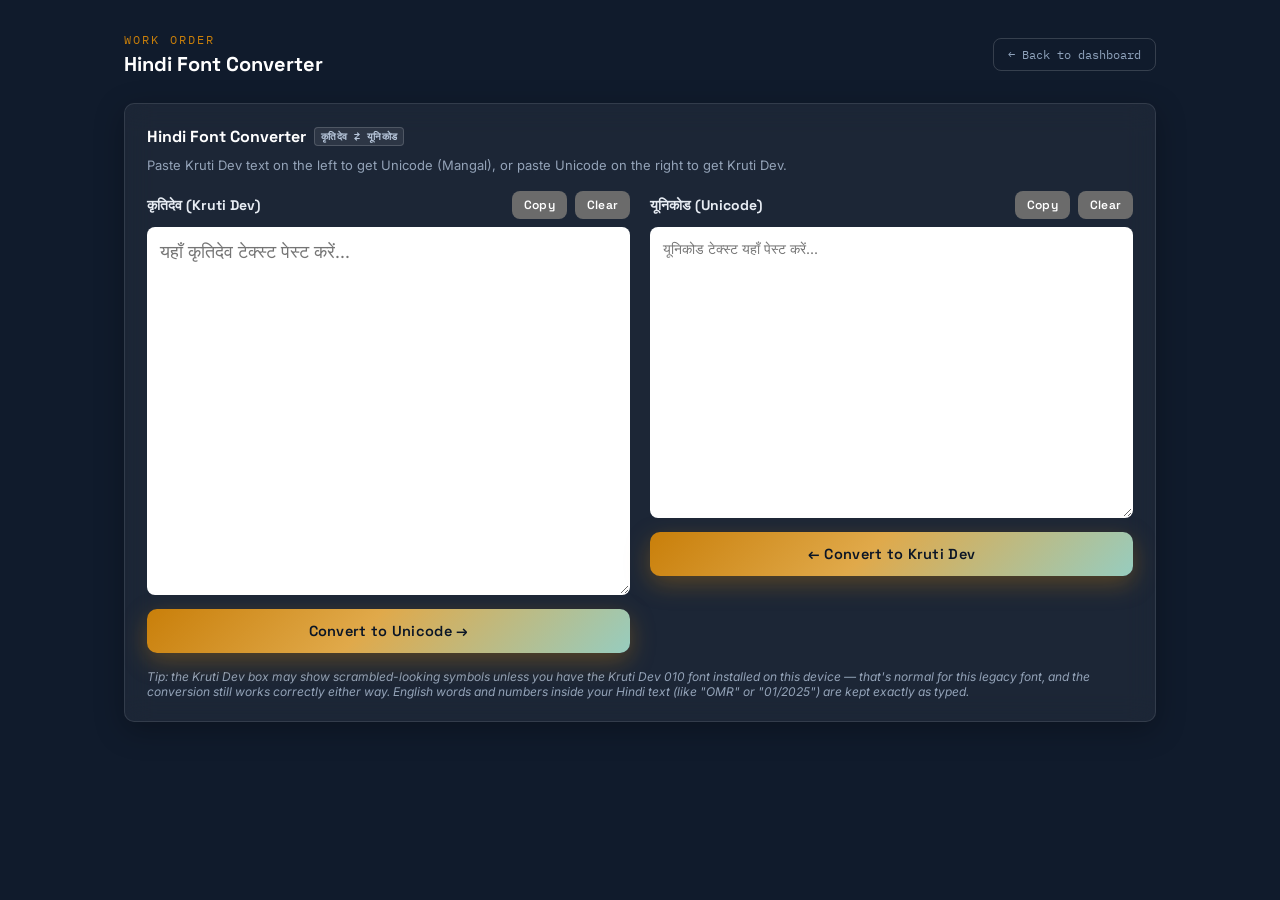
<file: hindi-converter.html>
<!DOCTYPE html>
<html lang="en">
<head>
<meta charset="UTF-8">
<meta name="viewport" content="width=device-width, initial-scale=1.0">
<title>Hindi Font Converter — Kruti Dev ⇄ Unicode</title>
<link rel="stylesheet" href="style.css">
<style>
  /* Standalone page shell — reuses the same dark "app-theme" look as the dashboard,
     without needing the login flow or any of the app.js dashboard logic. */
  body{
    background:#101B2C;
    min-height:100vh;
  }
  .standalone-wrap{
    max-width:1080px;
    margin:0 auto;
    padding:32px 24px 60px;
  }
  .standalone-topbar{
    display:flex;
    align-items:center;
    justify-content:space-between;
    margin-bottom:26px;
  }
  .standalone-topbar .brand{color:var(--amber);margin-bottom:4px;}
  .standalone-topbar h1{
    font-family:'Space Grotesk',sans-serif;
    font-size:20px;
    color:#fff;
    margin:0;
  }
  .back-link{
    font-family:'IBM Plex Mono',monospace;
    font-size:12px;
    color:#8FA3BC;
    text-decoration:none;
    border:1px solid rgba(255,255,255,.16);
    padding:8px 14px;
    border-radius:8px;
    transition:border-color .15s ease, color .15s ease;
  }
  .back-link:hover{border-color:#7C3AED;color:#fff;}
</style>
</head>
<body class="app-theme">

<div class="standalone-wrap">
  <div class="standalone-topbar">
    <div>
      <div class="brand">WORK ORDER</div>
      <h1>Hindi Font Converter</h1>
    </div>
    <a href="index.html" class="back-link">← Back to dashboard</a>
  </div>

  <div class="panel panel-tool">
    <h2>Hindi Font Converter <span class="tag">कृतिदेव ⇄ यूनिकोड</span></h2>
    <p class="tool-sub">Paste Kruti Dev text on the left to get Unicode (Mangal), or paste Unicode on the right to get Kruti Dev.</p>

    <div id="loadDiv1" style="display:none;"></div>
    <div id="loadDiv2" style="display:none;"></div>

    <div class="converter-grid">
      <div class="converter-col">
        <div class="converter-col-head">
          <span class="cc-label">कृतिदेव (Kruti Dev)</span>
          <span class="cc-actions">
            <button type="button" class="btn-secondary-small" onclick="copy_data_legacy()">Copy</button>
            <button type="button" class="btn-secondary-small" onclick="clear_data_legacy()">Clear</button>
          </span>
        </div>
        <textarea name="TextToConvert" id="legacy_text" rows="12" class="kd-font" placeholder="यहाँ कृतिदेव टेक्स्ट पेस्ट करें..."></textarea>
        <button type="button" class="btn-primary btn-gradient" style="width:100%;margin-top:10px;" onclick="convert_to_unicode();">Convert to Unicode →</button>
      </div>

      <div class="converter-col">
        <div class="converter-col-head">
          <span class="cc-label">यूनिकोड (Unicode)</span>
          <span class="cc-actions">
            <button type="button" class="btn-secondary-small" onclick="copy_data_unicode()">Copy</button>
            <button type="button" class="btn-secondary-small" onclick="clear_data_unicode()">Clear</button>
          </span>
        </div>
        <textarea name="ConvertedText" id="unicode_text" rows="12" placeholder="यूनिकोड टेक्स्ट यहाँ पेस्ट करें..."></textarea>
        <button type="button" class="btn-primary btn-gradient" style="width:100%;margin-top:10px;" onclick="Convert_to_Krutidev_010();">← Convert to Kruti Dev</button>
      </div>
    </div>

    <p class="tool-note">Tip: the Kruti Dev box may show scrambled-looking symbols unless you have the Kruti Dev 010 font installed on this device — that's normal for this legacy font, and the conversion still works correctly either way. English words and numbers inside your Hindi text (like "OMR" or "01/2025") are kept exactly as typed.</p>
  </div>
</div>

<script src="hindi-converter.js"></script>
<script>
  // Ripple effect on the tool's own buttons — same interaction as the rest of the site.
  const RIPPLE_SELECTOR = '.btn-primary, .btn-secondary, .btn-secondary-small';
  document.addEventListener('click', (e) => {
    const btn = e.target.closest(RIPPLE_SELECTOR);
    if (!btn) return;
    const rect = btn.getBoundingClientRect();
    const size = Math.max(rect.width, rect.height) * 2;
    const ripple = document.createElement('span');
    ripple.className = 'ripple-effect';
    ripple.style.width = ripple.style.height = `${size}px`;
    ripple.style.left = `${e.clientX - rect.left - size / 2}px`;
    ripple.style.top = `${e.clientY - rect.top - size / 2}px`;
    btn.appendChild(ripple);
    ripple.addEventListener('animationend', () => ripple.remove());
  });
</script>
</body>
</html>
</file>
<file: style.css>
@import url('https://fonts.googleapis.com/css2?family=Space+Grotesk:wght@500;600;700&family=Inter:wght@400;500;600&family=IBM+Plex+Mono:wght@500;600&display=swap');

:root{
  color-scheme: light;
  --ink:#1B1E23;
  --ink-soft:#2B2F36;
  --paper:#F6F3EC;
  --paper-line:#E1DACB;
  --slate:#5B6472;
  --amber:#C97F0A;
  --amber-bg:#FCEFD9;
  --green:#3E7A5C;
  --green-bg:#E4EFE8;
  --red:#B23A2E;
  --red-bg:#FBE7E4;
  --rose:#DB2777;
  --rose-bg:#FBE0EC;
  --blue2:#2563EB;
  --blue2-bg:#E0E7FF;
  --radius:10px;
  --shadow: 0 2px 10px rgba(27,30,35,0.08);

  /* Comment bubble variables - Light Theme */
  --comment-mine-bg: #EFEAFB;
  --comment-mine-border: #D9CCF5;
  --comment-mine-text: #1B1E23;
  --comment-mine-time: #6B7280;
  --comment-mine-author: #5B21B6;
  --comment-other-bg: #FFFFFF;
  --comment-other-border: #E1DACB;
  --comment-other-text: #1B1E23;
  --comment-other-time: #6B7280;
  --comment-other-author: #374151;
  --comment-attach-file-color: #4361EE;
  --comment-attach-file-bg: #F8FAFC;
  --comment-empty-color: #64748B;
}

*, *::before, *::after{box-sizing:border-box;}
html,body{
  margin:0;
  padding:0;
  width:100%;
}
@media (max-width:900px){
  body{
    overflow-x:hidden;
  }
}
body{
  background:var(--ink);
  font-family:'Inter',sans-serif;
  color:var(--ink);
  min-height:100vh;
}

.hidden{display:none !important;}

button{
  font-family:'Space Grotesk',sans-serif;
  cursor:pointer;
  border:none;
  border-radius:8px;
  font-weight:600;
  letter-spacing:0.02em;
  position:relative;
  overflow:hidden;
  transition:transform .16s ease, box-shadow .2s ease, border-color .16s ease, color .16s ease, background .2s ease;
}
button:active{transform:translateY(1px) !important;}
button:focus-visible, input:focus-visible, select:focus-visible, textarea:focus-visible{
  outline:2px solid var(--amber);
  outline-offset:2px;
}

input, select, textarea{
  font-family:'Inter',sans-serif;
  font-size:14px;
  padding:10px 12px;
  border:1px solid var(--paper-line);
  border-radius:8px;
  background:#fff;
  color:var(--ink);
  width:100%;
}
label{
  font-size:12px;
  font-weight:600;
  text-transform:uppercase;
  letter-spacing:.06em;
  color:var(--slate);
  display:block;
  margin-bottom:6px;
}
.field{margin-bottom:16px;}

.btn-primary{
  background:linear-gradient(135deg, #4361EE 0%, #7C3AED 100%);
  color:#fff;
  padding:11px 20px;
  font-size:14px;
  box-shadow:0 4px 16px rgba(67,97,238,.35);
}
.btn-primary:hover{
  transform:translateY(-2px);
  box-shadow:0 10px 26px rgba(67,97,238,.45), 0 0 22px rgba(124,58,237,.35);
}
.btn-secondary{
  background:transparent;
  color:var(--ink-soft);
  border:1px solid var(--paper-line);
  padding:10px 18px;
  font-size:14px;
}
.btn-secondary:hover{
  transform:translateY(-2px);
  border-color:#7C3AED;
  color:#4361EE;
  background:#efe9da;
  box-shadow:0 6px 18px rgba(67,97,238,.18);
}
.btn-danger-text{
  background:none;
  color:var(--red);
  font-size:12px;
  padding:4px 0;
  text-decoration:underline;
}
.btn-link{
  background:none;
  color:var(--amber);
  font-size:13px;
  padding:0;
}

/* ripple effect — applied to real action buttons via JS */
.ripple-effect{
  position:absolute;
  border-radius:50%;
  background:rgba(255,255,255,.55);
  transform:scale(0);
  animation:rippleAnim .55s ease-out;
  pointer-events:none;
}
@keyframes rippleAnim{
  to{transform:scale(1);opacity:0;}
}

/* ---------- Auth screen ---------- */
#auth-view{
  min-height:100vh;
  display:flex;
  align-items:center;
  justify-content:center;
  padding: calc(24px + var(--safe-top)) calc(24px + var(--safe-right)) calc(24px + var(--safe-bottom)) calc(24px + var(--safe-left));
}
.auth-card{
  background:var(--paper);
  width:100%;
  max-width:400px;
  border-radius:var(--radius);
  padding:36px 32px;
  box-shadow:0 20px 60px rgba(0,0,0,.35);
}
.brand{
  font-family:'IBM Plex Mono',monospace;
  letter-spacing:.18em;
  text-transform:uppercase;
  font-size:12px;
  color:var(--amber);
  margin-bottom:6px;
}
.auth-card h1{
  font-family:'Space Grotesk',sans-serif;
  font-size:26px;
  margin:0 0 22px 0;
}
.auth-toggle{
  margin-top:18px;
  font-size:13px;
  color:var(--slate);
  text-align:center;
}
.auth-error{
  color:var(--red);
  font-size:13px;
  margin-top:10px;
  min-height:16px;
}

/* ---------- App shell ---------- */
#app-view{min-height:100vh;background:var(--paper);}
.topbar{
  background:#FFFFFF;
  color:#0F172A;
  padding:18px 28px;
  display:flex;
  align-items:center;
  justify-content:space-between;
  position:sticky;
  top:0;
  z-index:90;
  border-bottom:1px solid var(--paper-line);
  box-shadow:0 2px 10px rgba(0,0,0,.05);
  transition:background .25s ease, border-color .25s ease;
}
.topbar .brand{color:var(--amber);}
.topbar h1, .topbar-left h1, #app-title{
  font-family:'Space Grotesk',sans-serif;
  font-size:19px;
  margin:2px 0 0 0;
  color:#0F172A;
}
.who, .topbar-greeting, #who-label{
  font-family:'IBM Plex Mono',monospace;
  font-size:12px;
  color:#64748B;
}
.topbar-right{display:flex;align-items:center;gap:10px;}
.topbar-right button{
  background:#FFFFFF;
  color:#0F172A;
  border:1px solid var(--paper-line);
  padding:8px 14px;
  font-size:13px;
  font-weight:500;
  border-radius:8px;
  transition:all .2s ease;
}
.topbar-right button:hover{
  background:#F1F5F9;
  border-color:#CBD5E1;
  color:#0F172A;
}
#fullscreen-btn, #theme-toggle-btn, #notif-bell-btn{
  width:38px;height:38px;
  padding:0;
  border-radius:50%;
  display:inline-flex;align-items:center;justify-content:center;
  font-size:15px;
}
#change-pw-btn{
  color:#0F172A;
}
#logout-btn{
  color:#DC2626 !important;
  border-color:rgba(220,38,38,0.25) !important;
  background:rgba(220,38,38,0.04) !important;
}
#logout-btn:hover{
  background:#DC2626 !important;
  color:#FFFFFF !important;
}

main{max-width:1080px;margin:0 auto;padding:28px;}

.panel{
  background:#fff;
  border:1px solid var(--paper-line);
  border-radius:var(--radius);
  padding:22px;
  margin-bottom:24px;
  box-shadow:var(--shadow);
}
.panel h2{
  font-family:'Space Grotesk',sans-serif;
  font-size:16px;
  margin:0 0 18px 0;
  display:flex;
  align-items:center;
  gap:8px;
}
.panel h2 .tag{
  font-family:'IBM Plex Mono',monospace;
  font-size:10px;
  color:var(--slate);
  background:var(--paper);
  border:1px solid var(--paper-line);
  padding:2px 6px;
  border-radius:4px;
  letter-spacing:.04em;
}

.row2{display:grid;grid-template-columns:1fr 1fr;gap:14px;}
.row3{display:grid;grid-template-columns:1.4fr 1fr 1fr auto;gap:14px;align-items:end;}
.row4{display:grid;grid-template-columns:1.2fr 0.9fr 0.9fr 1.3fr auto;gap:14px;align-items:end;}
@media (max-width:720px){.row2,.row3,.row4{grid-template-columns:1fr;}}

.toolbar{
  display:flex;
  gap:12px;
  flex-wrap:wrap;
  align-items:center;
  justify-content:space-between;
  margin-bottom:16px;
}
.filters{display:flex;gap:10px;}
.filters select{width:auto;padding:8px 10px;font-size:13px;}

table{width:100%;border-collapse:collapse;font-size:14px;}
thead th{
  text-align:left;
  font-family:'IBM Plex Mono',monospace;
  font-size:11px;
  text-transform:uppercase;
  letter-spacing:.05em;
  color:var(--slate);
  border-bottom:1px solid var(--paper-line);
  padding:8px 10px;
}
tbody td{
  padding:12px 10px;
  border-bottom:1px solid var(--paper-line);
  vertical-align:top;
}
tbody tr:last-child td{border-bottom:none;}
.empty-row td{
  text-align:center;
  color:var(--slate);
  padding:26px;
  font-style:italic;
}

.badge{
  font-family:'IBM Plex Mono',monospace;
  font-size:11px;
  font-weight:600;
  letter-spacing:.05em;
  text-transform:uppercase;
  padding:4px 9px;
  border-radius:20px;
  display:inline-block;
}
.badge.pending{background:var(--amber-bg);color:var(--amber);}
.badge.complete{background:var(--green-bg);color:var(--green);}
.badge.overdue{background:var(--red-bg);color:var(--red);}
.badge.assigned{background:var(--rose-bg);color:var(--rose);}
.badge.accepted{background:var(--blue2-bg);color:var(--blue2);}
.badge.in-progress{background:var(--amber-bg);color:var(--amber);}

/* ---------- Task tickets (employee view) ---------- */
.ticket-grid{display:grid;grid-template-columns:repeat(auto-fill,minmax(230px,1fr));gap:16px;}
.ticket{
  position:relative;
  background:var(--paper);
  border:1px dashed var(--paper-line);
  border-radius:8px;
  padding:20px 18px;
  overflow:hidden;
}
.ticket .stamp{
  position:absolute;
  top:14px;
  right:-8px;
  font-family:'IBM Plex Mono',monospace;
  font-size:11px;
  font-weight:700;
  letter-spacing:.08em;
  text-transform:uppercase;
  padding:5px 14px;
  border:2px solid currentColor;
  border-radius:4px;
  transform:rotate(8deg);
}
.ticket.readonly{opacity:0.6;border-style:solid;}
.ticket .assignee{
  font-family:'IBM Plex Mono',monospace;
  font-size:11px;
  text-transform:uppercase;
  letter-spacing:.05em;
  color:var(--slate);
  margin-bottom:6px;
}
.ticket .actions{display:flex;gap:8px;}
.ticket .actions button{flex:1;position:relative;overflow:hidden;}
.ticket .btn-secondary-small{
  background:transparent;
  color:var(--ink-soft);
  border:1px solid var(--paper-line);
  font-size:12px;
  padding:9px;
}
.ticket .btn-secondary-small:hover{
  background:#efe9da;
  transform:translateY(-2px);
  border-color:#7C3AED;
  box-shadow:0 6px 16px rgba(124,58,237,.25);
}
.ticket .stamp.pending{color:var(--amber);}
.ticket .stamp.complete{color:var(--green);}
.ticket .stamp.overdue{color:var(--red);}
.ticket h3{
  font-family:'Space Grotesk',sans-serif;
  font-size:16px;
  margin:0 30px 8px 0;
  padding-right:20px;
}
.ticket p.desc{
  font-size:13px;
  color:var(--ink-soft);
  margin:0 0 14px 0;
  line-height:1.5;
}
.ticket .meta{
  font-family:'IBM Plex Mono',monospace;
  font-size:11px;
  color:var(--slate);
  margin-bottom:14px;
}
.ticket .meta.overdue{color:var(--red);font-weight:600;}
.ticket button{width:100%;padding:9px;font-size:13px;}

/* ---------- Modal ---------- */
.modal-backdrop{
  position:fixed;inset:0;background:rgba(15,23,42,.6);
  backdrop-filter:blur(3px);
  display:flex;align-items:center;justify-content:center;padding:20px;z-index:120;
}
.modal{
  background:#FFFFFF;
  color:#0F172A;
  border:1px solid var(--paper-line);
  border-radius:var(--radius);
  padding:26px;
  width:100%;
  max-width:420px;
  box-shadow:0 24px 70px rgba(0,0,0,.18);
}
.modal h2{
  font-family:'Space Grotesk',sans-serif;
  margin:0 0 18px 0;
  font-size:18px;
  color:#0F172A;
}
.modal label{
  color:#475569;
}
.modal input,
.modal select,
.modal textarea{
  background:#FFFFFF;
  border:1px solid #CBD5E1;
  color:#0F172A;
  color-scheme: light;
}
.modal select option,
.modal select optgroup{
  background:#FFFFFF;
  color:#0F172A;
}
.modal input::placeholder,
.modal textarea::placeholder{
  color:#94A3B8;
}
.modal-actions{display:flex;justify-content:flex-end;gap:10px;margin-top:6px;}

body.app-theme .modal{
  background:#111C30 !important;
  color:#FFFFFF !important;
  border:1px solid rgba(255,255,255,0.12) !important;
  box-shadow:0 24px 70px rgba(0,0,0,.7) !important;
}
body.app-theme .modal h2{color:#FFFFFF !important;}
body.app-theme .modal label{color:#94A3B8 !important;}
body.app-theme .modal input,
body.app-theme .modal select,
body.app-theme .modal textarea{
  background:rgba(255,255,255,0.06) !important;
  border:1px solid rgba(255,255,255,0.16) !important;
  color:#FFFFFF !important;
  color-scheme: dark !important;
}
body.app-theme .modal select option,
body.app-theme .modal select optgroup{
  background:#16233A !important;
  color:#FFFFFF !important;
}
body.app-theme .modal input::placeholder,
body.app-theme .modal textarea::placeholder{
  color:#5F7188 !important;
}
body.app-theme .modal .btn-secondary{
  background:rgba(255,255,255,0.08) !important;
  color:#E2E8F0 !important;
  border:1px solid rgba(255,255,255,0.18) !important;
}

.msg{font-size:13px;margin-top:10px;min-height:14px;}
.msg.ok{color:var(--green);}
.msg.err{color:var(--red);}

.employee-list{list-style:none;margin:0;padding:0;}
.employee-list li{
  display:flex;justify-content:space-between;align-items:center;
  padding:10px 0;border-bottom:1px solid var(--paper-line);font-size:14px;
}
.employee-list li:last-child{border-bottom:none;}
.employee-list .e-email{color:var(--slate);font-size:12px;font-family:'IBM Plex Mono',monospace;}

.history-entry{
  padding:10px 0;
  border-bottom:1px solid var(--paper-line);
  font-size:13px;
  color:var(--ink);
}
.history-entry:last-child{border-bottom:none;}
.history-entry .h-type{
  font-family:'IBM Plex Mono',monospace;
  font-size:10px;
  text-transform:uppercase;
  letter-spacing:.05em;
  color:var(--amber);
  display:block;
  margin-bottom:3px;
}
.history-entry .h-time{color:var(--slate);font-size:11px;margin-top:2px;}

body.app-theme .history-entry{
  border-bottom-color:rgba(255,255,255,0.1) !important;
  color:#F1F5F9 !important;
}
body.app-theme .history-entry .h-time{
  color:#94A3B8 !important;
}
body.app-theme .history-entry strong{
  color:#FFFFFF !important;
}
.btn-text-small{
  background:none;
  border:none;
  color:var(--slate);
  font-size:12px;
  text-decoration:underline;
  padding:0;
}
.btn-text-small:hover{color:var(--ink);}

@media (max-width:600px){
  main{padding:16px;}
  .row3, .row4{grid-template-columns:1fr;}
}

/* =========================================================
   3D Employee ID Cards
   ========================================================= */
.id-card-grid{
  display:grid;
  grid-template-columns:repeat(4,1fr);
  gap:22px;
  perspective:1200px;
}
@media (max-width:1200px){
  .id-card-grid{grid-template-columns:repeat(3,1fr);}
}
@media (max-width:900px){
  .id-card-grid{grid-template-columns:repeat(2,1fr);}
}
@media (max-width:600px){
  .id-card-grid{grid-template-columns:1fr;}
}

.id-card{
  position:relative;
  border-radius:16px;
  padding:20px 20px 18px;
  min-height:220px;
  overflow:hidden;
  cursor:pointer;
  color:#fff;
  transform-style:preserve-3d;
  transition:transform .15s ease, box-shadow .25s ease;
  box-shadow:0 10px 30px rgba(0,0,0,.35), 0 2px 6px rgba(0,0,0,.2);
  isolation:isolate;
}
.id-card:hover{box-shadow:0 18px 44px rgba(0,0,0,.45), 0 4px 10px rgba(0,0,0,.25);}
.id-card:active{transform:scale(.99) !important;}

.id-card .ic-glare{
  position:absolute;inset:0;
  background:linear-gradient(120deg, rgba(255,255,255,.16) 0%, rgba(255,255,255,0) 35%);
  pointer-events:none;
  z-index:3;
}

/* ---- background animation layers (sit behind content) ---- */
.id-card .ic-bg{position:absolute;inset:0;z-index:0;overflow:hidden;}

.bg-mesh .ic-bg{
  background-size:200% 200%;
  animation:meshMove 9s ease-in-out infinite;
}
@keyframes meshMove{
  0%{background-position:0% 30%;}
  50%{background-position:100% 70%;}
  100%{background-position:0% 30%;}
}

.bg-blur .ic-bg::before, .bg-blur .ic-bg::after{
  content:"";
  position:absolute;
  border-radius:50%;
  filter:blur(28px);
  opacity:.55;
}
.bg-blur .ic-bg::before{
  width:160px;height:160px;background:rgba(255,255,255,.5);
  top:-50px;left:-40px;
  animation:blurFloat1 8s ease-in-out infinite;
}
.bg-blur .ic-bg::after{
  width:130px;height:130px;background:rgba(255,255,255,.35);
  bottom:-40px;right:-30px;
  animation:blurFloat2 10s ease-in-out infinite;
}
@keyframes blurFloat1{
  0%,100%{transform:translate(0,0);}
  50%{transform:translate(24px,18px);}
}
@keyframes blurFloat2{
  0%,100%{transform:translate(0,0);}
  50%{transform:translate(-20px,-16px);}
}

.bg-lights .ic-bg::before, .bg-lights .ic-bg::after{
  content:"";
  position:absolute;
  width:2px;height:140%;
  background:linear-gradient(180deg, rgba(255,255,255,0) 0%, rgba(255,255,255,.9) 50%, rgba(255,255,255,0) 100%);
  top:-20%;
  opacity:.7;
  filter:blur(1px);
}
.bg-lights .ic-bg::before{left:20%;animation:lightStreak 3.2s linear infinite;}
.bg-lights .ic-bg::after{left:70%;animation:lightStreak 4s linear infinite 1.2s;}
@keyframes lightStreak{
  0%{transform:translateY(-20%) rotate(12deg);opacity:0;}
  15%{opacity:.8;}
  85%{opacity:.8;}
  100%{transform:translateY(60%) rotate(12deg);opacity:0;}
}

/* ---- color themes ---- */
.theme-navy{background:linear-gradient(135deg,#0B1E3D,#173C68 60%,#0B1E3D);}
.theme-navy .ic-bg{background:radial-gradient(circle at 30% 30%, rgba(74,144,226,.55), transparent 55%),radial-gradient(circle at 75% 70%, rgba(11,30,61,.7), transparent 60%);}

.theme-glass{background:linear-gradient(135deg, rgba(255,255,255,.22), rgba(255,255,255,.06));backdrop-filter:blur(6px);color:#1B1E23;border:1px solid rgba(255,255,255,.4);}
.theme-glass .ic-bg{background:radial-gradient(circle at 30% 20%, rgba(255,255,255,.6), transparent 55%),radial-gradient(circle at 80% 80%, rgba(180,200,230,.4), transparent 60%);}
.theme-glass .drawer-value, .theme-glass .ic-row, .theme-glass .ic-name, .theme-glass .ic-designation{color:#1B1E23;}

.theme-neon-blue{background:linear-gradient(135deg,#020B14,#04263D 55%,#020B14);}
.theme-neon-blue .ic-bg{background:radial-gradient(circle at 25% 25%, rgba(0,224,255,.55), transparent 50%),radial-gradient(circle at 80% 75%, rgba(0,140,255,.4), transparent 55%);}
.theme-neon-blue{box-shadow:0 0 0 1px rgba(0,224,255,.35), 0 10px 30px rgba(0,0,0,.5);}

.theme-purple{background:linear-gradient(135deg,#2A0E4A,#5B2A9E 55%,#2A0E4A);}
.theme-purple .ic-bg{background:radial-gradient(circle at 30% 25%, rgba(198,132,255,.5), transparent 55%),radial-gradient(circle at 75% 75%, rgba(90,20,150,.55), transparent 60%);}

.theme-cyan{background:linear-gradient(135deg,#003A3F,#0A8C8C 55%,#003A3F);}
.theme-cyan .ic-bg{background:radial-gradient(circle at 30% 25%, rgba(90,255,235,.5), transparent 55%),radial-gradient(circle at 75% 75%, rgba(0,80,90,.55), transparent 60%);}

/* ---- card content ---- */
.id-card .ic-content{position:relative;z-index:2;display:flex;flex-direction:column;height:100%;align-items:center;text-align:center;}
.id-card .ic-top{width:100%;display:flex;justify-content:center;margin-bottom:12px;}
.id-card .ic-avatar{
  width:52px;height:52px;border-radius:50%;
  background:rgba(255,255,255,.18);
  border:1px solid rgba(255,255,255,.4);
  display:flex;align-items:center;justify-content:center;
  font-family:'Space Grotesk',sans-serif;font-weight:700;font-size:16px;
  letter-spacing:.02em;
}
.id-card .ic-remove{
  position:absolute;
  top:16px;right:16px;
  z-index:3;
  background:rgba(0,0,0,.25);
  color:#fff;
  border:1px solid rgba(255,255,255,.3);
  font-size:11px;
  padding:4px 9px;
  border-radius:20px;
}
.id-card .ic-remove:hover{background:rgba(178,58,46,.7);transform:translateY(-1px);}

.id-card .ic-code{
  font-family:'IBM Plex Mono',monospace;
  font-size:11.5px;
  letter-spacing:.08em;
  background:rgba(255,255,255,.14);
  border:1px solid rgba(255,255,255,.28);
  padding:3px 12px;
  border-radius:20px;
  margin-bottom:8px;
}
.id-card .ic-name{
  font-family:'Space Grotesk',sans-serif;
  font-size:18px;
  font-weight:700;
  margin-bottom:12px;
}
.id-card .ic-details{display:flex;flex-direction:column;align-items:flex-start;gap:5px;margin:0 auto;}
.id-card .ic-row{
  display:flex;
  align-items:center;
  gap:7px;
  font-size:12.5px;
  opacity:.92;
}
.id-card .ic-row .ic-icon{width:16px;text-align:center;flex-shrink:0;}
.id-card .ic-designation{font-weight:600;}
.id-card .ic-footer{margin-top:auto;padding-top:14px;display:flex;align-items:center;justify-content:center;gap:8px;font-size:11.5px;font-weight:600;letter-spacing:.04em;text-transform:uppercase;}
.ic-status-dot{width:8px;height:8px;border-radius:50%;background:#3FE07A;box-shadow:0 0 8px #3FE07A;animation:pulseDot 1.8s ease-in-out infinite;display:inline-block;flex-shrink:0;}
.ic-status-dot.offline{background:#8B95A5;box-shadow:none;animation:none;}
@keyframes pulseDot{0%,100%{opacity:1;}50%{opacity:.35;}}

/* ---- theme swatches (add-employee form) ---- */
.swatch-row{display:flex;gap:10px;margin-bottom:2px;}
.swatch{
  width:34px;height:34px;border-radius:50%;
  border:2px solid transparent;
  padding:0;
}
.swatch.theme-navy{background:linear-gradient(135deg,#0B1E3D,#4A90E2);}
.swatch.theme-glass{background:linear-gradient(135deg,#fff,#c9d6e8);border:2px solid #d8d2c2;}
.swatch.theme-neon-blue{background:linear-gradient(135deg,#04263D,#00E0FF);}
.swatch.theme-purple{background:linear-gradient(135deg,#2A0E4A,#C684FF);}
.swatch.theme-cyan{background:linear-gradient(135deg,#003A3F,#5AFFEB);}
.swatch.selected{border-color:var(--amber);box-shadow:0 0 0 2px #fff, 0 0 0 4px var(--amber);}

/* =========================================================
   Employee profile drawer
   ========================================================= */
.drawer-backdrop{
  position:fixed;inset:0;
  background:rgba(27,30,35,.55);
  backdrop-filter:blur(2px);
  z-index:99990;
  display:flex;
  justify-content:flex-end;
  transition:opacity .2s ease;
}
.drawer{
  width:100%;
  max-width:400px;
  height:100%;
  background:var(--paper);
  box-shadow:-20px 0 60px rgba(0,0,0,.35);
  display:flex;
  flex-direction:column;
  position:relative;
  animation:drawerIn .25s ease;
  overflow:hidden;
}
@keyframes drawerIn{
  from{transform:translateX(40px);opacity:0;}
  to{transform:translateX(0);opacity:1;}
}
.drawer-header{
  display:flex;
  align-items:center;
  justify-content:space-between;
  padding:14px 20px;
  border-bottom:1px solid var(--paper-line);
  background:var(--paper);
  flex-shrink:0;
}
.drawer-header-title{
  font-family:'Space Grotesk',sans-serif;
  font-size:15px;
  font-weight:700;
  color:var(--ink);
}
.drawer-close{
  position:static;
  background:none;
  border:none;
  font-size:24px;
  line-height:1;
  color:var(--slate);
  padding:0;
  width:44px;
  height:44px;
  min-width:44px;
  min-height:44px;
  display:inline-flex;
  align-items:center;
  justify-content:center;
  border-radius:8px;
  cursor:pointer;
  transition:all .15s ease;
}
.drawer-close:hover{
  color:var(--ink);
  background:rgba(0,0,0,0.05);
}
.drawer-body{
  flex:1;
  overflow-y:auto;
  overscroll-behavior:contain;
  padding:24px 26px calc(30px + var(--safe-bottom)) 26px;
}

.drawer-avatar{
  width:76px;height:76px;border-radius:50%;
  background:linear-gradient(135deg,#0B1E3D,#4A90E2);
  color:#fff;
  display:flex;align-items:center;justify-content:center;
  font-family:'Space Grotesk',sans-serif;font-weight:700;font-size:26px;
  margin-bottom:16px;
}
.drawer h2{
  font-family:'Space Grotesk',sans-serif;
  font-size:20px;
  margin:0 0 4px 0;
  color:var(--ink);
}
.drawer-sub{color:var(--slate);font-size:13px;margin-bottom:10px;}
.drawer-id-row{display:flex;align-items:center;gap:10px;margin-bottom:22px;}
.drawer-id{
  font-family:'IBM Plex Mono',monospace;
  font-size:12px;
  font-weight:600;
  background:#fff;
  color:#1E293B;
  border:1px solid var(--paper-line);
  padding:4px 9px;
  border-radius:6px;
}
.status-pill{
  display:inline-flex;align-items:center;gap:6px;
  font-size:11px;font-weight:600;text-transform:uppercase;letter-spacing:.05em;
  color:var(--green);
  background:var(--green-bg);
  padding:4px 10px;
  border-radius:20px;
}
.status-pill .status-dot{width:7px;height:7px;border-radius:50%;background:var(--green);}

.drawer-stats{
  display:grid;
  grid-template-columns:repeat(3,1fr);
  gap:10px;
  margin-bottom:22px;
}
.stat-box{
  background:#fff;
  border:1px solid var(--paper-line);
  border-radius:10px;
  padding:14px 8px;
  text-align:center;
  color:var(--ink);
}
.stat-value{
  font-family:'Space Grotesk',sans-serif;
  font-size:20px;
  font-weight:700;
  color:var(--ink);
}
.stat-label{
  font-size:10.5px;
  text-transform:uppercase;
  letter-spacing:.05em;
  color:var(--slate);
  margin-top:4px;
}

.drawer-section{margin-bottom:18px;}
.drawer-section label{
  margin-bottom:5px;
  font-size:11px;
  font-weight:600;
  text-transform:uppercase;
  letter-spacing:0.04em;
  color:var(--slate);
  display:block;
}
.drawer-section .hint{
  text-transform:none;
  font-weight:400;
  letter-spacing:0;
  color:var(--slate);
  font-size:11px;
  display:block;
  margin-top:2px;
}
.drawer-value{
  font-size:14px;
  font-weight:500;
  color:var(--ink);
}
.attendance-row{display:flex;align-items:center;gap:8px;margin-top:8px;}
.attendance-row input{
  width:90px;
  background:#FFFFFF;
  color:#1B1E23;
  border:1px solid #CBD5E1;
}
.attendance-row span{font-size:13px;color:var(--slate);}
.attendance-row button{
  white-space:nowrap;
  min-height:38px;
}

/* Dark theme overrides for Employee Profile Drawer */
body.app-theme .drawer-backdrop{
  background:rgba(0,0,0,.65);
}
body.app-theme .drawer{
  background:#111C30;
  border-left:1px solid rgba(255,255,255,.1);
  color:#FFFFFF;
}
body.app-theme .drawer-header{
  background:#0B1220;
  border-bottom-color:rgba(255,255,255,.1);
}
body.app-theme .drawer-header-title{
  color:#FFFFFF;
}
body.app-theme .drawer-close{
  color:#94A3B8;
}
body.app-theme .drawer-close:hover{
  color:#FFFFFF;
  background:rgba(255,255,255,0.08);
}
body.app-theme .drawer h2{
  color:#FFFFFF;
}
body.app-theme .drawer-sub{
  color:#94A3B8;
}
body.app-theme .drawer-id{
  background:rgba(255,255,255,0.08);
  border-color:rgba(255,255,255,0.18);
  color:#E2E8F0;
}
body.app-theme .status-pill{
  background:rgba(16,185,129,0.16);
  color:#5BE8A6;
}
body.app-theme .status-pill .status-dot{
  background:#5BE8A6;
}
body.app-theme .stat-box{
  background:rgba(255,255,255,0.05);
  border-color:rgba(255,255,255,0.1);
  color:#FFFFFF;
}
body.app-theme .stat-value{
  color:#FFFFFF;
}
body.app-theme .stat-label{
  color:#94A3B8;
}
body.app-theme .drawer-section label{
  color:#94A3B8;
}
body.app-theme .drawer-section .hint{
  color:#7E90A8;
}
body.app-theme .drawer-value{
  color:#FFFFFF;
}
body.app-theme .attendance-row input{
  background:rgba(255,255,255,0.06);
  border-color:rgba(255,255,255,0.18);
  color:#FFFFFF;
}
body.app-theme .attendance-row input::placeholder{
  color:#5F7188;
}
body.app-theme .attendance-row span{
  color:#94A3B8;
}
body.app-theme .attendance-row button{
  background:rgba(255,255,255,0.08);
  border-color:rgba(255,255,255,0.18);
  color:#FFFFFF;
}

@media (max-width:900px){
  .drawer-backdrop{
    z-index:99995 !important;
  }
  .drawer{
    max-width:100vw;
    width:100vw;
    height:100%;
    height:100dvh;
    border-radius:0;
    box-shadow:none;
  }
  .drawer-header{
    padding-top:calc(12px + var(--safe-top));
  }
}

/* =========================================================
   Notices & Announcements
   ========================================================= */
.checkbox-label{
  display:flex;align-items:center;gap:8px;
  font-weight:500;text-transform:none;letter-spacing:0;
  font-size:13px;color:var(--ink-soft);
  cursor:pointer;
}
.checkbox-label input{width:auto;padding:0;}

.notice-list{display:flex;flex-direction:column;gap:12px;}
.notice-card{
  position:relative;
  background:linear-gradient(135deg,#fff,#FBF8F0);
  border:1px solid var(--paper-line);
  border-left:4px solid var(--amber);
  border-radius:10px;
  padding:14px 16px;
}
.notice-card.pinned{
  border-left-color:#C93A3A;
  background:linear-gradient(135deg,#fff,#FDF1EF);
}
.notice-card .n-top{display:flex;justify-content:space-between;align-items:flex-start;gap:10px;}
.notice-card .n-title{
  font-family:'Space Grotesk',sans-serif;
  font-weight:700;
  font-size:14.5px;
  display:flex;align-items:center;gap:6px;
}
.notice-card .n-pin{font-size:12px;}
.notice-card .n-msg{
  font-size:13px;
  color:var(--ink-soft);
  margin-top:6px;
  line-height:1.5;
  white-space:pre-wrap;
}
.notice-card .n-meta{
  font-family:'IBM Plex Mono',monospace;
  font-size:10.5px;
  color:var(--slate);
  margin-top:8px;
}
.notice-card .n-delete{
  background:none;border:none;color:var(--red);font-size:12px;
  text-decoration:underline;padding:0;white-space:nowrap;
}
.notice-empty{color:var(--slate);font-style:italic;font-size:13px;}

/* =========================================================
   Employee mini ID card strip
   ========================================================= */
.employee-id-strip{margin-bottom:24px;}
.employee-id-strip .id-card{min-height:170px;cursor:pointer;}
.employee-id-strip .id-card:hover{box-shadow:0 18px 44px rgba(0,0,0,.45), 0 4px 10px rgba(0,0,0,.25);}
.mini-stats{display:flex;gap:16px;margin-top:auto;padding-top:10px;position:relative;z-index:2;}
.mini-stats .m-stat{text-align:left;}
.mini-stats .m-val{font-family:'Space Grotesk',sans-serif;font-weight:700;font-size:17px;}
.mini-stats .m-label{font-size:9.5px;text-transform:uppercase;letter-spacing:.05em;opacity:.8;}

/* =========================================================
   Redesigned task tickets (employee clipboard)
   ========================================================= */
.ticket{
  position:relative;
  background:#fff;
  border:1px solid var(--paper-line);
  border-radius:12px;
  padding:20px 18px 18px;
  overflow:hidden;
  box-shadow:0 4px 16px rgba(27,30,35,.06);
  transition:box-shadow .2s ease, transform .2s ease;
}
.ticket:hover{box-shadow:0 10px 26px rgba(27,30,35,.12);transform:translateY(-2px);}
.ticket::before{
  content:"";
  position:absolute;top:0;left:0;right:0;height:4px;
  background:linear-gradient(90deg,#C97F0A,#E0A94A);
}
.ticket.status-complete::before{background:linear-gradient(90deg,#3E7A5C,#6FBF95);}
.ticket.status-overdue::before{background:linear-gradient(90deg,#B23A2E,#E06A5C);}
.ticket.status-assigned::before{background:linear-gradient(90deg,#DB2777,#F472B6);}
.ticket.status-accepted::before{background:linear-gradient(90deg,#2563EB,#7C9CFF);}
.ticket.readonly{opacity:0.65;}

.ticket .stamp{
  position:absolute;
  top:14px;right:14px;
  font-family:'IBM Plex Mono',monospace;
  font-size:10.5px;
  font-weight:700;
  letter-spacing:.06em;
  text-transform:uppercase;
  padding:5px 12px;
  border-radius:20px;
  display:inline-flex;align-items:center;gap:5px;
  transform:none;
  border:none;
}
.ticket .stamp.pending{background:var(--amber-bg);color:var(--amber);}
.ticket .stamp.complete{background:var(--green-bg);color:var(--green);}
.ticket .stamp.overdue{background:var(--red-bg);color:var(--red);}
.ticket .stamp.assigned{background:var(--rose-bg);color:var(--rose);}
.ticket .stamp.accepted{background:var(--blue2-bg);color:var(--blue2);}
.ticket .stamp.in-progress{background:var(--amber-bg);color:var(--amber);}

.ticket .assignee{
  display:flex;align-items:center;gap:8px;
  font-family:'IBM Plex Mono',monospace;
  font-size:11px;
  text-transform:uppercase;
  letter-spacing:.05em;
  color:var(--slate);
  margin-bottom:10px;
  padding-right:80px;
}
.ticket .assignee .chip{
  width:22px;height:22px;border-radius:50%;
  background:linear-gradient(135deg,#0B1E3D,#4A90E2);
  color:#fff;
  display:flex;align-items:center;justify-content:center;
  font-family:'Space Grotesk',sans-serif;font-weight:700;font-size:10px;
  flex-shrink:0;
}
.ticket h3{margin-top:0;padding-right:0;}

/* =========================================================
   MODERN SAAS LOGIN — split panel
   ========================================================= */
#auth-view{min-height:100vh;padding:0;display:block;}
#auth-view{min-height:100vh;padding:0;display:block;}

.auth-shell{
  position:relative;
  min-height:100vh;
  overflow:hidden;
  background:radial-gradient(ellipse at 50% 0%, #0F2440 0%, #060C18 60%, #030509 100%);
}

/* ---- digital grid floor ---- */
.auth-bg-grid{
  position:absolute;inset:-10%;
  z-index:0;
  background-image:
    linear-gradient(rgba(120,170,220,.14) 1px, transparent 1px),
    linear-gradient(90deg, rgba(120,170,220,.14) 1px, transparent 1px);
  background-size:46px 46px;
  transform:perspective(700px) rotateX(58deg) translateY(0);
  transform-origin:top;
  mask-image:linear-gradient(to bottom, rgba(0,0,0,.9) 0%, transparent 62%);
  -webkit-mask-image:linear-gradient(to bottom, rgba(0,0,0,.9) 0%, transparent 62%);
  animation:gridDrift 12s linear infinite;
}
@keyframes gridDrift{
  from{background-position:0 0, 0 0;}
  to{background-position:0 46px, 46px 0;}
}

/* ---- animated gradient blobs ---- */
.auth-bg-blobs{position:absolute;inset:0;z-index:0;overflow:hidden;}
.blob{
  position:absolute;
  border-radius:50%;
  filter:blur(70px);
  opacity:.55;
}
.blob-amber{
  width:420px;height:420px;
  background:radial-gradient(circle, rgba(201,127,10,.55), transparent 70%);
  top:-100px;left:-80px;
  animation:blobFloatA 14s ease-in-out infinite;
}
.blob-cyan{
  width:380px;height:380px;
  background:radial-gradient(circle, rgba(0,224,255,.4), transparent 70%);
  bottom:-120px;left:38%;
  animation:blobFloatB 17s ease-in-out infinite;
}
.blob-violet{
  width:460px;height:460px;
  background:radial-gradient(circle, rgba(120,80,240,.4), transparent 70%);
  top:-60px;right:-140px;
  animation:blobFloatC 20s ease-in-out infinite;
}
@keyframes blobFloatA{
  0%,100%{transform:translate(0,0) scale(1);}
  50%{transform:translate(60px,50px) scale(1.12);}
}
@keyframes blobFloatB{
  0%,100%{transform:translate(0,0) scale(1);}
  50%{transform:translate(-50px,-30px) scale(1.08);}
}
@keyframes blobFloatC{
  0%,100%{transform:translate(0,0) scale(1);}
  50%{transform:translate(-40px,60px) scale(1.1);}
}

.auth-shell-inner{
  position:relative;
  z-index:2;
  min-height:100vh;
}
.auth-shell-single{
  display:flex;
  align-items:center;
  justify-content:center;
  padding:40px;
}

/* ---- decorative rotating 3D model, floating behind/beside the card ---- */
.auth-3d-decor{
  position:absolute;
  top:50%;left:50%;
  width:min(720px, 90vw);
  height:min(720px, 90vw);
  transform:translate(-50%,-50%);
  opacity:.5;
  pointer-events:none;
  mask-image:radial-gradient(circle at center, rgba(0,0,0,.9) 45%, transparent 72%);
  -webkit-mask-image:radial-gradient(circle at center, rgba(0,0,0,.9) 45%, transparent 72%);
}
.auth-3d-decor model-viewer{
  --poster-color:transparent;
  background-color:transparent;
}

/* ---- brand mark now lives on the glass card itself ---- */
.auth-card-brand{display:flex;align-items:center;gap:10px;margin-bottom:22px;}
.brand-mark-icon{
  display:inline-flex;align-items:center;justify-content:center;
  width:30px;height:30px;border-radius:8px;
  background:linear-gradient(135deg, var(--amber), #6FE0FF);
  color:#0A1526;
  font-size:15px;
  box-shadow:0 0 18px rgba(201,127,10,.5);
}
.auth-card-brand .brand{color:var(--amber);margin-bottom:0;display:block;}

/* ---- glassmorphism form panel ---- */
.auth-form-panel{
  position:relative;
  z-index:2;
  display:flex;
  align-items:center;
  justify-content:center;
}
.auth-card-glass{
  background:rgba(255,255,255,.08);
  backdrop-filter:blur(22px);
  -webkit-backdrop-filter:blur(22px);
  border:1px solid rgba(255,255,255,.16);
  width:100%;
  max-width:380px;
  border-radius:20px;
  padding:40px 34px;
  box-shadow:0 24px 70px rgba(0,0,0,.45), inset 0 1px 0 rgba(255,255,255,.12);
}
.auth-card-eyebrow{
  font-family:'IBM Plex Mono',monospace;
  font-size:11px;
  letter-spacing:.12em;
  text-transform:uppercase;
  color:#6FE0FF;
  margin-bottom:8px;
}
.auth-card-glass h1{
  font-family:'Space Grotesk',sans-serif;
  font-size:24px;
  color:#fff;
  margin:0 0 24px 0;
}
.auth-card-glass label{color:#A9BACF;}
.auth-card-glass input{
  background:rgba(255,255,255,.06);
  border:1px solid rgba(255,255,255,.18);
  color:#fff;
  border-radius:10px;
  padding:12px 14px;
  transition:border-color .15s ease, box-shadow .15s ease;
}
.auth-card-glass input::placeholder{color:#6E7E93;}
.auth-card-glass input:focus{
  border-color:var(--amber);
  box-shadow:0 0 0 3px rgba(201,127,10,.2);
  outline:none;
}
.auth-card-glass .auth-toggle{color:#8FA3BC;}
.auth-card-glass .auth-toggle .btn-link{color:#6FE0FF;}

/* ---- gradient button ---- */
.btn-gradient{
  background:linear-gradient(135deg, var(--amber) 0%, #E0A94A 45%, #6FE0FF 130%);
  color:#0A1526;
  border-radius:10px;
  padding:13px 20px;
  font-size:14.5px;
  box-shadow:0 8px 24px rgba(201,127,10,.35);
  transition:box-shadow .2s ease, transform .12s ease;
}
.btn-gradient:hover{box-shadow:0 10px 32px rgba(201,127,10,.5), 0 0 30px rgba(111,224,255,.25);}

@media (max-width:900px){
  .auth-3d-decor{width:80vw;height:80vw;opacity:.35;}
  .auth-bg-grid{opacity:.6;}
}
@media (max-width:480px){
  .auth-shell-single{padding:20px;}
  .auth-card-glass{padding:30px 24px;}
  .auth-3d-decor{opacity:.22;}
}

/* =========================================================
   Larger "assigned to" heading on tickets
   ========================================================= */
.ticket .assignee{
  font-size:15px;
  font-weight:700;
  letter-spacing:.01em;
  text-transform:none;
  color:var(--ink);
  padding-right:90px;
}
.ticket .assignee .chip{width:26px;height:26px;font-size:11px;}

/* =========================================================
   Team clipboard (Work Inbox) — now matches standard .panel
   styling (light/dark theme-responsive) like every other panel.
   The old forced dark navy + grid-texture background applied
   unconditionally in both themes and has been removed.
   ========================================================= */

/* =========================================================
   UNIFIED TECHY DASHBOARD THEME — boss + employee alike
   ========================================================= */
body.app-theme {
  color-scheme: dark;
  --ink: #FFFFFF;
  --ink-soft: #CBD5E1;
  --slate: #94A3B8;
  --paper: #0B1121;
  --paper-line: rgba(255, 255, 255, 0.12);
  color: #F1F5F9;

  /* Comment bubble variables - Dark Theme */
  --comment-mine-bg: rgba(124, 58, 237, 0.28);
  --comment-mine-border: rgba(124, 58, 237, 0.55);
  --comment-mine-text: #FFFFFF;
  --comment-mine-time: #D8B4FE;
  --comment-mine-author: #E9D5FF;
  --comment-other-bg: #16233A;
  --comment-other-border: rgba(255, 255, 255, 0.12);
  --comment-other-text: #F1F5F9;
  --comment-other-time: #94A3B8;
  --comment-other-author: #CBD5E1;
  --comment-attach-file-color: #93C5FD;
  --comment-attach-file-bg: rgba(255, 255, 255, 0.05);
  --comment-empty-color: #94A3B8;
}
body.app-theme #app-view{
  background:#0b1121;
  position:relative;
}
body.app-theme main{position:relative;z-index:1;}

body.app-theme .topbar{
  background:linear-gradient(180deg,#0A1120,#070B14);
  border-bottom:1px solid rgba(255,255,255,.08);
  box-shadow:0 4px 20px rgba(0,0,0,.5);
}
body.app-theme .topbar h1,
body.app-theme .topbar-left h1,
body.app-theme #app-title{
  color:#FFFFFF !important;
}
body.app-theme .topbar-greeting,
body.app-theme .topbar .who,
body.app-theme #who-label{
  color:#94A3B8 !important;
}
body.app-theme .topbar-right button{
  background:rgba(255,255,255,.08) !important;
  border:1px solid rgba(255,255,255,.18) !important;
  color:#FFFFFF !important;
}
body.app-theme .topbar-right button:hover{
  background:rgba(255,255,255,.15) !important;
  color:#FFFFFF !important;
  border-color:#8B5CF6 !important;
}
body.app-theme #change-pw-btn{
  color:#FFFFFF !important;
}
body.app-theme #logout-btn{
  color:#FCA5A5 !important;
  background:rgba(239,68,68,.12) !important;
  border-color:rgba(239,68,68,.35) !important;
}
body.app-theme #logout-btn:hover{
  background:#DC2626 !important;
  color:#FFFFFF !important;
}
body.app-theme .inbox-header h2,
body.app-theme .inbox-split-list h2,
body.app-theme .inbox-split-list .inbox-header h2,
body.app-theme .panel-clipboard .inbox-header h2{
  color:#FFFFFF !important;
}
body.app-theme .inbox-header .tag,
body.app-theme #my-task-count-side,
body.app-theme #my-task-count{
  background:rgba(255,255,255,.1) !important;
  border-color:rgba(255,255,255,.2) !important;
  color:#E2E8F0 !important;
}
body.app-theme .idc-empty,
body.app-theme #idc-empty-text{
  color:#94A3B8 !important;
}
body.app-theme .comment-text,
body.app-theme .idc-comment-text{
  color:#E2E8F0 !important;
}
body.app-theme .comment-author{
  color:#94A3B8 !important;
}

/* Comprehensive dark theme text contrast safety */
body.app-theme label,
body.app-theme .tool-sub,
body.app-theme .tool-note,
body.app-theme .notice-empty,
body.app-theme .file-picked-label,
body.app-theme .mf-storage-sub,
body.app-theme .my-file-note,
body.app-theme .storage-meter-footer,
body.app-theme .tu-label,
body.app-theme .idc-info-grid label,
body.app-theme .idc-meta-row,
body.app-theme .idc-counts-row,
body.app-theme .idc-meta-row .days-left,
body.app-theme .ticket .days-left,
body.app-theme .ticket .ticket-counts,
body.app-theme .team-status-taskcount,
body.app-theme .holiday-row .hr-date,
body.app-theme .holiday-row .hr-type,
body.app-theme .holiday-next .hn-date,
body.app-theme .cal-legend,
body.app-theme .cal-card-meta,
body.app-theme .cal-day-subtitle,
body.app-theme .calendar-weekdays,
body.app-theme .activity-meta,
body.app-theme .activity-day-header,
body.app-theme .settings-card-sub,
body.app-theme .settings-info-item label,
body.app-theme .ss-sub,
body.app-theme .panel > p,
body.app-theme .notif-message,
body.app-theme .notif-time{
  color:#94A3B8 !important;
}

body.app-theme .activity-text,
body.app-theme .idc-history-item,
body.app-theme .storage-table td,
body.app-theme .ticket .desc,
body.app-theme .notice-card .n-msg{
  color:#CBD5E1 !important;
}

body.app-theme .activity-text strong,
body.app-theme .cal-card-title,
body.app-theme .ticket h3,
body.app-theme .notice-card .n-title,
body.app-theme .holiday-row .hr-title,
body.app-theme .holiday-next .hn-name,
body.app-theme .team-status-name,
body.app-theme .idc-info-value,
body.app-theme .settings-info-item .val,
body.app-theme .sm-label,
body.app-theme .sec-name,
body.app-theme .mf-storage-info,
body.app-theme .pob-title,
body.app-theme .notif-title{
  color:#FFFFFF !important;
}

body.app-theme .panel,
body.app-theme .panel-alltasks,
body.app-theme .panel-assign,
body.app-theme [data-page-group="tasks"] .panel,
body.app-theme [data-page-group="storage"] .panel{
  background:rgba(255,255,255,.05) !important;
  border:1px solid rgba(255,255,255,.10) !important;
  backdrop-filter:blur(14px);
  box-shadow:0 8px 30px rgba(0,0,0,.28);
  color:#E7ECF3;
}
body.app-theme .panel h2{color:#fff;}
body.app-theme .panel h2 .tag{
  background:rgba(255,255,255,.08);
  border-color:rgba(255,255,255,.16);
  color:#B9C8DC;
}
body.app-theme .panel > p{color:#93A4BC;}

body.app-theme .notice-card{
  background:linear-gradient(135deg, rgba(255,255,255,.06), rgba(255,255,255,.02));
  border-color:rgba(255,255,255,.1);
  border-left-color:var(--amber);
}
body.app-theme .notice-card.pinned{border-left-color:#E06A5C;}
body.app-theme .notice-card .n-title{color:#fff;}
body.app-theme .notice-card .n-msg{color:#C3CEDD;}
body.app-theme .notice-card .n-meta{color:#7E90A8;}
body.app-theme .notice-card .n-delete{color:#FF9B8F;}

body.app-theme .ticket{
  background:rgba(255,255,255,.055);
  border:1px solid rgba(255,255,255,.1);
  color:#E7ECF3;
  box-shadow:0 6px 22px rgba(0,0,0,.28);
}
body.app-theme .ticket:hover{box-shadow:0 14px 34px rgba(0,0,0,.36);}
body.app-theme .ticket .assignee{color:#fff;}
body.app-theme .ticket .desc{color:#B7C3D4;}
body.app-theme .ticket .meta{color:#93A4BC;}
body.app-theme .ticket .meta.overdue{color:#FF8A7A;}
body.app-theme .ticket h3{color:#fff;}

body.app-theme #app-view .btn-secondary, body.app-theme #app-view .btn-secondary-small{
  background:rgba(255,255,255,.06);
  color:#E7ECF3;
  border-color:rgba(255,255,255,.18);
}
body.app-theme #app-view .btn-secondary:hover, body.app-theme #app-view .btn-secondary-small:hover{background:rgba(255,255,255,.12);}
body.app-theme #app-view .btn-text-small{color:#8FA3BC;}
body.app-theme #app-view .btn-text-small:hover{color:#fff;}
body.app-theme #app-view input, body.app-theme #app-view textarea, body.app-theme #app-view select{
  background:rgba(255,255,255,.06);
  border-color:rgba(255,255,255,.16);
  color:#fff;
  color-scheme: dark !important;
}
/* Native <option> popups ignore translucent/backdrop-blur backgrounds,
   so give them an explicit solid background — otherwise the white text
   from the rule above sits on the browser's default white popup. */
body.app-theme #app-view select option,
body.app-theme #app-view select optgroup{
  background:#16233A !important;
  color:#fff !important;
}
body.app-theme #app-view input::placeholder, body.app-theme #app-view textarea::placeholder{color:#5F7188;}
body.app-theme #app-view label{color:#8FA3BC;}
body.app-theme #app-view .checkbox-label{color:#C3CEDD;}
body.app-theme #app-view .msg.ok{color:#6FE0A6;}
body.app-theme #app-view .msg.err{color:#FF8A7A;}

/* ---- status pills: Pending / Complete / Overdue — neon glass style, used everywhere ---- */
body.app-theme .badge, body.app-theme .ticket .stamp{
  background:transparent;
  border:1px solid currentColor;
  box-shadow:0 0 12px currentColor;
}
body.app-theme .badge.pending, body.app-theme .ticket .stamp.pending{color:#F4B550;}
body.app-theme .badge.complete, body.app-theme .ticket .stamp.complete{color:#5BE8A6;}
body.app-theme .badge.overdue, body.app-theme .ticket .stamp.overdue{color:#FF8A7A;}
body.app-theme .badge.assigned, body.app-theme .ticket .stamp.assigned{color:#F472B6;}
body.app-theme .badge.accepted, body.app-theme .ticket .stamp.accepted{color:#7C9CFF;}
body.app-theme .badge.in-progress, body.app-theme .ticket .stamp.in-progress{color:#F4B550;}

/* ---- remove / delete controls — glassy danger pill ---- */
body.app-theme .id-card .ic-remove{
  background:rgba(255,255,255,.08);
  border-color:rgba(255,255,255,.22);
}
body.app-theme .id-card .ic-remove:hover{
  background:rgba(255,90,70,.18);
  border-color:#FF8A7A;
  color:#fff;
  box-shadow:0 0 14px rgba(255,90,70,.4);
}
body.app-theme .notice-card .n-delete:hover{color:#FFB3A6;}

/* ---- data table (All tasks) — techy variant ---- */
body.app-theme thead th{
  color:#8FA3BC;
  border-bottom:1px solid rgba(255,255,255,.12);
}
body.app-theme tbody td{
  border-bottom:1px solid rgba(255,255,255,.07);
  color:#E7ECF3;
}
body.app-theme tbody tr:hover td{background:rgba(255,255,255,.035);}
body.app-theme .empty-row td{color:#7E90A8;}
body.app-theme .filters select{
  background:rgba(255,255,255,.06);
  border:1px solid rgba(255,255,255,.16);
  color:#E7ECF3;
}
body.app-theme .employee-list li{border-bottom-color:rgba(255,255,255,.08);}
body.app-theme .employee-list .e-email{color:#8FA3BC;}

/* ---- "Assign a task" — SaaS-style form panel ---- */
.panel-assign{position:relative;overflow:hidden;}
.panel-assign::before{
  content:"";
  position:absolute;top:0;left:0;right:0;height:3px;
  background:linear-gradient(90deg,#4361EE,#7C3AED,#00E0FF);
}
.panel-assign h2 .tag{
  background:linear-gradient(135deg,#4361EE,#7C3AED);
  color:#fff;
  border:none;
}

/* ---- "All tasks" — techy data panel ---- */
.panel-alltasks{position:relative;overflow:hidden;}
.panel-alltasks::before{
  content:"";
  position:absolute;top:0;left:0;right:0;height:3px;
  background:linear-gradient(90deg,#00E0FF,#4361EE,#7C3AED);
}
.panel-alltasks table{border-radius:10px;overflow:hidden;}

/* staggered entrance for cards/tickets — the "wow" moment, both dashboards */
body.app-theme .ticket-grid .ticket,
body.app-theme .id-card-grid .id-card,
body.app-theme .notice-list .notice-card{
  animation:riseIn .5s ease both;
}
body.app-theme .ticket-grid .ticket:nth-child(1),
body.app-theme .notice-list .notice-card:nth-child(1),
body.app-theme .id-card-grid .id-card:nth-child(1){animation-delay:.02s;}
body.app-theme .ticket-grid .ticket:nth-child(2),
body.app-theme .notice-list .notice-card:nth-child(2),
body.app-theme .id-card-grid .id-card:nth-child(2){animation-delay:.08s;}
body.app-theme .ticket-grid .ticket:nth-child(3),
body.app-theme .notice-list .notice-card:nth-child(3),
body.app-theme .id-card-grid .id-card:nth-child(3){animation-delay:.14s;}
body.app-theme .ticket-grid .ticket:nth-child(4),
body.app-theme .id-card-grid .id-card:nth-child(4){animation-delay:.2s;}
body.app-theme .ticket-grid .ticket:nth-child(5),
body.app-theme .id-card-grid .id-card:nth-child(5){animation-delay:.26s;}
body.app-theme .ticket-grid .ticket:nth-child(6),
body.app-theme .id-card-grid .id-card:nth-child(6){animation-delay:.32s;}


@keyframes riseIn{
  from{opacity:0;transform:translateY(14px);}
  to{opacity:1;transform:translateY(0);}
}

@media (prefers-reduced-motion: reduce){
  .topbar, .bottom-nav, .status-bar-strip{transition:none !important;animation:none !important;}
  .auth-bg-grid, .blob, body.app-theme #app-view::before{animation:none;}
  body.app-theme .ticket-grid .ticket, body.app-theme .id-card-grid .id-card, body.app-theme .notice-list .notice-card{animation:none;}
}

/* =========================================================
   Hindi Font Converter tool (employee dashboard)
   ========================================================= */
.panel-tool .tool-sub{
  color:#5B6472;
  font-size:13px;
  margin-top:-8px;
  margin-bottom:18px;
}
.converter-grid{
  display:grid;
  grid-template-columns:1fr 1fr;
  gap:20px;
}
.converter-col-head{
  display:flex;
  align-items:center;
  justify-content:space-between;
  margin-bottom:8px;
}
.cc-label{
  font-family:'Space Grotesk',sans-serif;
  font-weight:700;
  font-size:14px;
}
.cc-actions{display:flex;gap:8px;flex-wrap:wrap;justify-content:flex-end;}
.cc-actions button{padding:6px 12px;font-size:12px;}
.converter-grid textarea{
  font-family:'Inter',sans-serif;
  font-size:14px;
  line-height:1.6;
  resize:vertical;
  min-height:160px;
}
.converter-grid textarea.kd-font{
  font-family:"Kruti Dev 010","Inter",sans-serif;
  font-size:18px;
}
.tool-note{
  font-size:12px;
  color:var(--slate);
  margin:16px 0 0 0;
  font-style:italic;
}

@media (max-width:720px){
  .converter-grid{grid-template-columns:1fr;}
}

/* dark-theme text colors for the tool panel, matching the rest of the app-theme */
body.app-theme .panel-tool .tool-sub,
body.app-theme .tool-note{color:#93A4BC;}

/* =========================================================
   Shared banner: daily motivation quote + Employee of the Month
   ========================================================= */
.hero-banner-row{
  display:grid;
  grid-template-columns:1.3fr 1fr;
  gap:20px;
  margin-bottom:24px;
}
.quote-banner{
  position:relative;
  overflow:hidden;
  background:linear-gradient(135deg,#1B2A4A,#2C1F4A 60%,#1B2A4A);
  border:1px solid rgba(255,255,255,.1);
  border-radius:14px;
  padding:22px 26px;
  color:#fff;
  box-shadow:0 8px 24px rgba(0,0,0,.25);
}
.quote-banner::before{
  content:"";
  position:absolute;inset:0;
  background:radial-gradient(circle at 15% 20%, rgba(201,127,10,.25), transparent 45%),
             radial-gradient(circle at 85% 80%, rgba(0,224,255,.18), transparent 45%);
  pointer-events:none;
}
.quote-mark{
  font-family:'Space Grotesk',sans-serif;
  font-size:44px;
  line-height:1;
  color:var(--amber);
  opacity:.5;
  margin-bottom:-14px;
}
.quote-text{
  position:relative;z-index:1;
  font-family:'Space Grotesk',sans-serif;
  font-size:18px;
  font-weight:600;
  line-height:1.5;
}
.quote-sub{
  position:relative;z-index:1;
  font-size:12.5px;
  color:#A9BACF;
  margin-top:8px;
}

.eom-banner{
  position:relative;
  overflow:hidden;
  background:linear-gradient(135deg,#3A2A0A,#5A3E0F 60%,#3A2A0A);
  border:1px solid rgba(255,197,84,.35);
  border-radius:14px;
  padding:22px 26px;
  color:#fff;
  box-shadow:0 8px 24px rgba(0,0,0,.25);
  display:flex;
  flex-direction:column;
  justify-content:center;
}
.eom-label{
  font-family:'IBM Plex Mono',monospace;
  font-size:11px;
  letter-spacing:.08em;
  text-transform:uppercase;
  color:#FFD37A;
  margin-bottom:8px;
}
.eom-body{
  font-family:'Space Grotesk',sans-serif;
  font-size:17px;
  font-weight:700;
}
.eom-body .eom-sub{
  display:block;
  font-family:'Inter',sans-serif;
  font-size:12.5px;
  font-weight:400;
  color:#E8C98A;
  margin-top:4px;
}

@media (max-width:800px){
  .hero-banner-row{grid-template-columns:1fr;}
}

/* =========================================================
   Analytics panel
   ========================================================= */
.stat-cards{
  display:grid;
  grid-template-columns:repeat(4,1fr);
  gap:16px;
  margin-bottom:24px;
}
.stat-card{
  background:#fff;
  border:1px solid var(--paper-line);
  border-radius:12px;
  padding:18px;
  display:flex;
  flex-direction:column;
  gap:4px;
  text-align:left;
}
.stat-card-icon-wrap{
  width:42px;height:42px;
  border-radius:50%;
  display:flex;align-items:center;justify-content:center;
  font-size:19px;
  margin-bottom:10px;
}
.stat-card-value{
  font-family:'Space Grotesk',sans-serif;
  font-weight:700;
  font-size:30px;
  line-height:1.1;
  color:var(--ink);
}
.stat-card-label{
  font-size:11.5px;
  text-transform:uppercase;
  letter-spacing:.04em;
  color:var(--slate);
  margin-top:2px;
}

.analytics-charts{
  display:grid;
  grid-template-columns:1fr 1fr;
  gap:18px;
}
.chart-box{
  background:#fff;
  border:1px solid var(--paper-line);
  border-radius:10px;
  padding:16px;
  height:270px;
  display:flex;
  flex-direction:column;
}
.chart-box h3{
  font-family:'Space Grotesk',sans-serif;
  font-size:13.5px;
  margin:0 0 12px 0;
  color:var(--ink-soft);
  flex-shrink:0;
}
.chart-box .chart-canvas-wrap{position:relative;flex:1;min-height:0;}
.chart-box canvas{max-height:100%;}
.chart-box-wide{grid-column:1 / -1;}

@media (max-width:800px){
  .stat-cards{grid-template-columns:repeat(2,1fr);}
  .analytics-charts{grid-template-columns:1fr;}
}

/* dark-theme versions (both dashboards now share app-theme, so these apply everywhere) */
body.app-theme .stat-card{background:rgba(255,255,255,.05);border-color:rgba(255,255,255,.1);color:#fff;}
body.app-theme .stat-card-value{color:#fff;}
body.app-theme .stat-card-label{color:#93A4BC;}
body.app-theme .chart-box{background:rgba(255,255,255,.05);border-color:rgba(255,255,255,.1);}
body.app-theme .chart-box h3{color:#E7ECF3;}

/* =========================================================
   Recurring task tag
   ========================================================= */
.recur-tag{
  display:inline-flex;align-items:center;gap:4px;
  font-family:'IBM Plex Mono',monospace;
  font-size:10px;
  text-transform:uppercase;
  letter-spacing:.04em;
  color:var(--slate);
  background:var(--paper);
  border:1px solid var(--paper-line);
  padding:2px 8px;
  border-radius:12px;
  margin-left:6px;
}
body.app-theme .recur-tag{
  color:#8FA3BC;
  background:rgba(255,255,255,.06);
  border-color:rgba(255,255,255,.14);
}

/* =========================================================
   Recurring tasks list (under the Assign a Task form)
   ========================================================= */
.recurring-section{margin-top:20px;padding-top:18px;border-top:1px solid var(--paper-line);}
.recurring-header{
  font-family:'Space Grotesk',sans-serif;
  font-weight:700;
  font-size:13.5px;
  display:flex;align-items:center;gap:8px;
  margin-bottom:12px;
}
.recurring-header .tag{
  font-family:'IBM Plex Mono',monospace;
  font-size:10px;
  color:var(--slate);
  background:var(--paper);
  border:1px solid var(--paper-line);
  padding:2px 6px;
  border-radius:4px;
}
.recurring-list{display:flex;flex-direction:column;gap:8px;}
.recurring-row{
  display:flex;
  align-items:center;
  justify-content:space-between;
  gap:10px;
  background:#fff;
  border:1px solid var(--paper-line);
  border-radius:8px;
  padding:9px 12px;
  font-size:13px;
}
.recurring-row.paused{opacity:.55;}
.recurring-row .rr-info{display:flex;flex-direction:column;gap:2px;}
.recurring-row .rr-title{font-weight:600;}
.recurring-row .rr-meta{
  font-family:'IBM Plex Mono',monospace;
  font-size:10.5px;
  color:var(--slate);
}
.recurring-row .rr-actions{display:flex;gap:8px;flex-shrink:0;}
.recurring-empty{color:var(--slate);font-style:italic;font-size:13px;}

body.app-theme .recurring-section{border-top-color:rgba(255,255,255,.1);}
body.app-theme .recurring-row{background:rgba(255,255,255,.05);border-color:rgba(255,255,255,.1);color:#fff;}
body.app-theme .recurring-row .rr-meta{color:#93A4BC;}
body.app-theme .recurring-header .tag{background:rgba(255,255,255,.08);border-color:rgba(255,255,255,.16);color:#B9C8DC;}

/* =========================================================
   Task comments modal (chat + attachments)
   ========================================================= */
.modal-wide{max-width:520px;}
.comments-list{
  max-height:340px;
  overflow-y:auto;
  display:flex;
  flex-direction:column;
  gap:10px;
  margin-bottom:14px;
  padding-right:4px;
}
.comment-bubble{
  background:var(--comment-other-bg);
  border:1px solid var(--comment-other-border);
  border-radius:10px;
  padding:10px 12px;
  max-width:88%;
  align-self:flex-start;
  color:var(--comment-other-text);
  box-shadow:0 1px 3px rgba(0,0,0,0.06);
}
.comment-bubble.mine{
  align-self:flex-end;
  background:var(--comment-mine-bg);
  border-color:var(--comment-mine-border);
  color:var(--comment-mine-text);
}
.comment-author{
  font-family:'IBM Plex Mono',monospace;
  font-size:10.5px;
  color:var(--comment-other-author);
  margin-bottom:4px;
  display:flex;
  justify-content:space-between;
  gap:10px;
}
.comment-bubble.mine .comment-author{
  color:var(--comment-mine-author);
}
.comment-time{
  color:var(--comment-other-time);
}
.comment-bubble.mine .comment-time{
  color:var(--comment-mine-time);
}
.comment-text{
  font-size:13.5px;
  line-height:1.5;
  color:var(--comment-other-text) !important;
  white-space:pre-wrap;
  word-break:break-word;
}
.comment-bubble.mine .comment-text{
  color:var(--comment-mine-text) !important;
}
.comment-attachment-img{
  display:block;
  max-width:100%;
  max-height:180px;
  border-radius:8px;
  margin-top:8px;
  border:1px solid var(--paper-line);
}
.comment-attachment-file{
  display:inline-block;
  margin-top:8px;
  font-size:13px;
  color:var(--comment-attach-file-color) !important;
  background:var(--comment-attach-file-bg);
  text-decoration:none;
  border:1px solid var(--paper-line);
  border-radius:8px;
  padding:6px 10px;
  font-weight:500;
}
.comment-attachment-file:hover{text-decoration:underline;}

.comment-attachment-preview{
  display:flex;
  align-items:center;
  gap:10px;
  font-size:12.5px;
  color:var(--slate);
  background:var(--paper);
  border:1px solid var(--paper-line);
  border-radius:8px;
  padding:6px 10px;
  margin-bottom:8px;
}
.comment-input-row{
  display:flex;
  gap:10px;
  align-items:center;
}
.comment-input-row textarea{
  flex:1;
  resize:vertical;
  min-height:44px;
  height:44px;
  box-sizing:border-box;
}
.comment-input-actions{
  display:flex;
  align-items:center;
  gap:8px;
}
.comment-attach-btn,
.idc-attach-btn{
  width:44px;
  height:44px;
  min-width:44px;
  min-height:44px;
  box-sizing:border-box;
  display:inline-flex;
  align-items:center;
  justify-content:center;
  cursor:pointer;
  border:1px solid #CBD5E1;
  background:#FFFFFF;
  border-radius:8px;
  font-size:19px;
  line-height:1;
  color:#1E293B;
  transition:all .15s ease;
  user-select:none;
}
.comment-attach-btn:hover,
.idc-attach-btn:hover{
  background:#F1F5F9;
  border-color:#94A3B8;
  color:#0F172A;
}
.comment-attach-btn:active,
.idc-attach-btn:active{
  background:#E2E8F0;
  transform:translateY(1px);
}
#comment-send-btn,
#idc-comment-send{
  min-height:44px;
  height:44px;
  box-sizing:border-box;
  padding:0 18px;
  display:inline-flex;
  align-items:center;
  justify-content:center;
}

body.app-theme .comment-attach-btn,
body.app-theme .idc-attach-btn{
  background:rgba(255,255,255,0.08);
  border:1px solid rgba(255,255,255,0.2);
  color:#FFFFFF;
}
body.app-theme .comment-attach-btn:hover,
body.app-theme .idc-attach-btn:hover{
  background:rgba(255,255,255,0.14);
  border-color:#8B5CF6;
  color:#FFFFFF;
}
body.app-theme .comment-attach-btn:active,
body.app-theme .idc-attach-btn:active{
  background:rgba(255,255,255,0.2);
}

/* =========================================================
   My Files (employee personal locker)
   ========================================================= */
.my-files-grid{
  display:grid;
  grid-template-columns:repeat(auto-fill,minmax(210px,1fr));
  gap:14px;
}
.my-file-card{
  position:relative;
  background:#fff;
  border:1px solid var(--paper-line);
  border-radius:10px;
  padding:12px;
  display:flex;
  flex-direction:column;
  gap:8px;
}
.my-file-thumb{
  width:100%;
  height:110px;
  object-fit:cover;
  border-radius:8px;
  display:block;
}
.my-file-icon{
  width:100%;
  height:110px;
  display:flex;
  align-items:center;
  justify-content:center;
  font-size:38px;
  background:var(--paper);
  border-radius:8px;
  text-decoration:none;
}
.my-file-info{display:flex;flex-direction:column;gap:2px;}
.my-file-name{
  font-size:13px;
  font-weight:600;
  white-space:nowrap;
  overflow:hidden;
  text-overflow:ellipsis;
}
.my-file-note{font-size:12px;color:var(--slate);}
.my-file-date{
  font-family:'IBM Plex Mono',monospace;
  font-size:10.5px;
  color:#9AA3AF;
}
.my-file-card button[data-delete-file]{align-self:flex-start;}

/* dark-theme versions, scoped to the dashboard only (not modals) */
body.app-theme #app-view .my-file-card{
  background:rgba(255,255,255,.05);
  border-color:rgba(255,255,255,.1);
}
body.app-theme #app-view .my-file-icon{background:rgba(255,255,255,.06);}
body.app-theme #app-view .my-file-name{color:#fff;}
body.app-theme #app-view .my-file-note{color:#B7C3D4;}
body.app-theme #app-view .my-file-date{color:#7E90A8;}

/* =========================================================
   Team Status panel (employee dashboard)
   ========================================================= */
.team-status-list{display:flex;flex-direction:column;gap:8px;}
.team-status-row{
  display:flex;
  align-items:center;
  gap:10px;
  background:#fff;
  border:1px solid var(--paper-line);
  border-radius:8px;
  padding:9px 12px;
  cursor:pointer;
  transition:background .15s ease, transform .15s ease;
}
.team-status-row:hover{background:rgba(67,97,238,.08);transform:translateX(2px);}
.team-status-row .chip{
  width:26px;height:26px;border-radius:50%;
  background:linear-gradient(135deg,#0B1E3D,#4A90E2);
  color:#fff;
  display:flex;align-items:center;justify-content:center;
  font-family:'Space Grotesk',sans-serif;font-weight:700;font-size:11px;
  flex-shrink:0;
}
.team-status-name{font-size:13.5px;font-weight:600;flex:1;}
.team-status-badge{
  display:inline-flex;align-items:center;gap:6px;
  font-family:'IBM Plex Mono',monospace;
  font-size:11px;
  color:var(--slate);
}
.team-status-badge.online{color:#2E9E5B;font-weight:600;}

body.app-theme #app-view .team-status-row{background:rgba(255,255,255,.05);border-color:rgba(255,255,255,.1);}
body.app-theme #app-view .team-status-name{color:#fff;}
body.app-theme #app-view .team-status-badge{color:#93A4BC;}
body.app-theme #app-view .team-status-badge.online{color:#5BE8A6;}

/* =========================================================
   Employee dashboard top grid (main + right-side Holiday widget)
   ========================================================= */
.emp-top-grid{
  display:grid;
  grid-template-columns:1fr 320px;
  gap:24px;
  align-items:stretch;
  margin-bottom:24px;
}
.emp-top-main .panel, .emp-top-main .id-card-grid{margin-bottom:0;}
.emp-top-main{display:flex;flex-direction:column;gap:24px;}
.emp-top-side{display:flex;flex-direction:column;}
.emp-top-side .panel{margin-bottom:0;}
.holiday-panel{display:flex;flex-direction:column;height:100%;}
.holiday-panel .holiday-list{flex:1;}
.holiday-view-all-btn{width:100%;margin-top:12px;}
.emp-top-side .panel{margin-bottom:0;}

@media (max-width:900px){
  .emp-top-grid{grid-template-columns:1fr;}
}

/* =========================================================
   Holiday widget
   ========================================================= */
.holiday-next{
  background:linear-gradient(135deg,#4361EE,#7C3AED);
  color:#fff;
  border-radius:10px;
  padding:14px 16px;
  margin-bottom:14px;
  font-size:14px;
  line-height:1.4;
}
.holiday-next .hn-days{
  font-family:'Space Grotesk',sans-serif;
  font-weight:700;
  font-size:20px;
  display:block;
  margin-bottom:2px;
}
.holiday-next .hn-name{font-size:13px;opacity:.95;}
.holiday-next .hn-date{
  font-family:'IBM Plex Mono',monospace;
  font-size:11px;
  opacity:.85;
  margin-top:4px;
  display:block;
}

.holiday-list{
  max-height:360px;
  overflow-y:auto;
  display:flex;
  flex-direction:column;
  gap:8px;
  padding-right:4px;
}
.holiday-row{
  display:flex;
  align-items:center;
  gap:10px;
  background:var(--paper);
  border:1px solid var(--paper-line);
  border-left:3px solid var(--amber);
  border-radius:8px;
  padding:8px 10px;
}
.holiday-row.restricted{border-left-color:#4361EE;}
.holiday-row.weekly{border-left-color:#9AA3AF;opacity:.85;}
.holiday-row .hr-date{
  font-family:'IBM Plex Mono',monospace;
  font-size:11px;
  color:var(--slate);
  white-space:nowrap;
  min-width:66px;
}
.holiday-row .hr-info{display:flex;flex-direction:column;gap:1px;min-width:0;}
.holiday-row .hr-name{
  font-size:12.5px;
  font-weight:600;
  white-space:nowrap;
  overflow:hidden;
  text-overflow:ellipsis;
}
.holiday-row .hr-type{
  font-size:10px;
  color:var(--slate);
  text-transform:uppercase;
  letter-spacing:.04em;
}

body.app-theme #app-view .holiday-row{
  background:rgba(255,255,255,.05);
  border-color:rgba(255,255,255,.1);
  border-left-color:var(--amber);
}
body.app-theme #app-view .holiday-row.restricted{border-left-color:#7C9CFF;}
body.app-theme #app-view .holiday-row.weekly{border-left-color:#6B7A8F;}
body.app-theme #app-view .holiday-row .hr-date{color:#93A4BC;}
body.app-theme #app-view .holiday-row .hr-name{color:#fff;}
body.app-theme #app-view .holiday-row .hr-type{color:#7E90A8;}

/* =========================================================
   Full task history modal
   ========================================================= */
.full-tasks-list{
  max-height:400px;
  overflow-y:auto;
  display:flex;
  flex-direction:column;
  gap:8px;
  margin-bottom:14px;
  padding-right:4px;
}
.full-task-row{
  display:flex;
  align-items:center;
  gap:10px;
  background:var(--paper);
  border:1px solid var(--paper-line);
  border-left:3px solid var(--amber);
  border-radius:8px;
  padding:10px 12px;
}
.full-task-row.complete{border-left-color:var(--green);}
.full-task-row.overdue{border-left-color:var(--red);}
.full-task-row.assigned{border-left-color:var(--rose);}
.full-task-row.accepted{border-left-color:var(--blue2);}
.full-task-row.in-progress{border-left-color:var(--amber);}
.full-task-row .ftr-info{flex:1;min-width:0;}
.full-task-row .ftr-title{
  font-size:13.5px;
  font-weight:600;
  white-space:nowrap;
  overflow:hidden;
  text-overflow:ellipsis;
}
.full-task-row .ftr-meta{
  font-family:'IBM Plex Mono',monospace;
  font-size:10.5px;
  color:var(--slate);
  margin-top:2px;
}
.full-task-row .ftr-badge{
  font-family:'IBM Plex Mono',monospace;
  font-size:10px;
  font-weight:600;
  text-transform:uppercase;
  letter-spacing:.04em;
  padding:3px 9px;
  border-radius:20px;
  white-space:nowrap;
  flex-shrink:0;
}
.full-task-row.pending .ftr-badge{background:var(--amber-bg);color:var(--amber);}
.full-task-row.complete .ftr-badge{background:var(--green-bg);color:var(--green);}
.full-task-row.overdue .ftr-badge{background:var(--red-bg);color:var(--red);}
.full-task-row.assigned .ftr-badge{background:var(--rose-bg);color:var(--rose);}
.full-task-row.accepted .ftr-badge{background:var(--blue2-bg);color:var(--blue2);}
.full-task-row.in-progress .ftr-badge{background:var(--amber-bg);color:var(--amber);}
.full-tasks-empty{color:var(--slate);font-style:italic;font-size:13px;}

body.app-theme .full-task-row{
  background:rgba(255,255,255,0.05);
  border-color:rgba(255,255,255,0.1);
  color:#FFFFFF;
}
body.app-theme .full-task-row .ftr-title{
  color:#FFFFFF;
}
body.app-theme .full-task-row .ftr-meta{
  color:#94A3B8;
}
body.app-theme .full-tasks-empty{
  color:#94A3B8;
}

/* =========================================================
   Work Inbox (employee dashboard task view)
   ========================================================= */
.inbox-header{
  display:flex;
  align-items:center;
  justify-content:space-between;
  flex-wrap:wrap;
  gap:10px;
  margin-bottom:16px;
}
.inbox-header h2{margin:0;}
.inbox-scope-toggle{
  display:flex;
  background:var(--paper);
  border:1px solid var(--paper-line);
  border-radius:20px;
  padding:3px;
}
.inbox-scope-btn{
  background:transparent;
  border:none;
  padding:6px 14px;
  font-size:12.5px;
  font-weight:600;
  color:var(--slate);
  border-radius:16px;
}
.inbox-scope-btn.active{background:var(--ink);color:#fff;}

.inbox-tabs{
  display:flex;
  gap:8px;
  flex-wrap:wrap;
  margin-bottom:18px;
}
.inbox-tab{
  background:var(--paper);
  border:1px solid var(--paper-line);
  border-radius:20px;
  padding:8px 14px;
  font-size:12.5px;
  font-weight:600;
  color:var(--ink-soft);
  display:flex;align-items:center;gap:6px;
}
.inbox-tab.active{
  background:linear-gradient(135deg,#4361EE,#7C3AED);
  color:#fff;
  border-color:transparent;
}
.inbox-tab-count{
  font-family:'IBM Plex Mono',monospace;
  font-size:10.5px;
  background:rgba(0,0,0,.08);
  padding:1px 7px;
  border-radius:10px;
}
.inbox-tab.active .inbox-tab-count{background:rgba(255,255,255,.25);}

body.app-theme #app-view .inbox-scope-toggle{background:rgba(255,255,255,.05);border-color:rgba(255,255,255,.1);}
body.app-theme #app-view .inbox-scope-btn{color:#93A4BC;}
body.app-theme #app-view .inbox-scope-btn.active{background:#fff;color:#111;}
body.app-theme #app-view .inbox-tab{background:rgba(255,255,255,.05);border-color:rgba(255,255,255,.1);color:#C3CEDD;}
body.app-theme #app-view .inbox-tab-count{background:rgba(255,255,255,.1);}

/* =========================================================
   Notification bell + dropdown panel
   ========================================================= */
.notif-bell-wrap{position:relative;}
#notif-bell-btn{
  position:relative;
  overflow:visible;
  background:transparent;
  border:1px solid #454B55;
  color:var(--paper);
  width:38px;height:38px;
  min-width:38px;min-height:38px;
  padding:0;
  border-radius:50%;
  display:inline-flex;align-items:center;justify-content:center;
  font-size:15px;
}
#notif-bell-btn:hover{background:var(--ink-soft);}
.notif-badge{
  position:absolute;
  top:-5px;
  right:-6px;
  background:var(--red);
  color:#fff;
  font-family:'IBM Plex Mono',monospace;
  font-size:11px;
  font-weight:700;
  line-height:1;
  min-width:18px;
  height:18px;
  padding:0 5px;
  border-radius:999px;
  display:flex;
  align-items:center;
  justify-content:center;
  box-sizing:border-box;
  border:2px solid #FFFFFF;
  pointer-events:none;
}

body.app-theme .notif-badge{
  border-color:#0A1120;
}

.notif-panel{
  position:absolute;
  top:calc(100% + 10px);
  right:0;
  width:380px;
  max-width:92vw;
  background:#fff;
  border:1px solid var(--paper-line);
  border-radius:12px;
  box-shadow:0 20px 50px rgba(0,0,0,.3);
  z-index:90;
  overflow:hidden;
  display:flex;
  flex-direction:column;
}
.notif-panel-header{
  display:flex;
  align-items:center;
  justify-content:space-between;
  padding:12px 16px;
  border-bottom:1px solid var(--paper-line);
}
.notif-panel-header h3{
  font-family:'Space Grotesk',sans-serif;
  font-size:15px;
  margin:0;
}
.notif-panel-actions{
  display:flex;
  align-items:center;
  gap:8px;
}
.notif-panel-actions .btn-text-small{
  padding:6px 8px;
  min-height:32px;
  cursor:pointer;
}
.notif-clear-btn{
  color:var(--red) !important;
}
.notif-clear-btn:hover{
  opacity:0.85;
}

/* Tabs */
.notif-tabs{
  display:flex;
  border-bottom:1px solid var(--paper-line);
  background:var(--paper);
}
.notif-tab{
  flex:1;
  min-height:44px;
  background:none;
  border:none;
  border-bottom:2px solid transparent;
  font-size:13px;
  font-weight:600;
  color:var(--slate);
  cursor:pointer;
  display:flex;
  align-items:center;
  justify-content:center;
  gap:6px;
  padding:8px 12px;
  transition:all .15s ease;
}
.notif-tab.active{
  color:var(--ink);
  border-bottom-color:var(--ink);
  background:#fff;
}
.notif-tab-count{
  background:var(--red);
  color:#fff;
  font-size:10px;
  font-weight:700;
  padding:1px 6px;
  border-radius:999px;
  min-width:16px;
  line-height:1.2;
}

.notif-list{
  max-height:380px;
  overflow-y:auto;
  overscroll-behavior:contain;
}
.notif-day-header{
  padding:8px 16px;
  font-size:11px;
  font-weight:700;
  text-transform:uppercase;
  letter-spacing:0.5px;
  color:var(--slate);
  background:var(--paper);
  border-bottom:1px solid var(--paper-line);
}
.notif-row{
  display:flex;
  align-items:flex-start;
  gap:10px;
  padding:12px 14px;
  min-height:56px;
  border-bottom:1px solid var(--paper-line);
  cursor:pointer;
  transition:background .12s ease;
  position:relative;
  box-sizing:border-box;
}
.notif-row:last-child{border-bottom:none;}
.notif-row:hover{background:var(--paper);}
.notif-row.unread{background:#F3F0FC;}
.notif-row.unread:hover{background:#EAE4FA;}
.notif-icon{font-size:16px;flex-shrink:0;line-height:1.4;margin-top:2px;}
.notif-info{min-width:0;flex:1;}
.notif-title{font-size:13px;font-weight:700;color:var(--ink);padding-right:24px;}
.notif-message{font-size:12.5px;color:var(--ink-soft);margin-top:2px;word-break:break-word;}
.notif-time{
  font-family:'IBM Plex Mono',monospace;
  font-size:10.5px;
  color:var(--slate);
  margin-top:4px;
}
.notif-delete-btn{
  position:absolute;
  top:8px;
  right:8px;
  width:44px;
  height:44px;
  min-width:44px;
  min-height:44px;
  background:transparent;
  border:none;
  border-radius:6px;
  color:var(--slate);
  font-size:16px;
  display:flex;
  align-items:center;
  justify-content:center;
  cursor:pointer;
  padding:0;
  opacity:0.6;
  transition:opacity .15s, background .15s;
}
.notif-delete-btn:hover{
  opacity:1;
  background:rgba(239,68,68,0.12);
  color:var(--red);
}
.notif-footer{
  padding:10px 16px;
  border-top:1px solid var(--paper-line);
  text-align:center;
  background:var(--paper);
}
.notif-load-more-btn{
  width:100%;
  min-height:44px;
  border:1px solid var(--paper-line);
  background:#fff;
  color:var(--ink);
  font-weight:600;
  font-size:13px;
  border-radius:8px;
  cursor:pointer;
  display:flex;
  align-items:center;
  justify-content:center;
}
.notif-load-more-btn:hover{
  background:var(--paper);
}
.notif-empty{padding:28px 16px;text-align:center;color:var(--slate);font-style:italic;font-size:13px;}

body.app-theme .notif-panel{background:#16233A;border-color:rgba(255,255,255,.12);box-shadow:0 20px 50px rgba(0,0,0,.6);}
body.app-theme .notif-panel-header{border-bottom-color:rgba(255,255,255,.1);}
body.app-theme .notif-panel-header h3{color:#fff;}
body.app-theme .notif-tabs{background:#0F1826;border-bottom-color:rgba(255,255,255,.1);}
body.app-theme .notif-tab{color:#94A3B8;}
body.app-theme .notif-tab.active{background:#16233A;color:#fff;border-bottom-color:#8B5CF6;}
body.app-theme .notif-day-header{background:#0F1826;color:#94A3B8;border-bottom-color:rgba(255,255,255,.08);}
body.app-theme .notif-row{border-bottom-color:rgba(255,255,255,.08);}
body.app-theme .notif-row:hover{background:rgba(255,255,255,.04);}
body.app-theme .notif-row.unread{background:rgba(124,58,237,.16);}
body.app-theme .notif-row.unread:hover{background:rgba(124,58,237,.24);}
body.app-theme .notif-title{color:#fff;}
body.app-theme .notif-message{color:#C3CEDD;}
body.app-theme .notif-time{color:#7E90A8;}
body.app-theme .notif-delete-btn{color:#94A3B8;}
body.app-theme .notif-footer{background:#0F1826;border-top-color:rgba(255,255,255,.1);}
body.app-theme .notif-load-more-btn{background:#16233A;border-color:rgba(255,255,255,.15);color:#fff;}
body.app-theme .notif-load-more-btn:hover{background:rgba(255,255,255,.06);}

@media (max-width:480px){
  .notif-panel{
    position:fixed;
    top:60px;
    right:0;
    left:0;
    width:100vw;
    max-width:100vw;
    border-radius:0 0 16px 16px;
    border-left:none;
    border-right:none;
    max-height:calc(100vh - 60px);
    box-shadow:0 12px 30px rgba(0,0,0,.45);
    z-index:9999;
  }
  .notif-list{
    max-height:calc(100vh - 220px);
  }
  .notif-row{
    padding:12px 14px;
    min-height:56px;
  }
}

/* =========================================================
   Push notification toggle (inside the notification panel)
   ========================================================= */
.notif-push-toggle{
  display:block;
  width:100%;
  background:var(--paper);
  border:none;
  border-bottom:1px solid var(--paper-line);
  padding:10px 16px;
  font-size:12.5px;
  font-weight:600;
  color:var(--ink-soft);
  text-align:left;
}
.notif-push-toggle:hover{background:#efe9da;}
.notif-push-toggle.enabled{color:var(--green);}

body.app-theme .notif-push-toggle{
  background:rgba(255,255,255,.03);
  border-bottom-color:rgba(255,255,255,.1);
  color:#C3CEDD;
}
body.app-theme .notif-push-toggle:hover{background:rgba(255,255,255,.07);}
body.app-theme .notif-push-toggle.enabled{color:#5BE8A6;}

/* =========================================================
   APP SHELL — sidebar + topbar + page switching (Batch 1)
   ========================================================= */
.app-shell{
  display:flex;
  min-height:100vh;
}

/* ---- sidebar ---- */
.sidebar{
  width:260px;
  flex-shrink:0;
  background:#FFFFFF;
  color:#0F172A;
  display:flex;
  flex-direction:column;
  padding:16px;
  position:sticky;
  top:0;
  height:100vh;
  max-height:100vh;
  overflow:hidden;
  z-index:40;
  border-right:1px solid var(--paper-line);
  border-radius:0 16px 16px 0;
  font-family:'Inter',sans-serif;
  transition:width .3s ease;
  box-shadow:2px 0 12px rgba(0,0,0,.03);
}
.sidebar.collapsed{width:80px;}

.sidebar-brand{
  display:flex;
  align-items:center;
  gap:10px;
  padding:12px 8px 16px;
  flex-shrink:0;
}
.sidebar-brand .brand-mark-icon{
  display:inline-flex;align-items:center;justify-content:center;
  width:34px;height:34px;border-radius:10px;flex-shrink:0;
  background:linear-gradient(180deg,#7C3AED,#5B21B6);
  color:#fff;
  font-size:16px;
  box-shadow:0 0 16px rgba(124,58,237,.4);
}
.sidebar-brand .brand{color:#0F172A;font-size:15px;font-weight:600;letter-spacing:.04em;white-space:nowrap;display:block;}
.sidebar-brand .brand-text{display:flex;flex-direction:column;min-width:0;}
.sidebar-brand .brand-sub{color:#64748B;font-size:9.5px;font-weight:400;letter-spacing:.06em;white-space:nowrap;}
.sidebar.collapsed .brand-text{display:none;}
.sidebar.collapsed .sidebar-brand .brand,
.sidebar.collapsed .sidebar-section-label,
.sidebar.collapsed .snb-label,
.sidebar.collapsed .qc-label,
.sidebar.collapsed .sidebar-user-info{display:none;}
.sidebar.collapsed .sidebar-nav-btn{justify-content:center;}
.sidebar.collapsed .sidebar-nav-btn .snb-badge{position:absolute;top:4px;right:4px;}
.sidebar.collapsed .sidebar-user-card{justify-content:center;}
.sidebar.collapsed .sidebar-collapse-btn{transform:rotate(180deg);}

.sidebar-nav{
  display:flex;
  flex-direction:column;
  gap:8px;
  flex:1;
  min-height:0;
  overflow-y:auto;
  overflow-x:hidden;
  padding-top:4px;
}
.sidebar-nav-btn{
  position:relative;
  display:flex;align-items:center;gap:12px;
  background:transparent;
  border:none;
  border-left:4px solid transparent;
  color:#475569;
  padding:10px 12px;
  border-radius:14px;
  font-size:15px;
  font-weight:500;
  text-align:left;
  width:100%;
  cursor:pointer;
  transition:all .25s ease;
}
.sidebar-nav-btn:hover{
  background:#F1F5F9;
  color:#0F172A;
  transform:translateX(4px);
}
.sidebar-nav-btn:hover .snb-icon{transform:scale(1.1) rotate(5deg);}
.sidebar-nav-btn.active{
  background:#EEF2FF;
  color:#4F46E5;
  border-left:4px solid #4F46E5;
  box-shadow:none;
}
.sidebar-nav-btn .snb-icon{
  font-size:22px;width:22px;text-align:center;flex-shrink:0;line-height:1;
  transition:transform .25s ease;
}
.sidebar-nav-btn .snb-badge{
  margin-left:auto;
  background:linear-gradient(135deg,#A855F7,#7C3AED);
  color:#fff;
  font-family:'Inter',sans-serif;
  font-size:11px;
  font-weight:600;
  padding:2px 9px;
  border-radius:20px;
  box-shadow:0 2px 6px rgba(124,58,237,.4);
}
.sidebar-nav-btn.active .snb-badge{background:rgba(255,255,255,.25);box-shadow:none;}

.sidebar-quick-create{
  border-top:1px solid var(--paper-line);
  padding-top:14px;
  margin-top:14px;
  display:flex;
  flex-direction:column;
  gap:8px;
}
.sidebar-section-label{
  font-family:'Inter',sans-serif;
  font-size:10px;
  font-weight:600;
  text-transform:uppercase;
  letter-spacing:.08em;
  color:#64748B;
  padding:0 12px 4px;
}
.sidebar-quick-btn{
  background:#F8FAFC;
  border:1px solid var(--paper-line);
  color:#1E293B;
  padding:9px 12px;
  border-radius:12px;
  font-size:13px;
  font-weight:500;
  text-align:left;
  transition:all .25s ease;
}
.sidebar-quick-btn:hover{background:#F1F5F9;color:#0F172A;transform:translateX(4px);}

.sidebar-user-card{
  display:flex;
  align-items:center;
  gap:10px;
  background:#F8FAFC;
  border:1px solid var(--paper-line);
  border-radius:18px;
  margin-top:14px;
  padding:12px;
  transition:box-shadow .25s ease;
}
.sidebar-user-card:hover{box-shadow:0 0 18px rgba(79,70,229,.15);}
.sidebar-user-avatar{
  width:36px;height:36px;border-radius:50%;
  background:linear-gradient(180deg,#7C3AED,#5B21B6);
  color:#fff;
  display:flex;align-items:center;justify-content:center;
  font-family:'Inter',sans-serif;font-weight:600;font-size:13px;
  flex-shrink:0;
}
.sidebar-user-info{min-width:0;flex:1;}
.sidebar-user-name{font-size:13px;font-weight:600;color:#0F172A;white-space:nowrap;overflow:hidden;text-overflow:ellipsis;}
.sidebar-user-role{font-size:11px;font-weight:400;color:#64748B;}
.sidebar-user-card .ic-status-dot{flex-shrink:0;}

.sidebar-collapse-btn{
  background:#F1F5F9;
  border:1px solid var(--paper-line);
  color:#64748B;
  border-radius:8px;
  padding:6px 8px;
  font-size:13px;
  margin-left:auto;
  transition:all .25s ease;
}
.sidebar-collapse-btn:hover{background:#E2E8F0;color:#0F172A;}

.sidebar-backdrop{
  display:none;
  position:fixed;inset:0;
  background:rgba(0,0,0,.5);
  z-index:35;
}

.sidebar-toggle-btn{
  display:none;
  background:transparent;
  border:1px solid var(--paper-line);
  color:var(--ink);
  font-size:16px;
  padding:6px 10px;
  border-radius:8px;
}

/* Dark theme overrides for sidebar */
body.app-theme .sidebar{
  background:#0B1220 !important;
  color:#FFFFFF !important;
  border-right:1px solid rgba(255,255,255,.08) !important;
  box-shadow:none !important;
}
body.app-theme .sidebar-brand .brand{color:#FFFFFF !important;}
body.app-theme .sidebar-brand .brand-sub{color:#94A3B8 !important;}
body.app-theme .sidebar-nav-btn{color:#94A3B8 !important;}
body.app-theme .sidebar-nav-btn:hover{
  background:#151D30 !important;
  color:#FFFFFF !important;
}
body.app-theme .sidebar-nav-btn.active{
  background:rgba(124,58,237,.18) !important;
  color:#FFFFFF !important;
  border-left:4px solid #A855F7 !important;
}
body.app-theme .sidebar-quick-create{
  border-top:1px solid rgba(255,255,255,.08) !important;
}
body.app-theme .sidebar-section-label{
  color:#94A3B8 !important;
}
body.app-theme .sidebar-quick-btn{
  background:rgba(255,255,255,.05) !important;
  border:1px solid rgba(255,255,255,.08) !important;
  color:#E4E9F0 !important;
}
body.app-theme .sidebar-quick-btn:hover{
  background:#151D30 !important;
  color:#FFFFFF !important;
}
body.app-theme .sidebar-user-card{
  background:rgba(255,255,255,.04) !important;
  border:1px solid rgba(255,255,255,.08) !important;
}
body.app-theme .sidebar-user-name{color:#FFFFFF !important;}
body.app-theme .sidebar-user-role{color:#94A3B8 !important;}
body.app-theme .sidebar-collapse-btn{
  background:rgba(255,255,255,.05) !important;
  border:1px solid rgba(255,255,255,.08) !important;
  color:#94A3B8 !important;
}
body.app-theme .sidebar-collapse-btn:hover{
  background:#151D30 !important;
  color:#FFFFFF !important;
}

/* ---- main column / topbar ---- */
.main-column{
  flex:1;
  min-width:0;
  display:flex;
  flex-direction:column;
}
.topbar{
  display:flex;
  align-items:center;
  gap:16px;
  justify-content:space-between;
}
.topbar-left{display:flex;align-items:center;gap:12px;}
.topbar-left h1{font-size:19px;margin:0;}
.topbar-greeting{font-size:12px;color:#94A3B8;margin-top:2px;}

.topbar-search{position:relative;flex:1;max-width:360px;}
.topbar-search input{
  width:100%;
  background:#F1F5F9;
  border:1px solid var(--paper-line);
  color:#0F172A;
  padding:9px 14px;
  border-radius:8px;
  font-size:13px;
  transition:all .2s ease;
}
.topbar-search input::placeholder{color:#64748B;}
.topbar-search input:focus{outline:none;border-color:#4F46E5;background:#FFFFFF;}
.search-results{
  position:absolute;
  top:calc(100% + 6px);
  left:0;right:0;
  background:#fff;
  border:1px solid var(--paper-line);
  border-radius:10px;
  box-shadow:0 16px 40px rgba(0,0,0,.15);
  max-height:320px;
  overflow-y:auto;
  z-index:70;
}
.search-result-row{
  display:flex;
  align-items:center;
  gap:10px;
  padding:10px 14px;
  cursor:pointer;
  border-bottom:1px solid var(--paper-line);
}
.search-result-row:last-child{border-bottom:none;}
.search-result-row:hover{background:#F1F5F9;}
.search-result-type{
  font-family:'IBM Plex Mono',monospace;
  font-size:9.5px;
  text-transform:uppercase;
  color:#64748B;
  background:#E2E8F0;
  padding:2px 6px;
  border-radius:4px;
  flex-shrink:0;
}
.search-result-label{font-size:13px;color:#0F172A;font-weight:600;white-space:nowrap;overflow:hidden;text-overflow:ellipsis;}
.search-empty{padding:16px;text-align:center;color:#64748B;font-size:12.5px;font-style:italic;}

body.app-theme .topbar-search input{
  background:rgba(255,255,255,.06) !important;
  border:1px solid rgba(255,255,255,.16) !important;
  color:#FFFFFF !important;
}
body.app-theme .topbar-search input::placeholder{color:#94A3B8 !important;}
body.app-theme .topbar-search input:focus{border-color:#8B5CF6 !important;background:rgba(255,255,255,.1) !important;}
body.app-theme .search-results{background:#16233A;border-color:rgba(255,255,255,.12);box-shadow:0 16px 40px rgba(0,0,0,.5);}
body.app-theme .search-result-row{border-bottom-color:rgba(255,255,255,.08);}
body.app-theme .search-result-row:hover{background:rgba(255,255,255,.05);}
body.app-theme .search-result-label{color:#fff;}
body.app-theme .search-result-type{background:rgba(255,255,255,.08);color:#93A4BC;}
body.app-theme .search-empty{color:#94A3B8;}

/* ---- page switching ---- */
.app-page{display:none;}
.app-page.active{display:block;}
.hero-banner-row.app-page{display:none;}
.hero-banner-row.app-page.active{display:grid;}

/* ---- safe-area-inset variables & support ---- */
:root {
  --safe-top: env(safe-area-inset-top, 0px);
  --safe-bottom: env(safe-area-inset-bottom, 0px);
  --safe-left: env(safe-area-inset-left, 0px);
  --safe-right: env(safe-area-inset-right, 0px);
  --sat: var(--safe-top);
  --sab: var(--safe-bottom);
  --sal: var(--safe-left);
  --sar: var(--safe-right);
  --topbar-height: calc(56px + var(--safe-top));
  --topbar-offset: var(--topbar-height);
  --keyboard-height: 0px;
}

.topbar {
  padding-top: calc(14px + var(--sat));
  padding-left: calc(20px + var(--sal));
  padding-right: calc(20px + var(--sar));
}

.status-bar-strip {
  display: none;
}

/* Bottom navigation bar (mobile only) */
.bottom-nav {
  display: none;
}

/* Sidebar mobile footer (hidden on desktop) */
.sidebar-mobile-footer {
  display: none;
}

/* Settings modal session / logout styling */
.settings-modal-divider {
  border-top: 1px solid var(--paper-line);
  margin: 18px 0 14px 0;
}
.settings-modal-session {
  display: flex;
  align-items: center;
  justify-content: space-between;
  gap: 12px;
}
.settings-session-info {
  display: flex;
  flex-direction: column;
  gap: 2px;
}
.ss-label {
  font-size: 13px;
  font-weight: 600;
  color: var(--ink);
}
.ss-sub {
  font-size: 11.5px;
  color: var(--slate);
}
.btn-danger-outline {
  background: transparent;
  border: 1px solid #EF4444;
  color: #EF4444;
  border-radius: 8px;
  padding: 8px 14px;
  font-size: 12.5px;
  font-weight: 600;
  cursor: pointer;
  transition: all .2s ease;
  white-space: nowrap;
}
.btn-danger-outline:hover {
  background: #EF4444;
  color: #FFFFFF;
}
body.app-theme .settings-modal-divider {
  border-top-color: rgba(255,255,255,.1);
}
body.app-theme .ss-label {
  color: #FFFFFF;
}
body.app-theme .ss-sub {
  color: #94A3B8;
}
body.app-theme .btn-danger-outline {
  border-color: rgba(239, 68, 68, 0.6);
  color: #F87171;
}
body.app-theme .btn-danger-outline:hover {
  background: #DC2626;
  color: #FFFFFF;
}

/* =========================================================
   Storage Management (Boss page & My Files 50MB meter)
   ========================================================= */
.storage-head-row {
  display: flex;
  align-items: flex-start;
  justify-content: space-between;
  flex-wrap: wrap;
  gap: 12px;
}
.storage-meter-box {
  background: var(--paper);
  border: 1px solid var(--paper-line);
  border-radius: 14px;
  padding: 18px 20px;
  margin-top: 14px;
}
.storage-meter-header {
  display: flex;
  justify-content: space-between;
  align-items: center;
  margin-bottom: 10px;
}
.sm-label {
  font-size: 13.5px;
  font-weight: 700;
  color: var(--ink);
}
.sm-values {
  font-size: 12.5px;
  font-family: 'IBM Plex Mono', monospace;
  font-weight: 600;
  color: var(--slate);
}
.storage-progress-bar {
  width: 100%;
  height: 12px;
  background: rgba(0, 0, 0, 0.08);
  border-radius: 6px;
  overflow: hidden;
  position: relative;
}
.storage-progress-fill {
  height: 100%;
  background: linear-gradient(90deg, #3B82F6, #8B5CF6);
  border-radius: 6px;
  transition: width 0.4s ease;
}
.storage-progress-fill.warning {
  background: linear-gradient(90deg, #F59E0B, #EF4444);
}
.storage-meter-footer {
  display: flex;
  justify-content: space-between;
  align-items: center;
  font-size: 11.5px;
  color: var(--slate);
  margin-top: 8px;
}
.storage-emp-grid {
  display: grid;
  grid-template-columns: repeat(auto-fill, minmax(260px, 1fr));
  gap: 14px;
  margin-top: 10px;
}
.storage-emp-card {
  background: var(--paper);
  border: 1px solid var(--paper-line);
  border-radius: 12px;
  padding: 14px 16px;
  display: flex;
  flex-direction: column;
  gap: 8px;
}
.sec-head {
  display: flex;
  align-items: center;
  gap: 10px;
}
.sec-name {
  font-size: 13.5px;
  font-weight: 600;
  color: var(--ink);
  white-space: nowrap;
  overflow: hidden;
  text-overflow: ellipsis;
  flex: 1;
}
.sec-stats {
  font-size: 12px;
  color: var(--slate);
  display: flex;
  justify-content: space-between;
}
.sec-actions {
  display: flex;
  justify-content: flex-end;
  margin-top: 4px;
}
.storage-files-header {
  display: flex;
  align-items: center;
  justify-content: space-between;
  flex-wrap: wrap;
  gap: 10px;
}
.storage-table {
  width: 100%;
  border-collapse: collapse;
}
.storage-table th,
.storage-table td {
  padding: 10px 12px;
  font-size: 13px;
  text-align: left;
  border-bottom: 1px solid var(--paper-line);
}
.storage-table th {
  background: rgba(0, 0, 0, 0.03);
  color: var(--slate);
  font-weight: 600;
  font-size: 11.5px;
  text-transform: uppercase;
  letter-spacing: 0.04em;
}

/* My Files 50MB storage usage card */
.my-files-storage-card {
  background: var(--paper);
  border: 1px solid var(--paper-line);
  border-radius: 12px;
  padding: 14px 16px;
  margin-bottom: 16px;
}
.mf-storage-info {
  display: flex;
  justify-content: space-between;
  font-size: 12.5px;
  color: var(--ink);
  margin-bottom: 8px;
}
.my-files-progress-bar {
  width: 100%;
  height: 8px;
  background: rgba(0, 0, 0, 0.08);
  border-radius: 4px;
  overflow: hidden;
}
.my-files-progress-fill {
  height: 100%;
  background: linear-gradient(90deg, #10B981, #3B82F6);
  border-radius: 4px;
  transition: width 0.4s ease;
}
.my-files-progress-fill.full {
  background: #EF4444;
}
.mf-storage-sub {
  font-size: 11px;
  color: var(--slate);
  margin-top: 6px;
}

/* File input trigger wrapper */
.file-input-wrapper {
  display: flex;
  align-items: center;
  gap: 10px;
  flex-wrap: wrap;
}
.file-picker-trigger {
  min-height: 40px;
  padding: 8px 14px;
  font-size: 13px;
  font-weight: 600;
  cursor: pointer;
}
.file-picked-label {
  font-size: 12px;
  color: var(--slate);
  max-width: 220px;
  white-space: nowrap;
  overflow: hidden;
  text-overflow: ellipsis;
}

/* Picker Choice Modal */
.modal-picker {
  max-width: 380px !important;
}
.picker-options-grid {
  display: flex;
  flex-direction: column;
  gap: 10px;
}
.picker-opt-btn {
  display: flex;
  align-items: center;
  gap: 14px;
  background: var(--paper);
  border: 1px solid var(--paper-line);
  border-radius: 12px;
  padding: 12px 14px;
  cursor: pointer;
  text-align: left;
  transition: all 0.2s ease;
  width: 100%;
}
.picker-opt-btn:hover,
.picker-opt-btn:active {
  border-color: #7C3AED;
  background: rgba(124, 58, 237, 0.08);
  transform: translateY(-1px);
}
.pob-icon {
  font-size: 24px;
  line-height: 1;
}
.pob-title {
  display: block;
  font-size: 13.5px;
  font-weight: 600;
  color: var(--ink);
}
.pob-sub {
  display: block;
  font-size: 11px;
  color: var(--slate);
  margin-top: 2px;
}

/* Dark mode theme overrides */
body.app-theme .storage-meter-box,
body.app-theme .storage-emp-card,
body.app-theme .my-files-storage-card,
body.app-theme .picker-opt-btn {
  background: rgba(255, 255, 255, 0.05);
  border-color: rgba(255, 255, 255, 0.1);
}
body.app-theme .storage-meter-box .sm-label,
body.app-theme .sec-name,
body.app-theme .mf-storage-info,
body.app-theme .pob-title {
  color: #FFFFFF;
}
body.app-theme .storage-progress-bar,
body.app-theme .my-files-progress-bar {
  background: rgba(255, 255, 255, 0.12);
}
body.app-theme .storage-table th {
  background: rgba(255, 255, 255, 0.05);
  color: #94A3B8;
  border-bottom-color: rgba(255, 255, 255, 0.1);
}
body.app-theme .storage-table td {
  border-bottom-color: rgba(255, 255, 255, 0.08);
  color: #E2E8F0;
}
body.app-theme .picker-opt-btn:hover {
  background: rgba(124, 58, 237, 0.2);
  border-color: #8B5CF6;
}

/* ---- responsive: mobile drawer + bottom nav on <= 900px screens ---- */
@media (max-width:900px){
  .sidebar{
    position:fixed;
    left:0;
    top:0;
    bottom:0;
    height:100vh;
    height:100dvh;
    width:280px;
    max-width:85vw;
    z-index:110;
    border-radius:0 16px 16px 0;
    background:#FFFFFF !important;
    border-right:1px solid var(--paper-line) !important;
    box-shadow:4px 0 24px rgba(0,0,0,.15);
    transform:translateX(-100%);
    transition:transform .28s cubic-bezier(.4, 0, .2, 1);
    padding-top:calc(16px + var(--sat));
    padding-bottom:calc(16px + var(--sab));
  }
  body.app-theme .sidebar{
    background:#0B1220 !important;
    border-right:1px solid rgba(255,255,255,.08) !important;
    box-shadow:4px 0 24px rgba(0,0,0,.6) !important;
  }
  .sidebar.open{
    transform:translateX(0);
  }
  .sidebar-collapse-btn{
    display:none;
  }

  /* Drawer on mobile: show all navigation items including Calendar and Recent Activity */
  .sidebar-nav{
    display:flex !important;
    flex-direction:column !important;
    gap:6px !important;
    flex:1 1 auto !important;
    min-height:0 !important;
    overflow-y:auto !important;
    -webkit-overflow-scrolling:touch;
    padding:8px 0 !important;
  }
  .sidebar-nav-btn{
    display:flex !important;
    align-items:center !important;
    gap:12px !important;
    width:100% !important;
    min-height:44px !important;
    padding:10px 14px !important;
    border-radius:12px !important;
    font-size:15px !important;
    color:#475569 !important;
    text-align:left !important;
    background:transparent !important;
    border:none !important;
    cursor:pointer !important;
  }
  .sidebar-nav-btn:hover,
  .sidebar-nav-btn.active{
    background:#EEF2FF !important;
    color:#4F46E5 !important;
  }
  body.app-theme .sidebar-nav-btn{
    color:#94A3B8 !important;
  }
  body.app-theme .sidebar-nav-btn:hover,
  body.app-theme .sidebar-nav-btn.active{
    background:#151D30 !important;
    color:#FFFFFF !important;
  }

  /* Mobile drawer footer & logout button */
  .sidebar-mobile-footer{
    display:block;
    margin-top:14px;
    padding-top:6px;
  }
  .sidebar-logout-btn{
    width:100%;
    min-height:44px;
    display:flex;
    align-items:center;
    justify-content:center;
    gap:10px;
    background:rgba(239,68,68,.08) !important;
    border:1px solid rgba(239,68,68,.25) !important;
    color:#DC2626 !important;
    border-radius:12px;
    font-size:14px;
    font-weight:600;
    cursor:pointer;
    transition:all .2s ease;
    padding:10px 16px;
  }
  .sidebar-logout-btn:hover,
  .sidebar-logout-btn:active{
    background:#DC2626 !important;
    color:#FFFFFF !important;
    border-color:transparent !important;
  }
  body.app-theme .sidebar-logout-btn{
    background:rgba(239,68,68,.12) !important;
    border:1px solid rgba(239,68,68,.35) !important;
    color:#FCA5A5 !important;
  }
  body.app-theme .sidebar-logout-btn:hover,
  body.app-theme .sidebar-logout-btn:active{
    background:#DC2626 !important;
    color:#FFFFFF !important;
  }
  .sidebar-logout-btn .slb-icon{
    font-size:16px;
    line-height:1;
  }
  .sidebar-backdrop{
    display:none;
    position:fixed;
    inset:0;
    width:100vw;
    height:100vh;
    height:100dvh;
    background:rgba(0,0,0,.65);
    backdrop-filter:blur(3px);
    z-index:105;
    opacity:0;
    pointer-events:none;
    transition:opacity .25s ease;
  }
  .sidebar-backdrop.open{
    display:block;
    opacity:1;
    pointer-events:auto;
  }

  /* Mobile Topbar: single row, hamburger far left, title flex:1 truncated, icons right, fixed on top */
  body.bars-hidden,
  body.topbar-hidden {
    --topbar-offset: var(--safe-top);
  }

  .status-bar-strip {
    display: block !important;
    position: fixed !important;
    top: 0 !important;
    left: 0 !important;
    right: 0 !important;
    height: var(--safe-top) !important;
    background: #0B1220 !important;
    z-index: 95 !important;
    pointer-events: none !important;
  }
  body.app-theme .status-bar-strip {
    background: #0B1220 !important;
  }

  .topbar{
    display:flex !important;
    flex-direction:row !important;
    align-items:center !important;
    justify-content:flex-start !important;
    gap:12px !important;
    width:100% !important;
    max-width:100% !important;
    margin:0 !important;
    padding-top:var(--safe-top) !important;
    height:var(--topbar-height) !important;
    padding-bottom:0 !important;
    padding-left:calc(12px + var(--safe-left)) !important;
    padding-right:calc(12px + var(--safe-right)) !important;
    box-sizing:border-box !important;
    flex-wrap:nowrap !important;
    position:fixed !important;
    top:0 !important;
    left:0 !important;
    right:0 !important;
    z-index:90 !important;
    background:#0B1220 !important;
    color:#FFFFFF !important;
    border-bottom:1px solid rgba(255,255,255,.08) !important;
    box-shadow:0 2px 12px rgba(0,0,0,.4) !important;
    transition:transform 0.2s cubic-bezier(0.4, 0, 0.2, 1) !important;
    will-change:transform !important;
  }
  .topbar.topbar-hidden,
  #app-topbar.topbar-hidden,
  body.bars-hidden .topbar,
  body.bars-hidden #app-topbar{
    transform:translateY(-100%) !important;
    pointer-events:none !important;
  }
  body.app-theme .topbar{
    background:#0B1220 !important;
    color:#FFFFFF !important;
    border-bottom:1px solid rgba(255,255,255,.08) !important;
    box-shadow:0 2px 12px rgba(0,0,0,.5) !important;
  }
  .topbar-left{
    display:flex !important;
    align-items:center !important;
    gap:12px !important;
    flex:1 !important;
    min-width:0 !important;
    margin:0 !important;
    padding:0 !important;
  }
  .sidebar-toggle-btn{
    display:inline-flex !important;
    align-items:center !important;
    justify-content:center !important;
    width:38px !important;
    height:38px !important;
    padding:0 !important;
    margin:0 !important;
    flex-shrink:0 !important;
    border-radius:10px !important;
    background:rgba(255,255,255,.08) !important;
    border:1px solid rgba(255,255,255,.18) !important;
    color:#FFFFFF !important;
    font-size:18px !important;
    cursor:pointer !important;
  }
  body.app-theme .sidebar-toggle-btn{
    background:rgba(255,255,255,.06) !important;
    border:1px solid rgba(255,255,255,.12) !important;
    color:#FFFFFF !important;
  }
  .topbar-left > div{
    flex:1 !important;
    min-width:0 !important;
    display:flex !important;
    flex-direction:column !important;
    justify-content:center !important;
  }
  .topbar-left h1{
    font-size:17px !important;
    margin:0 !important;
    white-space:nowrap !important;
    overflow:hidden !important;
    text-overflow:ellipsis !important;
    color:#FFFFFF !important;
  }
  body.app-theme .topbar-left h1{
    color:#FFFFFF !important;
  }
  .topbar-greeting{
    font-size:11.5px !important;
    color:#94A3B8 !important;
    white-space:nowrap !important;
    overflow:hidden !important;
    text-overflow:ellipsis !important;
    margin-top:1px !important;
  }
  body.app-theme .topbar-greeting{
    color:#94A3B8 !important;
  }
  .topbar-search{
    display:none !important;
  }
  .topbar-right{
    display:flex !important;
    align-items:center !important;
    gap:8px !important;
    flex-shrink:0 !important;
    margin-left:auto !important;
  }
  .topbar-right button{
    background:rgba(255,255,255,.08) !important;
    border:1px solid rgba(255,255,255,.18) !important;
    color:#FFFFFF !important;
  }
  body.app-theme .topbar-right button{
    background:rgba(255,255,255,.08) !important;
    border:1px solid rgba(255,255,255,.18) !important;
    color:#FFFFFF !important;
  }
  .topbar-right button:not(#notif-bell-btn):not(#theme-toggle-btn){
    display:none !important;
  }

  /* Bottom Navigation Bar */
  .bottom-nav{
    display:flex;
    position:fixed;
    bottom:0;
    left:0;
    right:0;
    z-index:80;
    background:#FFFFFF !important;
    border-top:1px solid var(--paper-line) !important;
    padding:8px calc(12px + var(--safe-right)) calc(8px + var(--safe-bottom)) calc(12px + var(--safe-left)) !important;
    justify-content:space-around;
    align-items:center;
    box-shadow:0 -4px 20px rgba(0,0,0,.06) !important;
    transition:transform 0.2s cubic-bezier(0.4, 0, 0.2, 1) !important;
    will-change:transform !important;
  }
  body.app-theme .bottom-nav{
    background:#0B1220 !important;
    border-top:1px solid rgba(255,255,255,.08) !important;
    box-shadow:0 -4px 20px rgba(0,0,0,.35) !important;
  }
  body.keyboard-open .bottom-nav{
    transform:translateY(100%) !important;
    pointer-events:none !important;
  }
  .bottom-nav.nav-hidden,
  #bottom-nav.nav-hidden,
  body.bars-hidden .bottom-nav,
  body.bars-hidden #bottom-nav{
    transform:translateY(100%) !important;
    pointer-events:none !important;
  }
  .bnav-item{
    display:flex;
    flex-direction:column;
    align-items:center;
    justify-content:center;
    background:transparent;
    border:none;
    color:#64748B !important;
    padding:6px 12px;
    border-radius:10px;
    cursor:pointer;
    flex:1;
    min-width:0;
    max-width:96px;
    position:relative;
    transition:color .2s ease;
  }
  body.app-theme .bnav-item{
    color:#94A3B8 !important;
  }
  .bnav-item .bnav-icon{
    font-size:19px;
    line-height:1.2;
    transition:transform .2s ease;
  }
  .bnav-item .bnav-label{
    font-size:11px;
    font-weight:500;
    margin-top:2px;
    white-space:nowrap;
    overflow:hidden;
    text-overflow:ellipsis;
    color:inherit;
  }
  .bnav-item .bnav-badge{
    position:absolute;
    top:2px;
    right:calc(50% - 18px);
    background:#EF4444;
    color:#fff;
    font-size:10px;
    font-weight:700;
    min-width:16px;
    height:16px;
    padding:0 4px;
    border-radius:8px;
    display:flex;
    align-items:center;
    justify-content:center;
  }
  .bnav-item.active{
    color:#4F46E5 !important;
  }
  body.app-theme .bnav-item.active{
    color:#A855F7 !important;
  }
  .bnav-item.active .bnav-icon{
    transform:translateY(-2px);
  }
  .bnav-item.active .bnav-label{
    font-weight:600;
    color:#4F46E5 !important;
  }
  body.app-theme .bnav-item.active .bnav-label{
    color:#FFFFFF !important;
  }

  /* Extra bottom padding on main content so bottom-nav doesn't cover elements */
  main{
    padding-bottom:calc(80px + var(--safe-bottom)) !important;
  }
}

/* =========================================================
   Employee dashboard stat cards (Batch 2)
   ========================================================= */
.emp-stat-cards{
  display:grid;
  grid-template-columns:repeat(4,1fr);
  gap:16px;
  margin-bottom:24px;
}
.emp-stat-card{
  background:#fff;
  border:1px solid var(--paper-line);
  border-radius:12px;
  padding:18px;
  display:flex;
  flex-direction:column;
  gap:4px;
}
.emp-stat-icon-wrap{
  width:42px;height:42px;
  border-radius:50%;
  display:flex;align-items:center;justify-content:center;
  font-size:19px;
  margin-bottom:10px;
}
.emp-stat-value{
  font-family:'Space Grotesk',sans-serif;
  font-weight:700;
  font-size:30px;
  line-height:1.1;
  color:var(--ink);
}
.emp-stat-label{
  font-size:11.5px;
  color:var(--slate);
  text-transform:uppercase;
  letter-spacing:.04em;
  margin-top:2px;
  margin-bottom:14px;
}
.emp-stat-divider{
  border-top:1px solid var(--paper-line);
  margin-bottom:10px;
}
.emp-stat-sub-row{display:flex;gap:20px;}
.emp-stat-sub-item{display:flex;flex-direction:column;gap:2px;}
.emp-stat-sub-item-wide{flex:1;}
.essi-num{font-family:'Space Grotesk',sans-serif;font-weight:700;font-size:16px;color:var(--ink);}
.essi-trend{font-family:'Space Grotesk',sans-serif;font-weight:700;font-size:16px;color:var(--green);}
.essi-label{font-size:10.5px;color:var(--slate);text-transform:uppercase;letter-spacing:.03em;}

body.app-theme #app-view .emp-stat-card{background:rgba(255,255,255,.05);border-color:rgba(255,255,255,.1);}
body.app-theme #app-view .emp-stat-value{color:#ffffff;}
body.app-theme #app-view .emp-stat-label{color:#93A4BC;}
body.app-theme #app-view .emp-stat-divider{border-top-color:#262f40;}
body.app-theme #app-view .essi-num{color:#ffffff;}
body.app-theme #app-view .essi-label{color:#93A4BC;}
body.app-theme #app-view .essi-trend{color:#4ADE80;}

@media (max-width:900px){
  .emp-stat-cards{grid-template-columns:repeat(2,1fr);}
}

/* =========================================================
   Work Inbox ticket cards restyled with WO number (Batch 2)
   ========================================================= */
.ticket .wo-number{
  font-family:'IBM Plex Mono',monospace;
  font-size:11.5px;
  font-weight:700;
  color:#7C3AED;
  display:block;
  margin-bottom:4px;
}
.ticket .days-left{
  font-family:'IBM Plex Mono',monospace;
  font-size:11px;
  color:var(--slate);
  display:inline-flex;align-items:center;gap:4px;
}
.ticket .days-left.overdue{color:var(--red);font-weight:600;}
.ticket .ticket-counts{
  display:flex;
  gap:14px;
  font-size:11.5px;
  color:var(--slate);
  margin:8px 0 12px;
}
.ticket .ticket-counts span{display:inline-flex;align-items:center;gap:4px;}

body.app-theme #app-view .ticket .wo-number{color:#A78BFA;}
body.app-theme #app-view .ticket .days-left{color:#93A4BC;}
body.app-theme #app-view .ticket .ticket-counts{color:#93A4BC;}

/* =========================================================
   Team Status task count (Batch 2)
   ========================================================= */
.team-status-taskcount{
  font-family:'IBM Plex Mono',monospace;
  font-size:11px;
  color:var(--slate);
  margin-left:8px;
  white-space:nowrap;
}
body.app-theme #app-view .team-status-taskcount{color:#93A4BC;}

/* =========================================================
   Avatar chip color variety (dark slate/indigo palette)
   ========================================================= */
.chip-0{background:linear-gradient(135deg,#1E293B,#475569) !important;color:#E2E8F0 !important;}
.chip-1{background:linear-gradient(135deg,#312E81,#6366F1) !important;color:#E2E8F0 !important;}
.chip-2{background:linear-gradient(135deg,#1E3A5F,#3B82F6) !important;color:#E2E8F0 !important;}
.chip-3{background:linear-gradient(135deg,#4C1D95,#8B5CF6) !important;color:#E2E8F0 !important;}
.chip-4{background:linear-gradient(135deg,#134E4A,#14B8A6) !important;color:#E2E8F0 !important;}

/* =========================================================
   Tools & Utilities footer (dashboard)
   ========================================================= */
.tools-utilities-footer{margin-top:8px;}
.tu-label{
  font-size:12px;
  font-weight:600;
  color:var(--slate);
  text-transform:uppercase;
  letter-spacing:.04em;
  margin-bottom:12px;
}
.tu-row{
  display:grid;
  grid-template-columns:repeat(6,1fr);
  gap:12px;
}
.tu-btn{
  background:#fff;
  border:1px solid var(--paper-line);
  border-radius:10px;
  padding:16px 10px;
  display:flex;
  flex-direction:column;
  align-items:center;
  gap:8px;
  font-size:12px;
  font-weight:600;
  color:var(--ink-soft);
  transition:all .2s ease;
}
.tu-btn:hover{transform:translateY(-2px);border-color:#7C3AED;box-shadow:0 8px 18px rgba(124,58,237,.15);}
.tu-icon{font-size:20px;}
.tu-btn-soon{opacity:.55;}

body.app-theme #app-view .tu-btn{background:rgba(255,255,255,.05);border-color:rgba(255,255,255,.1);color:#C3CEDD;}
body.app-theme #app-view .tu-label{color:#93A4BC;}

@media (max-width:900px){
  .tu-row{grid-template-columns:repeat(3,1fr);}
}
@media (max-width:480px){
  .tu-row{grid-template-columns:repeat(2,1fr);}
}

/* =========================================================
   Dedicated Work Inbox sidebar page — split list + detail view
   ========================================================= */
.inbox-split{
  display:grid;
  grid-template-columns:1fr 420px;
  gap:20px;
  align-items:start;
}
.inbox-split-list{
  background:#fff;
  border:1px solid var(--paper-line);
  border-radius:var(--radius);
  padding:22px;
}
.inbox-split-list .ticket-grid-side{
  display:grid;
  grid-template-columns:1fr;
  gap:12px;
  max-height:70vh;
  overflow-y:auto;
  padding-right:4px;
}
.ticket.ticket-clickable{cursor:pointer;}
.ticket.ticket-clickable:hover{box-shadow:0 10px 26px rgba(27,30,35,.12);transform:translateY(-2px);}

.inbox-split-detail{
  background:#fff;
  border:1px solid var(--paper-line);
  border-radius:var(--radius);
  padding:22px;
  position:sticky;
  top:0;
  max-height:calc(100vh - 140px);
  overflow-y:auto;
}
.idc-empty{color:var(--slate);font-style:italic;text-align:center;padding:60px 20px;}
.idc-header{display:flex;justify-content:space-between;align-items:flex-start;gap:10px;margin-bottom:10px;}
.idc-header .wo-number{margin-right:8px;}
.idc-content h2{font-family:'Space Grotesk',sans-serif;font-size:20px;margin:0 0 8px 0;}
.idc-meta-row{display:flex;gap:14px;font-size:13px;color:var(--slate);margin-bottom:16px;}
.idc-meta-row .days-left{color:var(--slate);}

.idc-info-grid{
  display:grid;
  grid-template-columns:1fr 1fr;
  gap:14px;
  padding:14px 0;
  border-top:1px solid var(--paper-line);
  border-bottom:1px solid var(--paper-line);
  margin-bottom:14px;
}
.idc-info-grid > div:last-child{grid-column:1 / -1;}
.idc-info-grid label{
  font-size:10.5px;
  text-transform:uppercase;
  letter-spacing:.04em;
  color:var(--slate);
  display:block;
  margin-bottom:4px;
}
.idc-info-value{font-size:13.5px;color:var(--ink);}

.idc-counts-row{display:flex;gap:16px;font-size:12.5px;color:var(--slate);margin-bottom:14px;}
.idc-actions{display:flex;gap:10px;margin-bottom:20px;}
.idc-actions button{flex:1;}

.idc-split-bottom{display:flex;flex-direction:column;gap:20px;}
.idc-split-bottom h3{font-family:'Space Grotesk',sans-serif;font-size:14px;margin:0 0 10px 0;}
.idc-comments-list{max-height:260px;overflow-y:auto;display:flex;flex-direction:column;gap:8px;margin-bottom:12px;}
.idc-comment-input-row{display:flex;gap:8px;align-items:center;}
.idc-comment-input-row textarea{flex:1;resize:vertical;min-height:44px;height:44px;box-sizing:border-box;}
.idc-comment-actions{display:flex;gap:8px;align-items:center;}
.idc-history-list{max-height:300px;overflow-y:auto;}

body.app-theme #app-view .inbox-split-list,
body.app-theme #app-view .inbox-split-detail{background:rgba(255,255,255,.05);border-color:rgba(255,255,255,.1);}
body.app-theme #app-view .idc-content h2{color:#fff;}
body.app-theme #app-view .idc-info-value{color:#fff;}
body.app-theme #app-view .idc-info-grid{border-color:rgba(255,255,255,.1);}
body.app-theme #app-view .idc-split-bottom h3{color:#fff;}

.idc-back-btn{
  display:none;
}

@media (max-width:1100px){
  .inbox-split{grid-template-columns:1fr;}
  .inbox-split-detail{position:static;max-height:none;}
}

/* =========================================================
   Mobile Layout Polish (<= 900px)
   ========================================================= */
@media (max-width:900px){
  /* Root layout & container constraints */
  .app-shell,
  .main-column,
  main,
  #app-view {
    width: 100% !important;
    max-width: 100% !important;
    overflow-x: clip !important;
  }
  main {
    padding: calc(var(--topbar-height) + 16px) 12px calc(80px + var(--safe-bottom)) 12px !important;
  }
  .panel,
  .quote-banner,
  .eom-banner,
  .notice-card,
  .ticket,
  .chart-box,
  .emp-stat-card,
  .stat-card {
    max-width: 100% !important;
    min-width: 0 !important;
    width: 100% !important;
    word-break: normal;
    overflow-wrap: break-word;
  }

  /* Grid and flex containers child containment */
  .hero-banner-row,
  .emp-top-grid,
  .stat-cards,
  .emp-stat-cards,
  .ticket-grid,
  .ticket-grid-side,
  .row2, .row3, .row4,
  .tu-row,
  .analytics-charts {
    width: 100% !important;
    max-width: 100% !important;
  }
  .hero-banner-row > *,
  .emp-top-grid > *,
  .emp-top-main,
  .emp-top-side,
  .stat-cards > *,
  .emp-stat-cards > *,
  .ticket-grid > *,
  .ticket-grid-side > *,
  .row2 > *, .row3 > *, .row4 > *,
  .tu-row > *,
  .analytics-charts > * {
    min-width: 0 !important;
  }

  /* Hero banner: quote + EOM stack on mobile */
  .hero-banner-row {
    grid-template-columns: 1fr !important;
    gap: 14px !important;
  }
  .quote-banner,
  .eom-banner {
    padding: 18px 16px !important;
  }
  .quote-text {
    font-size: 15px !important;
  }

  /* 1. Work Inbox split view becomes list-first, then full-detail */
  .inbox-split{
    display:block;
    position:relative;
    width:100% !important;
    max-width:100% !important;
  }
  .inbox-split-list{
    display:block;
    width:100% !important;
    max-width:100% !important;
  }
  .inbox-split-detail{
    display:none;
    width:100% !important;
    max-width:100% !important;
  }
  .inbox-split.detail-active .inbox-split-list{
    display:none;
  }
  .inbox-split.detail-active .inbox-split-detail{
    display:block;
    width:100% !important;
    max-width:100% !important;
    min-height:70vh;
  }
  .idc-back-btn{
    display:inline-flex;
    align-items:center;
    gap:6px;
    padding:8px 14px;
    font-size:13px;
    font-weight:600;
  }

  /* 2. Stat cards: 2 per row */
  .stat-cards,
  .emp-stat-cards{
    grid-template-columns:repeat(2, 1fr) !important;
    gap:10px !important;
  }
  .stat-card,
  .emp-stat-card{
    padding:12px 10px !important;
  }
  .stat-card-value,
  .emp-stat-value{
    font-size:22px !important;
  }
  .stat-card-label,
  .emp-stat-label{
    font-size:11px !important;
  }
  .emp-stat-sub-row{
    gap:8px !important;
    flex-wrap:wrap;
  }
  .essi-num,
  .essi-trend{
    font-size:14px !important;
  }

  /* 3. Ticket grid: 1 per row */
  .ticket-grid,
  .ticket-grid-side{
    grid-template-columns:1fr !important;
    gap:12px !important;
  }

  /* 4. Team Status & Holidays: stacked in 1 column & mobile layout */
  .emp-top-grid{
    grid-template-columns:1fr !important;
    gap:16px !important;
  }
  .team-status-list,
  .holiday-list{
    width:100% !important;
    max-width:100% !important;
    box-sizing:border-box !important;
    padding:0 !important;
    margin:0 !important;
  }
  .team-status-row{
    display:grid !important;
    grid-template-columns:26px 1fr auto !important;
    grid-template-rows:auto auto !important;
    column-gap:10px !important;
    row-gap:3px !important;
    align-items:center !important;
    width:100% !important;
    max-width:100% !important;
    box-sizing:border-box !important;
    margin:0 !important;
    padding:9px 12px !important;
    border:1px solid var(--paper-line) !important;
    border-radius:8px !important;
    transform:none !important;
    transition:background .15s ease !important;
  }
  .team-status-row:hover,
  .team-status-row:active{
    transform:none !important;
  }
  body.app-theme #app-view .team-status-row{
    background:rgba(255,255,255,.05) !important;
    border-color:rgba(255,255,255,.1) !important;
  }
  .team-status-row .chip{
    grid-column:1 !important;
    grid-row:1 / span 2 !important;
    align-self:center !important;
    width:26px !important;
    height:26px !important;
    flex-shrink:0 !important;
    margin:0 !important;
  }
  .team-status-row .team-status-name{
    grid-column:2 !important;
    grid-row:1 !important;
    min-width:0 !important;
    overflow-wrap:break-word !important;
    word-break:normal !important;
    font-size:13.5px !important;
    font-weight:600 !important;
    line-height:1.3 !important;
  }
  body.app-theme #app-view .team-status-row .team-status-name{
    color:#fff !important;
  }
  .team-status-row .team-status-taskcount{
    grid-column:3 !important;
    grid-row:1 !important;
    justify-self:end !important;
    margin-left:0 !important;
    white-space:nowrap !important;
    flex-shrink:0 !important;
    font-family:'IBM Plex Mono',monospace !important;
    font-size:11px !important;
    color:var(--slate) !important;
  }
  body.app-theme #app-view .team-status-row .team-status-taskcount{
    color:#93A4BC !important;
  }
  .team-status-row .team-status-badge{
    grid-column:2 / -1 !important;
    grid-row:2 !important;
    justify-self:start !important;
    display:inline-flex !important;
    align-items:center !important;
    gap:6px !important;
    font-family:'IBM Plex Mono',monospace !important;
    font-size:11px !important;
    line-height:1.2 !important;
    white-space:nowrap !important;
    color:var(--slate) !important;
  }
  .team-status-row .team-status-badge.online{
    color:#2E9E5B !important;
    font-weight:600 !important;
  }
  body.app-theme #app-view .team-status-row .team-status-badge{
    color:#93A4BC !important;
  }
  body.app-theme #app-view .team-status-row .team-status-badge.online{
    color:#5BE8A6 !important;
  }

  /* 4a. Holiday list mobile word wrapping and sizing */
  .holiday-row{
    width:100% !important;
    max-width:100% !important;
    box-sizing:border-box !important;
    margin:0 !important;
  }
  .holiday-row .hr-info{
    flex:1 !important;
    min-width:0 !important;
  }
  .holiday-row .hr-name{
    overflow-wrap:break-word !important;
    word-break:normal !important;
    min-width:0 !important;
  }
  .holiday-next .hn-name{
    overflow-wrap:break-word !important;
    word-break:normal !important;
    min-width:0 !important;
  }

  /* 4b. Notice card & Ticket word wrapping */
  .notice-card{
    width:100% !important;
    max-width:100% !important;
    box-sizing:border-box !important;
    overflow-wrap:break-word !important;
    word-break:normal !important;
  }
  .notice-card .n-top{
    width:100% !important;
    min-width:0 !important;
  }
  .notice-card .n-title{
    min-width:0 !important;
    flex:1 !important;
    overflow-wrap:break-word !important;
    word-break:normal !important;
  }
  .notice-card .n-msg{
    min-width:0 !important;
    overflow-wrap:break-word !important;
    word-break:normal !important;
  }
  .ticket{
    width:100% !important;
    max-width:100% !important;
    box-sizing:border-box !important;
    overflow-wrap:break-word !important;
    word-break:normal !important;
  }
  .ticket .assignee{
    min-width:0 !important;
    overflow-wrap:break-word !important;
    word-break:normal !important;
  }
  .ticket h3{
    overflow-wrap:break-word !important;
    word-break:normal !important;
    min-width:0 !important;
  }
  .ticket p.desc,
  .ticket .desc{
    overflow-wrap:break-word !important;
    word-break:normal !important;
    min-width:0 !important;
  }
  .ticket .meta{
    overflow-wrap:break-word !important;
    word-break:normal !important;
    min-width:0 !important;
  }

  /* 5. Tables & form controls: horizontal scroll & wrap */
  .table-wrap,
  .tasks-table-wrap,
  .overflow-x-auto,
  table{
    display:block;
    width:100% !important;
    max-width:100% !important;
    overflow-x:auto !important;
    -webkit-overflow-scrolling:touch;
  }
  .row2, .row3, .row4{
    grid-template-columns:1fr !important;
    gap:10px !important;
  }
  .field input,
  .field select,
  .field textarea{
    max-width:100% !important;
    width:100% !important;
  }
  /* 5a. Toolbar and Filters stacked neatly on mobile */
  .toolbar{
    flex-direction:column;
    align-items:stretch !important;
    gap:12px !important;
    margin-bottom:16px;
  }
  .filters{
    display:grid !important;
    grid-template-columns:1fr 1fr !important;
    gap:10px !important;
    width:100% !important;
    max-width:100% !important;
    overflow:visible !important;
  }
  .filters #download-pdf-btn{
    grid-column:1 / -1 !important;
    order:1 !important;
    width:100% !important;
    min-height:44px !important;
    display:inline-flex !important;
    align-items:center !important;
    justify-content:center !important;
    font-size:13.5px !important;
    font-weight:600 !important;
    text-align:center !important;
  }
  .filters select{
    width:100% !important;
    min-height:44px !important;
    font-size:13px !important;
  }
  .filters #filter-employee{
    grid-column:1 !important;
    order:2 !important;
  }
  .filters #filter-status{
    grid-column:2 !important;
    order:2 !important;
  }
  @media (max-width:480px){
    .filters{
      grid-template-columns:1fr !important;
    }
    .filters #filter-employee,
    .filters #filter-status{
      grid-column:1 / -1 !important;
    }
  }

  /* 5b. Boss All Tasks Table: mobile card transformation (under 900px) */
  .panel-alltasks table,
  .panel-alltasks tbody{
    display:block !important;
    width:100% !important;
    max-width:100% !important;
    overflow:visible !important;
  }
  .panel-alltasks thead{
    display:none !important;
  }
  .panel-alltasks tr.task-row{
    display:grid !important;
    grid-template-columns:1fr auto !important;
    gap:8px 12px !important;
    padding:16px !important;
    margin-bottom:14px !important;
    border-radius:12px !important;
    border:1px solid var(--paper-line) !important;
    background:#ffffff !important;
    box-shadow:0 2px 8px rgba(0,0,0,0.04) !important;
    width:100% !important;
    box-sizing:border-box !important;
  }
  body.app-theme .panel-alltasks tr.task-row{
    background:rgba(255,255,255,0.04) !important;
    border-color:rgba(255,255,255,0.10) !important;
    box-shadow:0 4px 16px rgba(0,0,0,0.2) !important;
  }
  .panel-alltasks tr.empty-row{
    display:block !important;
    padding:20px !important;
    text-align:center !important;
    width:100% !important;
    box-sizing:border-box !important;
  }
  .panel-alltasks tr.empty-row td{
    display:block !important;
    border:none !important;
    padding:0 !important;
    width:100% !important;
  }
  .panel-alltasks td.cell-task{
    grid-column:1 / -1 !important;
    order:1 !important;
    font-size:15px !important;
    font-weight:700 !important;
    line-height:1.4 !important;
    padding:0 !important;
    border:none !important;
    overflow-wrap:break-word !important;
    word-break:normal !important;
    color:var(--ink) !important;
  }
  body.app-theme .panel-alltasks td.cell-task,
  body.app-theme .panel-alltasks td.cell-task strong{
    color:#ffffff !important;
  }
  .panel-alltasks .task-desc{
    color:#5B6472 !important;
    font-size:12px !important;
    margin-top:4px !important;
    font-weight:400 !important;
    overflow-wrap:break-word !important;
    word-break:normal !important;
  }
  body.app-theme .panel-alltasks .task-desc{
    color:#94A3B8 !important;
  }
  .panel-alltasks td.cell-employee{
    grid-column:1 !important;
    order:2 !important;
    padding:0 !important;
    border:none !important;
    align-self:center !important;
    font-weight:600 !important;
    font-size:13px !important;
    color:var(--ink-soft) !important;
    overflow-wrap:break-word !important;
    word-break:normal !important;
  }
  body.app-theme .panel-alltasks td.cell-employee{
    color:#CBD5E1 !important;
  }
  .panel-alltasks td.cell-status{
    grid-column:2 !important;
    order:2 !important;
    padding:0 !important;
    border:none !important;
    justify-self:end !important;
    align-self:center !important;
  }
  .panel-alltasks td.cell-deadline{
    grid-column:1 / -1 !important;
    order:3 !important;
    padding:0 !important;
    border:none !important;
    font-size:12.5px !important;
    color:var(--slate) !important;
  }
  body.app-theme .panel-alltasks td.cell-deadline{
    color:#94A3B8 !important;
  }
  .panel-alltasks td.cell-deadline::before{
    content:"Deadline: ";
    font-weight:600;
    color:var(--ink-soft);
  }
  body.app-theme .panel-alltasks td.cell-deadline::before{
    color:#CBD5E1;
  }
  .panel-alltasks td.cell-assigned{
    grid-column:1 / -1 !important;
    order:4 !important;
    padding:0 !important;
    border:none !important;
    font-size:12.5px !important;
    color:var(--slate) !important;
  }
  body.app-theme .panel-alltasks td.cell-assigned{
    color:#94A3B8 !important;
  }
  .panel-alltasks td.cell-assigned::before{
    content:"Assigned: ";
    font-weight:600;
    color:var(--ink-soft);
  }
  body.app-theme .panel-alltasks td.cell-assigned::before{
    color:#CBD5E1;
  }
  .panel-alltasks td.cell-completed{
    grid-column:1 / -1 !important;
    order:5 !important;
    padding:0 !important;
    border:none !important;
    font-size:12.5px !important;
    color:var(--slate) !important;
  }
  body.app-theme .panel-alltasks td.cell-completed{
    color:#94A3B8 !important;
  }
  .panel-alltasks td.cell-completed::before{
    content:"Completed: ";
    font-weight:600;
    color:var(--ink-soft);
  }
  body.app-theme .panel-alltasks td.cell-completed::before{
    color:#CBD5E1;
  }
  .panel-alltasks td.cell-completed.cell-empty{
    display:none !important;
  }
  .panel-alltasks td.cell-actions{
    grid-column:1 / -1 !important;
    order:6 !important;
    padding:12px 0 0 0 !important;
    margin-top:4px !important;
    border:none !important;
    border-top:1px solid var(--paper-line) !important;
    display:flex !important;
    flex-wrap:wrap !important;
    gap:8px !important;
    align-items:center !important;
  }
  body.app-theme .panel-alltasks td.cell-actions{
    border-top-color:rgba(255,255,255,0.08) !important;
  }
  .panel-alltasks td.cell-actions .action-sep{
    display:none !important;
  }
  .panel-alltasks td.cell-actions .action-btn{
    min-height:44px !important;
    padding:8px 16px !important;
    display:inline-flex !important;
    align-items:center !important;
    justify-content:center !important;
    font-size:13px !important;
    font-weight:600 !important;
    border-radius:8px !important;
    background:var(--paper) !important;
    border:1px solid var(--paper-line) !important;
    color:var(--ink) !important;
    text-decoration:none !important;
  }
  body.app-theme .panel-alltasks td.cell-actions .action-btn{
    background:rgba(255,255,255,0.08) !important;
    border-color:rgba(255,255,255,0.16) !important;
    color:#ffffff !important;
  }
  .panel-alltasks td.cell-actions .btn-danger-text.action-btn{
    color:var(--red) !important;
    border-color:rgba(239,68,68,0.25) !important;
    background:rgba(239,68,68,0.05) !important;
  }
  body.app-theme .panel-alltasks td.cell-actions .btn-danger-text.action-btn{
    color:#F87171 !important;
    border-color:rgba(248,113,113,0.3) !important;
    background:rgba(248,113,113,0.1) !important;
  }

  /* 5c. Boss Storage Table: mobile card transformation */
  .table-responsive table.storage-table,
  .table-responsive table.storage-table tbody{
    display:block !important;
    width:100% !important;
    overflow:visible !important;
  }
  table.storage-table thead{
    display:none !important;
  }
  table.storage-table tr.storage-row{
    display:grid !important;
    grid-template-columns:1fr auto !important;
    gap:8px 12px !important;
    padding:16px !important;
    margin-bottom:14px !important;
    border-radius:12px !important;
    border:1px solid var(--paper-line) !important;
    background:#ffffff !important;
    width:100% !important;
    box-sizing:border-box !important;
  }
  body.app-theme table.storage-table tr.storage-row{
    background:rgba(255,255,255,0.04) !important;
    border-color:rgba(255,255,255,0.10) !important;
  }
  table.storage-table td.st-cell-file{
    grid-column:1 / -1 !important;
    order:1 !important;
    padding:0 !important;
    border:none !important;
    font-size:14.5px !important;
    overflow-wrap:break-word !important;
    word-break:normal !important;
  }
  table.storage-table td.st-cell-owner{
    grid-column:1 !important;
    order:2 !important;
    padding:0 !important;
    border:none !important;
    font-weight:600 !important;
    font-size:13px !important;
    align-self:center !important;
    color:var(--ink-soft) !important;
    overflow-wrap:break-word !important;
    word-break:normal !important;
  }
  body.app-theme table.storage-table td.st-cell-owner{color:#CBD5E1 !important;}
  table.storage-table td.st-cell-size{
    grid-column:2 !important;
    order:2 !important;
    padding:0 !important;
    border:none !important;
    justify-self:end !important;
    align-self:center !important;
  }
  table.storage-table td.st-cell-date{
    grid-column:1 / -1 !important;
    order:3 !important;
    padding:0 !important;
    border:none !important;
    font-size:12px !important;
    color:var(--slate) !important;
  }
  body.app-theme table.storage-table td.st-cell-date{color:#94A3B8 !important;}
  table.storage-table td.st-cell-date::before{
    content:"Uploaded: ";
    font-weight:600;
    color:var(--ink-soft);
  }
  body.app-theme table.storage-table td.st-cell-date::before{color:#CBD5E1;}
  table.storage-table td.st-cell-actions{
    grid-column:1 / -1 !important;
    order:4 !important;
    padding:10px 0 0 0 !important;
    border:none !important;
    border-top:1px solid var(--paper-line) !important;
  }
  body.app-theme table.storage-table td.st-cell-actions{border-top-color:rgba(255,255,255,0.08) !important;}
  table.storage-table td.st-cell-actions .btn-del-storage-file{
    min-height:44px !important;
    padding:8px 16px !important;
    display:inline-flex !important;
    align-items:center !important;
    justify-content:center !important;
    font-size:13px !important;
    font-weight:600 !important;
    border-radius:8px !important;
    border:1px solid rgba(239,68,68,0.25) !important;
    background:rgba(239,68,68,0.05) !important;
    color:var(--red) !important;
    width:100% !important;
  }
  body.app-theme table.storage-table td.st-cell-actions .btn-del-storage-file{
    border-color:rgba(248,113,113,0.3) !important;
    background:rgba(248,113,113,0.1) !important;
    color:#F87171 !important;
  }

  /* 5d. Recurring tasks list mobile layout */
  .recurring-row{
    flex-direction:column !important;
    align-items:stretch !important;
    gap:10px !important;
    padding:12px 14px !important;
    border-radius:10px !important;
  }
  .recurring-row .rr-info{
    width:100% !important;
    overflow-wrap:break-word !important;
    word-break:normal !important;
  }
  .recurring-row .rr-actions{
    width:100% !important;
    display:flex !important;
    flex-wrap:wrap !important;
    gap:8px !important;
  }
  .recurring-row .rr-actions button{
    min-height:44px !important;
    padding:8px 14px !important;
    display:inline-flex !important;
    align-items:center !important;
    justify-content:center !important;
    font-size:12.5px !important;
    font-weight:600 !important;
    border-radius:6px !important;
    flex:1 !important;
  }

  /* 5e. Full task history modal and general long lists wrapping */
  .history-entry,
  .full-task-row,
  .notice-card,
  .comment-bubble,
  .storage-emp-card{
    word-break:normal !important;
    overflow-wrap:break-word !important;
  }
  .history-entry{
    padding:12px 0 !important;
  }


  /* 6. Modals fit the mobile screen comfortably */
  .modal-backdrop{
    padding:12px !important;
    align-items:center !important;
  }
  .modal,
  .modal-wide{
    max-width:94vw !important;
    width:100% !important;
    max-height:88vh !important;
    overflow-y:auto !important;
    padding:20px 16px !important;
    border-radius:14px !important;
  }
  .modal-actions{
    flex-wrap:wrap;
    gap:8px;
  }
  .modal-actions button{
    flex:1;
    min-width:100px;
  }

  /* 7. Tap targets: min 44px on interactive controls */
  button,
  .btn-primary,
  .btn-secondary,
  .btn-secondary-small,
  .inbox-tab,
  .inbox-scope-btn,
  .tu-btn{
    min-height:44px;
    display:inline-flex;
    align-items:center;
    justify-content:center;
  }
  .inbox-header{
    flex-wrap:wrap;
    gap:10px;
  }
  .inbox-tab{
    padding:8px 14px;
    font-size:12.5px;
    white-space:nowrap !important;
    flex-shrink:0 !important;
  }
  .inbox-tabs{
    display:flex !important;
    flex-wrap:nowrap !important;
    overflow-x:auto !important;
    -webkit-overflow-scrolling:touch;
    padding-bottom:8px !important;
    margin-bottom:14px;
    max-width:100% !important;
    gap:8px !important;
  }
  .inbox-scope-toggle{
    flex-shrink:0 !important;
    white-space:nowrap !important;
    margin-left:auto;
  }
  .inbox-scope-btn{
    flex-shrink:0 !important;
    white-space:nowrap !important;
  }

  /* 8. ID card grid: 1 column on mobile screens */
  .id-card-grid{
    grid-template-columns:1fr !important;
  }

  /* 9. Tools & Utilities footer */
  .tu-row{
    grid-template-columns:repeat(2, 1fr) !important;
  }

  /* Contrast safety for light theme */
  .inbox-split-list,
  .inbox-split-detail{
    background:#fff;
    border:1px solid var(--paper-line);
  }
  body.app-theme .inbox-split-list,
  body.app-theme .inbox-split-detail{
    background:rgba(255,255,255,.05);
    border-color:rgba(255,255,255,.1);
  }
}

/* =========================================================
   App Startup Splash & Dashboard Placeholders
   ========================================================= */
.app-splash-screen {
  position: fixed;
  inset: 0;
  z-index: 99999;
  background: #0b1121;
  display: flex;
  align-items: center;
  justify-content: center;
  flex-direction: column;
  transition: opacity 0.25s ease, visibility 0.25s ease;
}
.app-splash-screen.hidden {
  opacity: 0;
  visibility: hidden;
  pointer-events: none;
}
.app-splash-content {
  display: flex;
  flex-direction: column;
  align-items: center;
  gap: 22px;
}
.app-splash-logo {
  width: 90px;
  height: 90px;
  border-radius: 20px;
  box-shadow: 0 10px 30px rgba(0, 0, 0, 0.45);
}
.app-splash-spinner {
  width: 28px;
  height: 28px;
  border: 3px solid rgba(255, 255, 255, 0.12);
  border-top-color: #FFA90A;
  border-radius: 50%;
  animation: appSplashSpin 0.75s linear infinite;
}
@keyframes appSplashSpin {
  to { transform: rotate(360deg); }
}

/* Skeleton placeholder blocks */
.skeleton-block {
  background: linear-gradient(90deg, rgba(255,255,255,0.04) 25%, rgba(255,255,255,0.09) 37%, rgba(255,255,255,0.04) 63%);
  background-size: 400% 100%;
  animation: skeletonPulse 1.4s ease infinite;
  border-radius: 10px;
  border: 1px solid rgba(255, 255, 255, 0.05);
}
body:not(.app-theme) .skeleton-block {
  background: linear-gradient(90deg, rgba(0,0,0,0.03) 25%, rgba(0,0,0,0.07) 37%, rgba(0,0,0,0.03) 63%);
  background-size: 400% 100%;
  border-color: var(--paper-line);
}
@keyframes skeletonPulse {
  0% { background-position: 100% 50%; }
  100% { background-position: 0 50%; }
}
.skeleton-card {
  height: 110px;
  width: 100%;
}
.skeleton-row {
  height: 48px;
  width: 100%;
}
.skeleton-text {
  height: 18px;
  width: 60%;
  margin: 6px 0;
  border-radius: 4px;
}

/* =========================================================
   CALENDAR PAGE
   ========================================================= */
.calendar-panel {
  padding: 20px;
}
.calendar-header-bar {
  display: flex;
  flex-wrap: wrap;
  justify-content: space-between;
  align-items: center;
  gap: 14px;
  margin-bottom: 16px;
}
.calendar-title-nav {
  display: flex;
  align-items: center;
  gap: 12px;
}
.calendar-title-nav h2 {
  font-family: 'Space Grotesk', sans-serif;
  font-size: 20px;
  font-weight: 700;
  margin: 0;
  min-width: 170px;
}
.calendar-nav-buttons {
  display: flex;
  align-items: center;
  gap: 6px;
}
.cal-nav-btn {
  width: 36px;
  height: 36px;
  padding: 0;
  font-size: 18px;
  font-weight: 700;
  display: inline-flex;
  align-items: center;
  justify-content: center;
  border-radius: 8px;
}
.cal-today-btn {
  height: 36px;
  padding: 0 14px;
  font-size: 13px;
  font-weight: 600;
  border-radius: 8px;
}
.calendar-controls {
  display: flex;
  flex-wrap: wrap;
  align-items: center;
  gap: 12px;
}
.cal-filter-chips {
  display: inline-flex;
  gap: 3px;
  background: var(--paper-line);
  padding: 3px;
  border-radius: 8px;
}
body.app-theme .cal-filter-chips {
  background: rgba(255, 255, 255, 0.08);
}
.cal-chip {
  border: none;
  background: transparent;
  padding: 6px 12px;
  font-size: 12.5px;
  font-weight: 600;
  border-radius: 6px;
  color: var(--slate);
  cursor: pointer;
  transition: all 0.15s ease;
}
body.app-theme .cal-chip {
  color: #94A3B8;
}
.cal-chip.active {
  background: #ffffff;
  color: var(--ink);
  box-shadow: 0 1px 3px rgba(0, 0, 0, 0.1);
}
body.app-theme .cal-chip.active {
  background: var(--primary, #7C3AED);
  color: #ffffff;
}
.cal-scope-container {
  display: inline-flex;
  align-items: center;
}
.cal-select {
  padding: 6px 10px;
  border-radius: 8px;
  border: 1px solid var(--paper-line);
  background: #ffffff;
  font-size: 13px;
  font-family: inherit;
  color: var(--ink);
  height: 36px;
}
body.app-theme .cal-select {
  background: rgba(255, 255, 255, 0.06);
  border-color: rgba(255, 255, 255, 0.15);
  color: #ffffff;
}
.cal-toggle-label {
  display: inline-flex;
  align-items: center;
  gap: 6px;
  font-size: 13px;
  font-weight: 500;
  color: var(--ink-soft);
  cursor: pointer;
  user-select: none;
}
body.app-theme .cal-toggle-label {
  color: #CBD5E1;
}
.cal-toggle-label input[type="checkbox"] {
  accent-color: var(--primary, #7C3AED);
  width: 16px;
  height: 16px;
  cursor: pointer;
}

/* Calendar Legend */
.cal-legend {
  display: flex;
  flex-wrap: wrap;
  gap: 14px;
  font-size: 12px;
  color: var(--slate);
  margin-bottom: 16px;
  align-items: center;
}
body.app-theme .cal-legend {
  color: #94A3B8;
}
.cal-legend-item {
  display: inline-flex;
  align-items: center;
  gap: 6px;
}
/* Legend swatches */
.cal-legend-swatch {
  width: 22px;
  height: 18px;
  border-radius: 4px;
  display: inline-flex;
  align-items: center;
  justify-content: center;
  font-size: 10px;
  font-weight: 800;
  box-sizing: border-box;
  flex-shrink: 0;
}
.cal-swatch-letter {
  font-size: 9px;
  font-weight: 800;
  line-height: 1;
}
.cal-cell-swatch-gazetted {
  background: #FEF2F2;
  border-top: 3px solid #EF4444;
  color: #B91C1C;
  border-left: 1px solid #FECACA;
  border-right: 1px solid #FECACA;
  border-bottom: 1px solid #FECACA;
}
body.app-theme .cal-cell-swatch-gazetted {
  background: rgba(239, 68, 68, 0.22);
  border-top: 3px solid #F87171;
  color: #FCA5A5;
  border-color: rgba(239, 68, 68, 0.3);
}
.cal-cell-swatch-restricted {
  background: #F0FDF4;
  border-top: 3px solid #10B981;
  color: #047857;
  border-left: 1px solid #BBF7D0;
  border-right: 1px solid #BBF7D0;
  border-bottom: 1px solid #BBF7D0;
}
body.app-theme .cal-cell-swatch-restricted {
  background: rgba(16, 185, 129, 0.22);
  border-top: 3px solid #34D399;
  color: #6EE7B7;
  border-color: rgba(16, 185, 129, 0.3);
}
.cal-cell-swatch-company {
  background: #EEF2FF;
  border-top: 3px solid #6366F1;
  color: #4338CA;
  border-left: 1px solid #C7D2FE;
  border-right: 1px solid #C7D2FE;
  border-bottom: 1px solid #C7D2FE;
}
body.app-theme .cal-cell-swatch-company {
  background: rgba(99, 102, 241, 0.25);
  border-top: 3px solid #818CF8;
  color: #A5B4FC;
  border-color: rgba(99, 102, 241, 0.35);
}
.cal-cell-swatch-weekly {
  background: #F8FAFC;
  border-top: 3px solid #94A3B8;
  border-left: 1px solid #E2E8F0;
  border-right: 1px solid #E2E8F0;
  border-bottom: 1px solid #E2E8F0;
}
body.app-theme .cal-cell-swatch-weekly {
  background: rgba(255, 255, 255, 0.05);
  border-top: 3px solid rgba(255, 255, 255, 0.25);
  border-color: rgba(255, 255, 255, 0.1);
}
.cal-legend-today-ring {
  border: 2px solid var(--primary, #7C3AED);
  border-radius: 50%;
  width: 18px;
  height: 18px;
  display: inline-flex;
  align-items: center;
  justify-content: center;
  font-size: 9.5px;
  font-weight: 800;
  color: var(--primary, #7C3AED);
  flex-shrink: 0;
}
body.app-theme .cal-legend-today-ring {
  border-color: #A78BFA;
  color: #DDD6FE;
}
.cal-legend-selected-box {
  width: 18px;
  height: 18px;
  border-radius: 4px;
  outline: 2px solid #8B5CF6;
  outline-offset: -2px;
  display: inline-block;
  flex-shrink: 0;
  background: rgba(139, 92, 246, 0.12);
}

.cal-dot {
  width: 8px;
  height: 8px;
  border-radius: 50%;
  display: inline-block;
  flex-shrink: 0;
}
.cal-dot-task-pending { background: #F59E0B; }
.cal-dot-task-progress { background: #3B82F6; }
.cal-dot-task-complete { background: #10B981; }
.cal-dot-task-overdue {
  background: #DC2626;
  color: #ffffff;
  width: 11px;
  height: 11px;
  font-size: 8px;
  font-weight: 900;
  line-height: 1;
  display: inline-flex;
  align-items: center;
  justify-content: center;
  border-radius: 50%;
  font-family: system-ui, -apple-system, sans-serif;
}
.cal-dot-notice { background: #8B5CF6; }
.cal-task-tag-overdue {
  background: #FEE2E2 !important;
  color: #B91C1C !important;
}
body.app-theme .cal-task-tag-overdue {
  background: rgba(220, 38, 38, 0.28) !important;
  color: #FCA5A5 !important;
}
.cal-dot-more {
  font-size: 10px;
  font-weight: 700;
  color: var(--slate);
  line-height: 1;
  margin-left: 2px;
}
body.app-theme .cal-dot-more {
  color: #94A3B8;
}

/* Calendar Main Layout */
.calendar-layout {
  display: grid;
  grid-template-columns: 1fr 340px;
  gap: 20px;
  align-items: start;
}
.calendar-grid-card {
  background: var(--paper);
  border: 1px solid var(--paper-line);
  border-radius: var(--radius);
  overflow: hidden;
}
body.app-theme .calendar-grid-card {
  background: rgba(255, 255, 255, 0.03);
  border-color: rgba(255, 255, 255, 0.08);
}
.calendar-weekdays {
  display: grid;
  grid-template-columns: repeat(7, 1fr);
  background: rgba(0, 0, 0, 0.03);
  border-bottom: 1px solid var(--paper-line);
  text-align: center;
  font-size: 12px;
  font-weight: 700;
  color: var(--slate);
  padding: 10px 0;
}
body.app-theme .calendar-weekdays {
  background: rgba(255, 255, 255, 0.03);
  border-bottom-color: rgba(255, 255, 255, 0.08);
  color: #94A3B8;
}
.calendar-grid {
  display: grid;
  grid-template-columns: repeat(7, 1fr);
  gap: 1px;
  background: var(--paper-line);
}
body.app-theme .calendar-grid {
  background: rgba(255, 255, 255, 0.08);
}
.cal-day {
  background: #ffffff;
  min-height: 72px;
  padding: 6px 8px;
  display: flex;
  flex-direction: column;
  cursor: pointer;
  transition: background 0.12s ease;
  position: relative;
  box-sizing: border-box;
  min-width: 0;
  overflow: hidden;
}
body.app-theme .cal-day {
  background: #0E1626;
  color: #ffffff;
}
.cal-day:hover {
  background: rgba(124, 58, 237, 0.06);
}
body.app-theme .cal-day:hover {
  background: rgba(124, 58, 237, 0.18);
}
.cal-day.cal-day-other-month {
  opacity: 0.42;
  background: rgba(0, 0, 0, 0.02);
}
body.app-theme .cal-day.cal-day-other-month {
  background: rgba(0, 0, 0, 0.28);
  opacity: 0.35;
}
/* Tinted Holiday and Weekly Off Cells */
.cal-day.cal-day-holiday-gazetted {
  background: #FEF2F2 !important;
  border-top: 3px solid #EF4444 !important;
}
body.app-theme .cal-day.cal-day-holiday-gazetted {
  background: rgba(239, 68, 68, 0.14) !important;
  border-top: 3px solid #F87171 !important;
}
.cal-day.cal-day-holiday-restricted {
  background: #F0FDF4 !important;
  border-top: 3px solid #10B981 !important;
}
body.app-theme .cal-day.cal-day-holiday-restricted {
  background: rgba(16, 185, 129, 0.14) !important;
  border-top: 3px solid #34D399 !important;
}
.cal-day.cal-day-holiday-company {
  background: #EEF2FF !important;
  border-top: 3px solid #6366F1 !important;
}
body.app-theme .cal-day.cal-day-holiday-company {
  background: rgba(99, 102, 241, 0.16) !important;
  border-top: 3px solid #818CF8 !important;
}
.cal-day.cal-day-holiday-weekly {
  background: #F8FAFC !important;
  border-top: 3px solid #94A3B8 !important;
}
body.app-theme .cal-day.cal-day-holiday-weekly {
  background: rgba(255, 255, 255, 0.035) !important;
  border-top: 3px solid rgba(255, 255, 255, 0.18) !important;
}

/* Today: Ring around the date number and bold text */
.cal-day.cal-day-today {
  box-shadow: none !important;
}
.cal-day.cal-day-today .cal-day-number-text {
  border: 2px solid var(--primary, #7C3AED);
  border-radius: 50%;
  width: 22px;
  height: 22px;
  display: inline-flex;
  align-items: center;
  justify-content: center;
  font-weight: 800;
  color: var(--primary, #7C3AED);
}
body.app-theme .cal-day.cal-day-today .cal-day-number-text {
  border-color: #A78BFA;
  color: #DDD6FE;
}

/* Selected Day: Accent outline (never uses holiday/task colors) */
.cal-day.cal-day-selected {
  outline: 2px solid #8B5CF6 !important;
  outline-offset: -2px !important;
  box-shadow: none !important;
  z-index: 3;
}

/* Tiny Badge Inside Cell (G / R / C) */
.cal-cell-badge {
  font-size: 9.5px;
  font-weight: 800;
  line-height: 1;
  padding: 1px 4px;
  border-radius: 3px;
  display: inline-flex;
  align-items: center;
  justify-content: center;
  flex-shrink: 0;
}
.cal-cell-badge-gazetted {
  color: #B91C1C;
  background: #FEE2E2;
}
body.app-theme .cal-cell-badge-gazetted {
  color: #FCA5A5;
  background: rgba(239, 68, 68, 0.28);
}
.cal-cell-badge-restricted {
  color: #047857;
  background: #D1FAE5;
}
body.app-theme .cal-cell-badge-restricted {
  color: #6EE7B7;
  background: rgba(16, 185, 129, 0.28);
}
.cal-cell-badge-company {
  color: #4338CA;
  background: #E0E7FF;
}
body.app-theme .cal-cell-badge-company {
  color: #A5B4FC;
  background: rgba(99, 102, 241, 0.32);
}
.cal-day-number {
  font-size: 13px;
  font-weight: 600;
  line-height: 1;
  margin-bottom: 3px;
  display: flex;
  justify-content: space-between;
  align-items: center;
}
.cal-day-dots {
  display: flex;
  align-items: center;
  gap: 3px;
  flex-wrap: wrap;
  margin-top: auto;
  padding-top: 4px;
}
.cal-day-holiday-title {
  display: none;
}
@media (min-width: 901px) {
  .cal-day-holiday-title {
    display: block;
    font-size: 11px;
    line-height: 1.25;
    margin-top: 2px;
    color: #DC2626;
    white-space: nowrap;
    overflow: hidden;
    text-overflow: ellipsis;
  }
  .cal-day-holiday-title.gazetted { color: #DC2626; }
  .cal-day-holiday-title.restricted { color: #059669; }
  .cal-day-holiday-title.company { color: var(--primary, #7C3AED); }
  .cal-day-holiday-title.weekly { color: #64748B; }
  body.app-theme .cal-day-holiday-title {
    color: #F87171;
  }
  body.app-theme .cal-day-holiday-title.gazetted { color: #F87171; }
  body.app-theme .cal-day-holiday-title.restricted { color: #34D399; }
  body.app-theme .cal-day-holiday-title.company { color: #A78BFA; }
  body.app-theme .cal-day-holiday-title.weekly { color: #94A3B8; }
}

/* Calendar Year/Month Jump Picker */
.cal-jump-picker {
  display: inline-flex;
  align-items: center;
  gap: 6px;
}
.cal-picker-select {
  height: 36px;
  padding: 0 10px;
  font-weight: 600;
  font-size: 13px;
  border-radius: 8px;
  min-width: 72px;
}

/* Holiday Type Badges (G, R, Company, Weekly) */
.hbadge {
  display: inline-flex;
  align-items: center;
  justify-content: center;
  font-size: 11px;
  font-weight: 700;
  padding: 2px 7px;
  border-radius: 4px;
  line-height: 1.2;
  letter-spacing: 0.2px;
  flex-shrink: 0;
}
.hbadge-gazetted {
  background: #FEE2E2;
  color: #991B1B;
  border: 1px solid #FECACA;
}
.hbadge-restricted {
  background: #D1FAE5;
  color: #065F46;
  border: 1px solid #A7F3D0;
}
.hbadge-company {
  background: #EDE9FE;
  color: #5B21B6;
  border: 1px solid #DDD6FE;
}
.hbadge-weekly {
  background: #F1F5F9;
  color: #475569;
  border: 1px solid #E2E8F0;
}
body.app-theme .hbadge-gazetted {
  background: rgba(239, 68, 68, 0.2);
  color: #FCA5A5;
  border-color: rgba(239, 68, 68, 0.35);
}
body.app-theme .hbadge-restricted {
  background: rgba(16, 185, 129, 0.2);
  color: #6EE7B7;
  border-color: rgba(16, 185, 129, 0.35);
}
body.app-theme .hbadge-company {
  background: rgba(124, 58, 237, 0.25);
  color: #DDD6FE;
  border-color: rgba(124, 58, 237, 0.4);
}
body.app-theme .hbadge-weekly {
  background: rgba(255, 255, 255, 0.08);
  color: #CBD5E1;
  border-color: rgba(255, 255, 255, 0.12);
}

/* Holidays of the Month Section under grid */
.cal-month-holidays-section {
  border-top: 1px solid var(--paper-line);
  background: rgba(0, 0, 0, 0.015);
  padding: 16px 18px;
}
body.app-theme .cal-month-holidays-section {
  border-top-color: rgba(255, 255, 255, 0.08);
  background: rgba(0, 0, 0, 0.15);
}
.cal-month-holidays-header {
  display: flex;
  justify-content: space-between;
  align-items: center;
  margin-bottom: 12px;
}
.cal-month-holidays-title {
  display: flex;
  align-items: center;
  gap: 10px;
  font-family: 'Space Grotesk', sans-serif;
  font-weight: 700;
  font-size: 14.5px;
  color: var(--ink);
}
body.app-theme .cal-month-holidays-title {
  color: #ffffff;
}
.cal-month-holidays-count {
  font-size: 12px;
  font-weight: 600;
  padding: 2px 8px;
  border-radius: 999px;
  background: var(--paper-line);
  color: var(--slate);
}
body.app-theme .cal-month-holidays-count {
  background: rgba(255, 255, 255, 0.1);
  color: #CBD5E1;
}
.cal-month-holidays-list {
  display: grid;
  grid-template-columns: repeat(auto-fill, minmax(260px, 1fr));
  gap: 10px;
}
.cal-hmonth-item {
  display: flex;
  align-items: center;
  gap: 12px;
  padding: 8px 12px;
  border-radius: 8px;
  border: 1px solid var(--paper-line);
  background: #ffffff;
  cursor: pointer;
  transition: all 0.15s ease;
  min-height: 48px;
  box-sizing: border-box;
}
body.app-theme .cal-hmonth-item {
  background: rgba(255, 255, 255, 0.04);
  border-color: rgba(255, 255, 255, 0.08);
}
.cal-hmonth-item:hover {
  transform: translateY(-1px);
  border-color: var(--primary, #7C3AED);
  box-shadow: 0 2px 8px rgba(0, 0, 0, 0.06);
}
body.app-theme .cal-hmonth-item:hover {
  background: rgba(124, 58, 237, 0.14);
  border-color: rgba(124, 58, 237, 0.4);
}
.cal-hmonth-date-sq {
  width: 42px;
  height: 42px;
  min-width: 42px;
  border-radius: 6px;
  display: flex;
  flex-direction: column;
  align-items: center;
  justify-content: center;
  font-weight: 700;
  line-height: 1;
}
.cal-hmonth-date-sq .day-num {
  font-size: 15px;
  line-height: 1;
}
.cal-hmonth-date-sq .day-dow {
  font-size: 9.5px;
  text-transform: uppercase;
  margin-top: 2px;
  font-weight: 600;
  opacity: 0.85;
}
.cal-hmonth-date-sq.gazetted {
  background: #FEE2E2;
  color: #991B1B;
}
.cal-hmonth-date-sq.restricted {
  background: #D1FAE5;
  color: #065F46;
}
.cal-hmonth-date-sq.company {
  background: #EDE9FE;
  color: #5B21B6;
}
.cal-hmonth-date-sq.weekly {
  background: #F1F5F9;
  color: #475569;
}
body.app-theme .cal-hmonth-date-sq.gazetted {
  background: rgba(239, 68, 68, 0.22);
  color: #FCA5A5;
}
body.app-theme .cal-hmonth-date-sq.restricted {
  background: rgba(16, 185, 129, 0.22);
  color: #6EE7B7;
}
body.app-theme .cal-hmonth-date-sq.company {
  background: rgba(124, 58, 237, 0.28);
  color: #DDD6FE;
}
body.app-theme .cal-hmonth-date-sq.weekly {
  background: rgba(255, 255, 255, 0.08);
  color: #CBD5E1;
}
.cal-hmonth-info {
  display: flex;
  flex-direction: column;
  gap: 3px;
  flex: 1;
  min-width: 0;
}
.cal-hmonth-name {
  font-size: 13px;
  font-weight: 600;
  color: var(--ink);
  white-space: nowrap;
  overflow: hidden;
  text-overflow: ellipsis;
}
body.app-theme .cal-hmonth-name {
  color: #ffffff;
}

/* Calendar Side / Selected Day Panel */
.calendar-side-card {
  background: var(--paper);
  border: 1px solid var(--paper-line);
  border-radius: var(--radius);
  padding: 16px;
  min-height: 380px;
  display: flex;
  flex-direction: column;
}
body.app-theme .calendar-side-card {
  background: rgba(255, 255, 255, 0.03);
  border-color: rgba(255, 255, 255, 0.08);
}
.cal-day-header {
  border-bottom: 1px solid var(--paper-line);
  padding-bottom: 12px;
  margin-bottom: 12px;
}
body.app-theme .cal-day-header {
  border-bottom-color: rgba(255, 255, 255, 0.08);
}
.cal-day-header h3 {
  margin: 0 0 4px 0;
  font-size: 16px;
  font-family: 'Space Grotesk', sans-serif;
  color: var(--ink);
}
body.app-theme .cal-day-header h3 {
  color: #ffffff;
}
.cal-day-subtitle {
  font-size: 12px;
  color: var(--slate);
}
body.app-theme .cal-day-subtitle {
  color: #94A3B8;
}
.cal-day-content {
  display: flex;
  flex-direction: column;
  gap: 10px;
  flex: 1;
  overflow-y: auto;
  max-height: 520px;
}
.cal-card {
  border-radius: 8px;
  padding: 12px;
  border: 1px solid var(--paper-line);
  background: #ffffff;
  transition: transform 0.12s ease, box-shadow 0.12s ease;
}
body.app-theme .cal-card {
  background: rgba(255, 255, 255, 0.05);
  border-color: rgba(255, 255, 255, 0.1);
}
.cal-card-clickable {
  cursor: pointer;
}
.cal-card-clickable:hover {
  transform: translateY(-1px);
  box-shadow: 0 2px 8px rgba(0, 0, 0, 0.08);
}
body.app-theme .cal-card-clickable:hover {
  box-shadow: 0 2px 8px rgba(0, 0, 0, 0.3);
}
.cal-holiday-card {
  border-left: 4px solid var(--red);
}
.cal-holiday-card.gazetted {
  border-left-color: #EF4444;
}
.cal-holiday-card.restricted {
  border-left-color: #10B981;
}
.cal-holiday-card.company {
  border-left-color: var(--primary, #7C3AED);
}
.cal-holiday-card.weekly {
  border-left-color: #94A3B8;
}
body.app-theme .cal-holiday-card {
  border-left-color: #EF4444;
}
body.app-theme .cal-holiday-card.gazetted {
  border-left-color: #EF4444;
}
body.app-theme .cal-holiday-card.restricted {
  border-left-color: #10B981;
}
body.app-theme .cal-holiday-card.company {
  border-left-color: var(--primary, #7C3AED);
}
body.app-theme .cal-holiday-card.weekly {
  border-left-color: #94A3B8;
}
.cal-task-card {
  border-left: 4px solid var(--primary, #7C3AED);
}
.cal-task-card.is-overdue {
  border-left-color: #EF4444;
}
.cal-task-card.is-complete {
  border-left-color: #10B981;
}
.cal-notice-card {
  border-left: 4px solid #8B5CF6;
}
.cal-card-title {
  font-weight: 600;
  font-size: 13.5px;
  margin-bottom: 6px;
  line-height: 1.35;
  color: var(--ink);
}
body.app-theme .cal-card-title {
  color: #ffffff;
}
.cal-card-meta {
  display: flex;
  align-items: center;
  justify-content: space-between;
  font-size: 12px;
  color: var(--slate);
  gap: 8px;
  flex-wrap: wrap;
}
body.app-theme .cal-card-meta {
  color: #94A3B8;
}
.cal-card-author {
  font-weight: 500;
}
.cal-empty-msg {
  color: var(--slate);
  font-style: italic;
  font-size: 13px;
  padding: 16px 0;
  text-align: center;
}
body.app-theme .cal-empty-msg {
  color: #94A3B8;
}

/* Mobile Responsiveness for Calendar */
@media (max-width: 900px) {
  .calendar-panel {
    padding: 14px;
  }
  .calendar-header-bar {
    flex-direction: column;
    align-items: stretch;
    gap: 12px;
  }
  .calendar-title-nav {
    justify-content: space-between;
    width: 100%;
  }
  .calendar-title-nav h2 {
    font-size: 18px;
    min-width: 0;
  }
  .calendar-controls {
    flex-direction: column;
    align-items: stretch;
    width: 100%;
    gap: 10px;
  }
  .cal-filter-chips {
    width: 100%;
    display: flex;
  }
  .cal-chip {
    flex: 1;
    text-align: center;
    padding: 8px 6px;
    min-height: 38px;
    display: inline-flex;
    align-items: center;
    justify-content: center;
  }
  .cal-scope-container {
    width: 100%;
  }
  .cal-scope-container .inbox-scope-toggle {
    width: 100%;
    display: flex;
  }
  .cal-scope-container .inbox-scope-btn {
    flex: 1;
    text-align: center;
    min-height: 38px;
  }
  .cal-boss-filter {
    width: 100%;
  }
  .cal-select {
    width: 100%;
    height: 42px;
    font-size: 14px;
  }
  .cal-toggle-label {
    min-height: 38px;
  }
  .cal-legend {
    gap: 10px;
    font-size: 11.5px;
  }
  .calendar-layout {
    grid-template-columns: 1fr;
    gap: 16px;
  }
  .calendar-grid {
    width: 100%;
  }
  .cal-day {
    min-height: 48px; /* At least 44px tap target */
    padding: 4px 4px;
  }
  .cal-day-number {
    font-size: 12px;
  }
  .cal-dot {
    width: 6px;
    height: 6px;
  }
  .cal-dot-task-overdue {
    width: 9px;
    height: 9px;
    font-size: 7px;
  }
  .cal-cell-badge {
    font-size: 8px;
    padding: 1px 3px;
  }
  .calendar-side-card {
    min-height: auto;
    padding: 14px;
  }
  .cal-card-clickable {
    min-height: 44px;
  }
  .cal-jump-picker {
    display: flex;
    width: 100%;
    gap: 8px;
  }
  .cal-jump-picker select {
    flex: 1;
    height: 42px;
    font-size: 14px;
  }
  .cal-month-holidays-list {
    grid-template-columns: 1fr;
  }
  .manage-holidays-dialog {
    width: 100vw !important;
    max-width: 100vw !important;
    height: 100% !important;
    height: 100dvh !important;
    max-height: 100dvh !important;
    border-radius: 0 !important;
    padding: 16px !important;
    padding-top: calc(14px + var(--safe-top)) !important;
    padding-bottom: calc(14px + var(--safe-bottom)) !important;
  }
  .mh-toolbar {
    flex-direction: column;
    align-items: stretch;
  }
  .mh-toolbar-buttons {
    width: 100%;
  }
  .mh-toolbar-buttons button {
    flex: 1;
    min-height: 44px;
  }
  .mh-form-grid {
    grid-template-columns: 1fr;
  }
  .mh-table th, .mh-table td {
    padding: 8px 6px;
    font-size: 12px;
  }
  .mh-btn-action {
    min-height: 44px;
    min-width: 44px;
    padding: 8px 10px;
  }
}

/* =========================================================
   BOSS MANAGE HOLIDAYS MODAL & THEMES
   ========================================================= */
.manage-holidays-dialog {
  max-width: 860px;
  width: 95%;
  max-height: 88vh;
  display: flex;
  flex-direction: column;
  overflow: hidden;
  padding: 24px;
  box-sizing: border-box;
}
.mh-header {
  display: flex;
  justify-content: space-between;
  align-items: center;
  border-bottom: 1px solid var(--paper-line);
  padding-bottom: 14px;
  margin-bottom: 16px;
}
body.app-theme .mh-header {
  border-bottom-color: rgba(255, 255, 255, 0.08);
}
.mh-header-left {
  display: flex;
  align-items: center;
  gap: 16px;
  flex-wrap: wrap;
}
.mh-header-left h2 {
  margin: 0;
  font-family: 'Space Grotesk', sans-serif;
  font-size: 20px;
  color: var(--ink);
}
body.app-theme .mh-header-left h2 {
  color: #ffffff;
}
.mh-year-selector-wrap {
  display: inline-flex;
  align-items: center;
  gap: 8px;
  font-weight: 600;
  font-size: 13px;
  color: var(--ink-soft);
}
body.app-theme .mh-year-selector-wrap {
  color: #CBD5E1;
}
.mh-toolbar {
  display: flex;
  justify-content: space-between;
  align-items: center;
  flex-wrap: wrap;
  gap: 10px;
  margin-bottom: 16px;
}
.mh-toolbar-buttons {
  display: flex;
  align-items: center;
  flex-wrap: wrap;
  gap: 8px;
}
.mh-count-badge {
  font-size: 12px;
  font-weight: 600;
  padding: 4px 10px;
  border-radius: 999px;
  background: var(--paper-line);
  color: var(--slate);
}
body.app-theme .mh-count-badge {
  background: rgba(255, 255, 255, 0.1);
  color: #E2E8F0;
}
.mh-card-section {
  background: rgba(0, 0, 0, 0.02);
  border: 1px solid var(--paper-line);
  border-radius: 10px;
  padding: 16px;
  margin-bottom: 16px;
}
body.app-theme .mh-card-section {
  background: rgba(255, 255, 255, 0.04);
  border-color: rgba(255, 255, 255, 0.1);
}
.mh-card-section h3 {
  margin: 0 0 10px 0;
  font-size: 16px;
  font-family: 'Space Grotesk', sans-serif;
  color: var(--ink);
}
body.app-theme .mh-card-section h3 {
  color: #ffffff;
}
.mh-section-desc {
  font-size: 13px;
  color: var(--slate);
  margin-bottom: 12px;
  line-height: 1.45;
}
body.app-theme .mh-section-desc {
  color: #94A3B8;
}
.mh-form-grid {
  display: grid;
  grid-template-columns: repeat(auto-fit, minmax(180px, 1fr));
  gap: 14px;
  margin-bottom: 14px;
}
.mh-form-actions {
  display: flex;
  justify-content: flex-end;
  gap: 8px;
  margin-top: 12px;
}
.mh-textarea {
  width: 100%;
  font-family: 'Space Mono', monospace, monospace;
  font-size: 12.5px;
  line-height: 1.45;
  box-sizing: border-box;
  padding: 10px;
  border-radius: 8px;
  border: 1px solid var(--paper-line);
  background: #ffffff;
  color: var(--ink);
  resize: vertical;
}
body.app-theme .mh-textarea {
  background: #0E1626;
  border-color: rgba(255, 255, 255, 0.15);
  color: #ffffff;
}
.mh-paste-options {
  margin-top: 10px;
  margin-bottom: 10px;
}
.mh-paste-mode-group {
  margin-top: 12px;
  margin-bottom: 12px;
  padding: 12px;
  border-radius: 8px;
  background: rgba(0, 0, 0, 0.02);
  border: 1px solid var(--paper-line);
}
body.app-theme .mh-paste-mode-group {
  background: rgba(255, 255, 255, 0.03);
  border-color: rgba(255, 255, 255, 0.08);
}
.mh-mode-group-title {
  font-weight: 700;
  font-size: 13px;
  color: var(--ink);
  display: block;
  margin-bottom: 8px;
}
body.app-theme .mh-mode-group-title {
  color: #ffffff;
}
.mh-mode-radios {
  display: flex;
  flex-direction: column;
  gap: 8px;
}
.mh-radio-label {
  display: flex;
  align-items: center;
  gap: 8px;
  font-size: 13px;
  color: var(--ink-soft);
  cursor: pointer;
}
body.app-theme .mh-radio-label {
  color: #CBD5E1;
}
.mh-radio-label input[type="radio"] {
  accent-color: var(--primary, #7C3AED);
  cursor: pointer;
  width: 16px;
  height: 16px;
}
.mh-radio-label.mh-radio-danger {
  color: #B91C1C;
}
body.app-theme .mh-radio-label.mh-radio-danger {
  color: #F87171;
}
.mh-radio-label.mh-radio-danger input[type="radio"] {
  accent-color: #EF4444;
}
.mh-btn-danger:hover {
  background: rgba(239, 68, 68, 0.1) !important;
  color: #DC2626 !important;
}
body.app-theme .mh-btn-danger:hover {
  background: rgba(239, 68, 68, 0.2) !important;
  color: #FCA5A5 !important;
}
.mh-preview-box {
  background: #ffffff;
  border: 1px solid var(--paper-line);
  border-radius: 8px;
  padding: 12px;
  max-height: 220px;
  overflow-y: auto;
  font-size: 12.5px;
  margin-top: 10px;
  box-sizing: border-box;
}
body.app-theme .mh-preview-box {
  background: #0E1626;
  border-color: rgba(255, 255, 255, 0.12);
}
.mh-list-section {
  display: flex;
  flex-direction: column;
  flex: 1;
  min-height: 0;
  overflow: hidden;
}
.mh-search-row {
  display: flex;
  gap: 10px;
  margin-bottom: 12px;
}
.mh-table-wrap {
  flex: 1;
  overflow-y: auto;
  overflow-x: auto;
  border: 1px solid var(--paper-line);
  border-radius: 8px;
  background: #ffffff;
  max-height: 380px;
}
body.app-theme .mh-table-wrap {
  background: rgba(255, 255, 255, 0.02);
  border-color: rgba(255, 255, 255, 0.08);
}
.mh-table {
  width: 100%;
  border-collapse: collapse;
  font-size: 13px;
  text-align: left;
}
.mh-table th {
  background: rgba(0, 0, 0, 0.03);
  padding: 10px 12px;
  font-weight: 600;
  color: var(--slate);
  border-bottom: 1px solid var(--paper-line);
  position: sticky;
  top: 0;
  z-index: 2;
}
body.app-theme .mh-table th {
  background: #141E33;
  color: #94A3B8;
  border-bottom-color: rgba(255, 255, 255, 0.1);
}
.mh-table td {
  padding: 10px 12px;
  border-bottom: 1px solid var(--paper-line);
  color: var(--ink);
  vertical-align: middle;
}
body.app-theme .mh-table td {
  border-bottom-color: rgba(255, 255, 255, 0.06);
  color: #ffffff;
}
.mh-table tr:hover td {
  background: rgba(124, 58, 237, 0.04);
}
body.app-theme .mh-table tr:hover td {
  background: rgba(124, 58, 237, 0.12);
}
.mh-table-actions {
  display: flex;
  align-items: center;
  justify-content: flex-end;
  gap: 6px;
}
.mh-btn-action {
  padding: 4px 8px;
  font-size: 12px;
  font-weight: 600;
  min-height: 32px;
  min-width: 32px;
  border-radius: 6px;
  cursor: pointer;
}
.mh-empty-msg {
  padding: 30px 16px;
  text-align: center;
  color: var(--slate);
  font-style: italic;
  font-size: 13.5px;
}
body.app-theme .mh-empty-msg {
  color: #94A3B8;
}

/* Explicit form color-scheme and option backgrounds */
input[type="date"], select {
  color-scheme: light;
}
body.app-theme input[type="date"], body.app-theme select {
  color-scheme: dark;
}
select option, select optgroup {
  background: #ffffff;
  color: #1B1E23;
}
body.app-theme select option, body.app-theme select optgroup {
  background: #0E1626;
  color: #ffffff;
}

/* =========================================================
   RECENT ACTIVITY FEED & PANEL
   ========================================================= */
.panel-recent-activity {
  margin-top: 24px;
  margin-bottom: 24px;
}
.panel-header-row {
  display: flex;
  justify-content: space-between;
  align-items: center;
  margin-bottom: 14px;
  gap: 12px;
}
.panel-header-row h2 {
  margin: 0;
  font-size: 18px;
  font-family: 'Space Grotesk', sans-serif;
  font-weight: 700;
}
.btn-small {
  padding: 6px 14px;
  font-size: 12.5px;
  min-height: 34px;
  font-weight: 600;
  border-radius: 6px;
}

/* Day Groups */
.activity-day-group {
  margin-bottom: 16px;
}
.activity-day-group:last-child {
  margin-bottom: 0;
}
.activity-day-header {
  font-size: 11.5px;
  font-weight: 700;
  text-transform: uppercase;
  letter-spacing: 0.05em;
  color: var(--slate);
  padding: 4px 0 6px 0;
  border-bottom: 1px solid var(--paper-line);
  margin-bottom: 8px;
}
body.app-theme .activity-day-header {
  color: #94A3B8;
  border-bottom-color: rgba(255, 255, 255, 0.08);
}

/* Activity Items */
.activity-item {
  display: flex;
  align-items: flex-start;
  gap: 12px;
  padding: 10px 14px;
  border-radius: 8px;
  margin-bottom: 6px;
  background: #ffffff;
  border: 1px solid var(--paper-line);
  transition: background 0.15s ease, transform 0.12s ease, box-shadow 0.15s ease;
  overflow-wrap: break-word;
  word-break: normal;
}
body.app-theme .activity-item {
  background: rgba(255, 255, 255, 0.04);
  border-color: rgba(255, 255, 255, 0.08);
}
.activity-item-clickable {
  cursor: pointer;
}
.activity-item-clickable:hover {
  background: rgba(124, 58, 237, 0.05);
  transform: translateY(-1px);
  box-shadow: 0 2px 6px rgba(0, 0, 0, 0.05);
}
body.app-theme .activity-item-clickable:hover {
  background: rgba(124, 58, 237, 0.16);
  box-shadow: 0 2px 6px rgba(0, 0, 0, 0.25);
}
.activity-icon {
  font-size: 16px;
  line-height: 1;
  flex-shrink: 0;
  width: 32px;
  height: 32px;
  display: inline-flex;
  align-items: center;
  justify-content: center;
  background: rgba(0, 0, 0, 0.03);
  border-radius: 6px;
}
body.app-theme .activity-icon {
  background: rgba(255, 255, 255, 0.07);
}
.activity-body {
  flex: 1;
  min-width: 0;
}
.activity-text {
  font-size: 13.5px;
  line-height: 1.45;
  color: var(--ink);
  overflow-wrap: break-word;
  word-break: normal;
}
body.app-theme .activity-text {
  color: #F1F5F9;
}
.activity-text strong {
  font-weight: 600;
  color: var(--ink);
}
body.app-theme .activity-text strong {
  color: #ffffff;
}
.activity-meta {
  font-size: 11.5px;
  color: var(--slate);
  margin-top: 3px;
  font-family: 'IBM Plex Mono', monospace;
}
body.app-theme .activity-meta {
  color: #94A3B8;
}

/* Full Activity Page */
.activity-page-panel {
  padding: 20px;
}
.activity-header-bar {
  display: flex;
  flex-wrap: wrap;
  justify-content: space-between;
  align-items: center;
  gap: 14px;
  margin-bottom: 18px;
}
.activity-header-bar h2 {
  font-family: 'Space Grotesk', sans-serif;
  font-size: 20px;
  font-weight: 700;
  margin: 0;
}
.activity-filter-chips {
  display: inline-flex;
  gap: 3px;
  background: var(--paper-line);
  padding: 3px;
  border-radius: 8px;
  flex-wrap: wrap;
}
body.app-theme .activity-filter-chips {
  background: rgba(255, 255, 255, 0.08);
}
.act-chip {
  border: none;
  background: transparent;
  padding: 6px 12px;
  font-size: 12.5px;
  font-weight: 600;
  border-radius: 6px;
  color: var(--slate);
  cursor: pointer;
  transition: all 0.15s ease;
}
body.app-theme .act-chip {
  color: #94A3B8;
}
.act-chip.active {
  background: #ffffff;
  color: var(--ink);
  box-shadow: 0 1px 3px rgba(0, 0, 0, 0.1);
}
body.app-theme .act-chip.active {
  background: var(--primary, #7C3AED);
  color: #ffffff;
}
.activity-full-list {
  display: flex;
  flex-direction: column;
  gap: 4px;
  margin-bottom: 20px;
}
.activity-pagination-row {
  display: flex;
  justify-content: center;
  padding: 12px 0;
}
.activity-loading-msg,
.activity-empty-msg {
  text-align: center;
  color: var(--slate);
  font-style: italic;
  padding: 24px 0;
  font-size: 13.5px;
}
body.app-theme .activity-loading-msg,
body.app-theme .activity-empty-msg {
  color: #94A3B8;
}

/* Mobile Adjustments for Activity */
@media (max-width: 900px) {
  .panel-recent-activity {
    margin-top: 18px;
    margin-bottom: 18px;
  }
  .activity-header-bar {
    flex-direction: column;
    align-items: stretch;
    gap: 12px;
  }
  .activity-filter-chips {
    width: 100%;
    display: flex;
  }
  .act-chip {
    flex: 1;
    text-align: center;
    padding: 8px 4px;
    min-height: 38px;
    display: inline-flex;
    align-items: center;
    justify-content: center;
  }
  .activity-item {
    min-height: 48px;
    padding: 12px 10px;
    gap: 10px;
  }
  .activity-pagination-row button {
    width: 100%;
    min-height: 44px;
  }
}

/* =========================================================
   Task Detail Fullscreen View (Mobile overlay for Calendar/Activity)
   ========================================================= */
.inbox-split-detail.task-detail-fullscreen {
  display: block !important;
  position: fixed !important;
  inset: 0 !important;
  z-index: 99999 !important;
  width: 100vw !important;
  max-width: 100vw !important;
  height: 100vh !important;
  height: 100dvh !important;
  max-height: 100vh !important;
  max-height: 100dvh !important;
  overflow-y: auto !important;
  background: var(--paper, #F6F3EC) !important;
  padding: 16px !important;
  padding-top: calc(16px + var(--sat)) !important;
  padding-bottom: calc(24px + var(--sab)) !important;
  padding-left: calc(16px + var(--sal)) !important;
  padding-right: calc(16px + var(--sar)) !important;
  border: none !important;
  border-radius: 0 !important;
  box-shadow: none !important;
}
body.app-theme .inbox-split-detail.task-detail-fullscreen {
  background: #0b1121 !important;
  color: #ffffff !important;
}
.inbox-split-detail.task-detail-fullscreen .idc-back-btn {
  display: inline-flex !important;
  align-items: center;
  gap: 6px;
  padding: 8px 14px;
  font-size: 13px;
  font-weight: 600;
  min-height: 40px;
}

/* =========================================================
   Settings Page & Password Form Styles
   ========================================================= */
.settings-page-container {
  max-width: 740px;
  margin: 0 auto;
  display: flex;
  flex-direction: column;
  gap: 16px;
  padding-bottom: 24px;
}

.settings-card {
  background: var(--surface, #ffffff);
  border: 1px solid var(--paper-line, #e2e8f0);
  border-radius: var(--radius, 12px);
  padding: 22px;
  box-shadow: 0 1px 3px rgba(0, 0, 0, 0.04);
}

body.app-theme .settings-card {
  background: rgba(255, 255, 255, 0.04);
  border-color: rgba(255, 255, 255, 0.08);
  box-shadow: none;
}

.settings-card h3 {
  font-family: 'Space Grotesk', sans-serif;
  font-size: 16px;
  font-weight: 600;
  margin: 0 0 4px 0;
  display: flex;
  align-items: center;
  gap: 8px;
  color: var(--ink, #0f172a);
}

body.app-theme .settings-card h3 {
  color: #ffffff;
}

.settings-card-sub {
  font-size: 13px;
  color: var(--slate, #64748b);
  margin: 0 0 16px 0;
}

.settings-info-grid {
  display: grid;
  grid-template-columns: repeat(auto-fit, minmax(180px, 1fr));
  gap: 14px;
}

.settings-info-item label {
  font-size: 11px;
  font-weight: 600;
  text-transform: uppercase;
  letter-spacing: 0.04em;
  color: var(--slate, #64748b);
  display: block;
  margin-bottom: 4px;
}

.settings-info-item .val {
  font-size: 14px;
  color: var(--ink, #0f172a);
  font-weight: 500;
  word-break: break-word;
}

body.app-theme .settings-info-item .val {
  color: #f1f5f9;
}

.settings-row {
  display: flex;
  justify-content: space-between;
  align-items: center;
  gap: 14px;
  flex-wrap: wrap;
}

#settings-open-pw-btn {
  background: #F1F5F9 !important;
  color: #0F172A !important;
  border: 1px solid var(--paper-line) !important;
  font-weight: 500;
}
#settings-open-pw-btn:hover {
  background: #E2E8F0 !important;
  color: #0F172A !important;
}
body.app-theme #settings-open-pw-btn {
  background: rgba(255, 255, 255, 0.08) !important;
  color: #FFFFFF !important;
  border: 1px solid rgba(255, 255, 255, 0.18) !important;
}
body.app-theme #settings-open-pw-btn:hover {
  background: rgba(255, 255, 255, 0.14) !important;
  color: #FFFFFF !important;
}

#settings-logout-btn {
  background: rgba(239, 68, 68, 0.08) !important;
  border: 1px solid rgba(239, 68, 68, 0.3) !important;
  color: #DC2626 !important;
  font-weight: 600;
}
#settings-logout-btn:hover {
  background: #DC2626 !important;
  color: #FFFFFF !important;
}
body.app-theme #settings-logout-btn {
  background: rgba(239, 68, 68, 0.12) !important;
  border: 1px solid rgba(239, 68, 68, 0.4) !important;
  color: #FCA5A5 !important;
}
body.app-theme #settings-logout-btn:hover {
  background: #DC2626 !important;
  color: #FFFFFF !important;
}

/* Password Form Show/Hide Toggle */
.pw-input-wrap {
  position: relative;
  display: flex;
  align-items: center;
  width: 100%;
}

.pw-input-wrap input {
  width: 100%;
  padding-right: 44px !important;
}

.pw-toggle-btn {
  position: absolute;
  right: 4px;
  top: 50%;
  transform: translateY(-50%);
  background: transparent !important;
  border: none !important;
  cursor: pointer;
  padding: 6px 10px;
  font-size: 16px;
  line-height: 1;
  color: var(--slate, #64748b);
  display: inline-flex;
  align-items: center;
  justify-content: center;
  min-height: 40px;
  min-width: 40px;
  border-radius: 6px;
}

.pw-toggle-btn:hover {
  color: var(--ink, #0f172a);
}

body.app-theme .pw-toggle-btn:hover {
  color: #ffffff;
}

/* Mobile Modal Keyboard Safety & Scrolling */
@media (max-width: 900px) {
  .modal-backdrop {
    padding: 12px !important;
    align-items: center !important;
    overflow-y: auto !important;
  }

  .modal {
    max-height: 85vh !important;
    max-height: 85dvh !important;
    overflow-y: auto !important;
    -webkit-overflow-scrolling: touch;
    padding: 20px 16px calc(24px + var(--safe-bottom)) 16px !important;
    margin: auto !important;
  }
}

/* =========================================================
   Announcement Board & Scheduled Meeting Reminders
   ========================================================= */
.notice-form-wrap {
  margin-top: 10px;
  margin-bottom: 20px;
  padding: 16px;
  background: rgba(0, 0, 0, 0.02);
  border: 1px solid var(--paper-line);
  border-radius: 10px;
}
body.app-theme .notice-form-wrap {
  background: rgba(255, 255, 255, 0.03);
  border-color: rgba(255, 255, 255, 0.08);
}
.notice-edit-banner {
  display: flex;
  justify-content: space-between;
  align-items: center;
  gap: 12px;
  padding: 12px 14px;
  margin-bottom: 16px;
  background: #EFF6FF;
  border: 1px solid #BFDBFE;
  border-radius: 8px;
  color: #1E40AF;
}
body.app-theme .notice-edit-banner {
  background: rgba(59, 130, 246, 0.15);
  border-color: rgba(59, 130, 246, 0.35);
  color: #93C5FD;
}
.notice-edit-note {
  font-size: 12px;
  margin: 4px 0 0 0;
  opacity: 0.9;
}
.notice-reminders-grid {
  display: flex;
  flex-wrap: wrap;
  gap: 8px;
  margin-top: 4px;
}
.notice-remind-chip {
  display: inline-flex;
  align-items: center;
  gap: 6px;
  min-height: 44px;
  padding: 0 10px;
  background: rgba(0, 0, 0, 0.03);
  border: 1px solid var(--paper-line);
  border-radius: 6px;
  font-size: 12.5px;
  cursor: pointer;
  user-select: none;
}
body.app-theme .notice-remind-chip {
  background: rgba(255, 255, 255, 0.04);
  border-color: rgba(255, 255, 255, 0.1);
  color: #CBD5E1;
}
.notice-remind-chip input[type="checkbox"] {
  width: 18px;
  height: 18px;
  cursor: pointer;
}

/* Event Badges on Notice Cards */
.notice-event-badge {
  display: inline-flex;
  align-items: center;
  gap: 4px;
  padding: 3px 8px;
  border-radius: 6px;
  font-size: 11.5px;
  font-weight: 700;
  line-height: 1.3;
  margin-top: 6px;
  margin-bottom: 4px;
}
.notice-event-badge.is-upcoming {
  background: #EEF2FF;
  color: #4338CA;
  border: 1px solid #C7D2FE;
}
body.app-theme .notice-event-badge.is-upcoming {
  background: rgba(99, 102, 241, 0.2);
  color: #A5B4FC;
  border-color: rgba(99, 102, 241, 0.35);
}
.notice-event-badge.is-imminent {
  background: #FEE2E2;
  color: #B91C1C;
  border: 1px solid #FCA5A5;
  animation: imminentPulse 1.5s infinite;
}
body.app-theme .notice-event-badge.is-imminent {
  background: rgba(239, 68, 68, 0.22);
  color: #FCA5A5;
  border-color: rgba(239, 68, 68, 0.45);
}
.notice-event-badge.is-passed {
  background: #F1F5F9;
  color: #64748B;
  border: 1px solid #CBD5E1;
}
body.app-theme .notice-event-badge.is-passed {
  background: rgba(148, 163, 184, 0.12);
  color: #94A3B8;
  border-color: rgba(148, 163, 184, 0.2);
}

@keyframes imminentPulse {
  0% { transform: scale(1); }
  50% { transform: scale(1.02); }
  100% { transform: scale(1); }
}

/* Notice Card Muted After Event Passed */
.notice-card.notice-card-passed {
  opacity: 0.65;
  filter: grayscale(0.25);
}
.notice-card.notice-card-passed:hover {
  opacity: 0.9;
}

/* Notice Card Highlight on Notification Tap */
@keyframes noticeHighlightPulse {
  0% { box-shadow: 0 0 0 0 rgba(124, 58, 237, 0.7); outline: 2px solid #7C3AED; }
  50% { box-shadow: 0 0 0 10px rgba(124, 58, 237, 0); outline: 2px solid #A78BFA; }
  100% { box-shadow: 0 0 0 0 rgba(124, 58, 237, 0); outline: 2px solid transparent; }
}
.notice-card.notice-card-highlight {
  animation: noticeHighlightPulse 1.8s ease-in-out 2;
  border-color: #8B5CF6 !important;
}

/* Notice Card Actions: min 44px tap targets */
.notice-card-actions {
  display: inline-flex;
  align-items: center;
  gap: 8px;
}
.notice-card .n-edit,
.notice-card .n-delete {
  min-height: 44px;
  min-width: 44px;
  padding: 0 8px;
  display: inline-flex;
  align-items: center;
  justify-content: center;
  border: none;
  background: transparent;
  cursor: pointer;
  font-size: 12.5px;
  border-radius: 6px;
  transition: background-color 0.15s;
}
.notice-card .n-edit {
  color: var(--primary, #7C3AED);
}
body.app-theme .notice-card .n-edit {
  color: #A78BFA;
}
.notice-card .n-edit:hover {
  background: rgba(124, 58, 237, 0.1);
}
.notice-card .n-delete:hover {
  background: rgba(239, 68, 68, 0.1);
}

@media (max-width: 360px) {
  .notice-reminders-grid {
    flex-direction: column;
  }
  .notice-remind-chip {
    width: 100%;
  }
}

/* Repeating Reminders & Controls */
.notice-repeat-section {
  background: rgba(0, 0, 0, 0.02);
  border: 1px dashed var(--paper-line, rgba(0, 0, 0, 0.12));
  border-radius: 8px;
  padding: 12px;
  margin-top: 10px;
  margin-bottom: 12px;
}
body.app-theme .notice-repeat-section {
  background: rgba(255, 255, 255, 0.02);
  border-color: rgba(255, 255, 255, 0.1);
}
.notice-days-grid {
  display: flex;
  flex-wrap: wrap;
  gap: 8px;
  margin-top: 6px;
}
.notice-day-chip {
  display: inline-flex;
  align-items: center;
  justify-content: center;
  gap: 4px;
  min-height: 44px;
  min-width: 44px;
  padding: 0 10px;
  background: rgba(0, 0, 0, 0.03);
  border: 1px solid var(--paper-line, #CBD5E1);
  border-radius: 6px;
  font-size: 13px;
  font-weight: 500;
  cursor: pointer;
  user-select: none;
  box-sizing: border-box;
}
body.app-theme .notice-day-chip {
  background: rgba(255, 255, 255, 0.04);
  border-color: rgba(255, 255, 255, 0.12);
  color: #CBD5E1;
}
.notice-day-chip input[type="checkbox"] {
  width: 18px;
  height: 18px;
  cursor: pointer;
}
.notice-repeat-summary {
  font-size: 13px;
  font-weight: 600;
  color: var(--primary, #7C3AED);
  margin-top: 4px;
  line-height: 1.4;
}
body.app-theme .notice-repeat-summary {
  color: #A78BFA;
}
.notice-remind-chip.is-disabled {
  opacity: 0.5;
  cursor: not-allowed;
  pointer-events: none;
}

/* Repeating announcement indicators on cards */
.notice-repeat-info {
  display: inline-flex;
  align-items: center;
  gap: 5px;
  font-size: 12.5px;
  font-weight: 600;
  color: #4B5563;
  margin-top: 4px;
  margin-right: 8px;
}
body.app-theme .notice-repeat-info {
  color: #9CA3AF;
}
.badge-paused {
  display: inline-flex;
  align-items: center;
  gap: 4px;
  padding: 2px 7px;
  border-radius: 999px;
  font-size: 11px;
  font-weight: 700;
  background: #FEF3C7;
  color: #B45309;
  border: 1px solid #FCD34D;
  margin-left: 6px;
}
body.app-theme .badge-paused {
  background: rgba(245, 158, 11, 0.2);
  color: #FCD34D;
  border-color: rgba(245, 158, 11, 0.4);
}

/* Boss action buttons on notice card */
.notice-card .n-btn {
  min-height: 44px;
  min-width: 44px;
  padding: 0 10px;
  display: inline-flex;
  align-items: center;
  justify-content: center;
  border: 1px solid transparent;
  background: transparent;
  cursor: pointer;
  font-size: 12px;
  font-weight: 600;
  border-radius: 6px;
  transition: all 0.15s ease;
  box-sizing: border-box;
}
.notice-card .n-pause {
  color: #D97706;
}
body.app-theme .notice-card .n-pause {
  color: #FBBF24;
}
.notice-card .n-pause:hover {
  background: rgba(217, 119, 6, 0.1);
}
.notice-card .n-resume {
  color: #16A34A;
}
body.app-theme .notice-card .n-resume {
  color: #4ADE80;
}
.notice-card .n-resume:hover {
  background: rgba(22, 163, 74, 0.1);
}
.notice-card .n-stop-repeat {
  color: #DC2626;
}
body.app-theme .notice-card .n-stop-repeat {
  color: #F87171;
}
.notice-card .n-stop-repeat:hover {
  background: rgba(220, 38, 38, 0.1);
}

@media (max-width: 480px) {
  .notice-card-actions {
    flex-wrap: wrap;
  }
}
</file>
